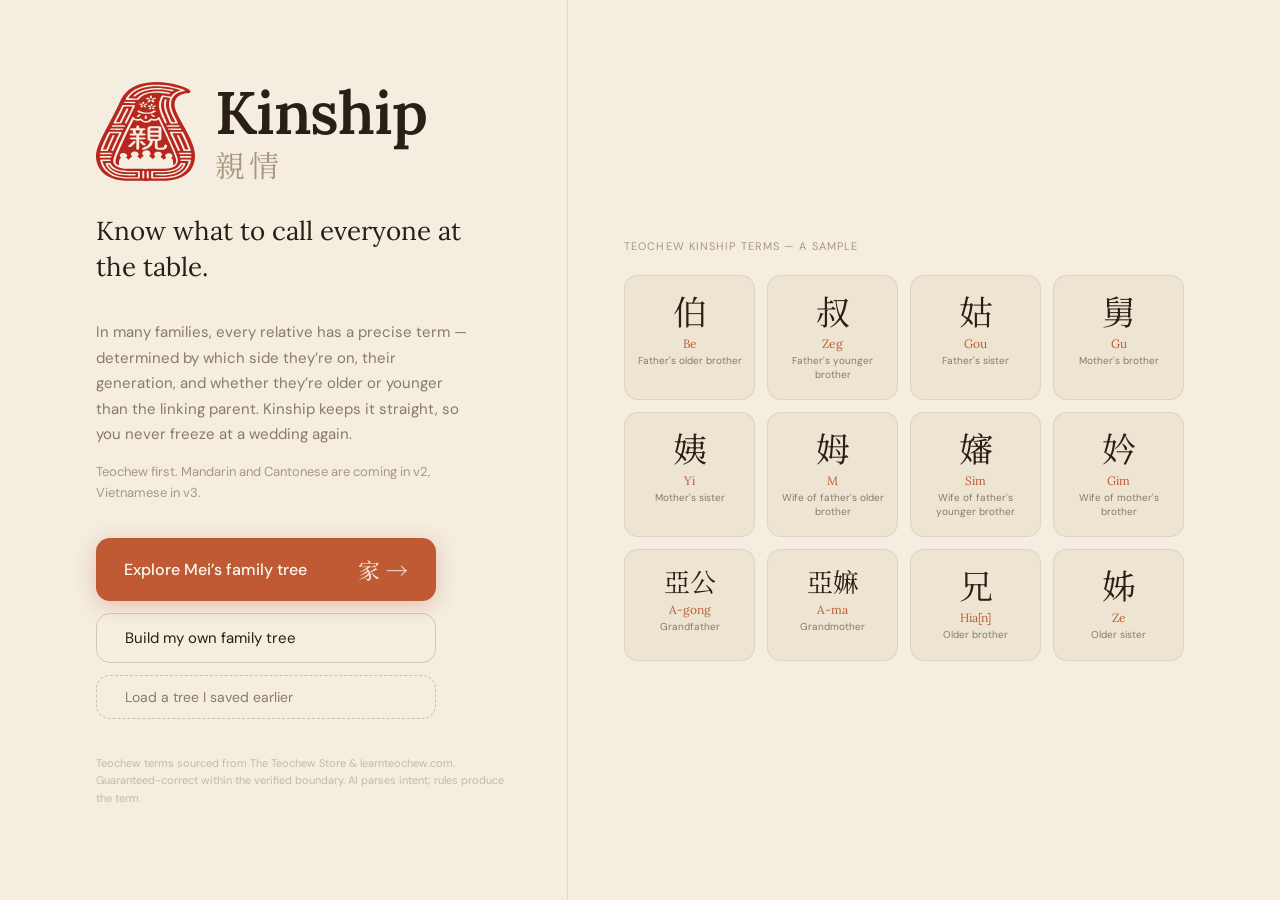
<file: kinship-prototype.html>
<!DOCTYPE html>
<html lang="en">
<head>
<meta charset="utf-8" />
<meta name="viewport" content="width=device-width, initial-scale=1" />
<title>Kinship 親情 — prototype</title>
<link rel="icon" type="image/png" id="favicon" />
<link rel="preconnect" href="https://fonts.googleapis.com">
<link rel="preconnect" href="https://fonts.gstatic.com" crossorigin>
<link href="https://fonts.googleapis.com/css2?family=DM+Sans:wght@400;500;700&family=Lora:ital,wght@0,400;0,500;0,600;1,400&family=Noto+Serif+SC:wght@400;500;600&display=swap" rel="stylesheet">
<style>
  * { box-sizing: border-box; }
  html, body { margin: 0; padding: 0; height: 100%; }
  body {
    background: #F4EDE0;
    color: #2A1F14;
    font-family: 'DM Sans', -apple-system, BlinkMacSystemFont, sans-serif;
    overflow: hidden;
  }
  /* No overflow:hidden here — it would clip the .nav/.demobar full-bleed
     breakout. body{overflow:hidden} still prevents viewport scrolling, and
     .treebox handles its own overflow. */
  #app { width: 100%; max-width: 1200px; height: 100vh; margin: 0 auto; display: flex; flex-direction: column; }

  .han { font-family: 'Noto Serif SC', 'Songti SC', 'SimSun', serif; }
  .serif { font-family: 'Lora', serif; }

  button { font-family: inherit; }
  button:focus-visible, input:focus-visible, [tabindex]:focus-visible {
    outline: 2px solid #BF5A35; outline-offset: 2px;
  }

  /* ── Shell ─────────────────────────────────────────────── */
  .nav {
    height: 58px; background: #EDE4D2; flex-shrink: 0;
    border-bottom: 1px solid rgba(42,31,20,0.10);
    display: flex; align-items: center; gap: 26px;
    /* Full-bleed bar inside the capped #app shell: negative margins stretch the
       background to the viewport edges; matching padding keeps the contents
       aligned with the 1200px container. Collapses to plain 24px padding
       whenever the viewport is narrower than the cap. */
    margin: 0 calc(50% - 50vw);
    padding: 0 calc(50vw - 50% + 24px);
  }
  .logo { display: flex; align-items: center; gap: 9px; flex-shrink: 0; }
  .logo img { display: block; flex-shrink: 0; }
  .logo b { font-family: 'Lora', serif; font-size: 21px; font-weight: 600; }
  .logo span { font-size: 15px; color: #A89880; letter-spacing: 0.1em; }

  .tabs { display: flex; gap: 2px; flex: 1; }
  .tab {
    display: flex; align-items: center; gap: 7px; padding: 6px 14px;
    border-radius: 9px; border: none; background: transparent; color: #8A7A68;
    cursor: pointer; font-size: 13px; transition: background .15s, color .15s;
  }
  .tab:hover { background: rgba(42,31,20,0.06); }
  .tab.active { background: #BF5A35; color: #FDF8F0; }
  .tab.active:hover { background: #A94D2C; }
  .tab .han { font-size: 15px; }

  .navbtn {
    padding: 6px 12px; border-radius: 9px; border: 1px solid rgba(42,31,20,0.18);
    background: transparent; cursor: pointer; font-size: 13px; color: #2A1F14;
    display: flex; align-items: center; gap: 8px;
  }
  .navbtn:hover { background: rgba(42,31,20,0.05); }

  .menu {
    position: absolute; top: calc(100% + 6px); right: 0; min-width: 232px; z-index: 100;
    background: #F4EDE0; border-radius: 12px; border: 1px solid rgba(42,31,20,0.12);
    box-shadow: 0 8px 24px rgba(42,31,20,0.14); overflow: hidden;
  }
  .menu button {
    width: 100%; padding: 10px 14px; background: none; border: none; text-align: left;
    border-bottom: 1px solid rgba(42,31,20,0.06); cursor: pointer;
    display: flex; align-items: center; gap: 10px;
  }
  .menu button:hover:not(:disabled) { background: #EDE4D2; }
  .menu button:disabled { opacity: .45; cursor: default; }

  .nudge {
    display: flex; align-items: center; gap: 12px;
    padding: 11px 20px; background: #F6EFE2;
    border-bottom: 1px solid rgba(42,31,20,0.10);
  }
  .dropzone {
    position: fixed; inset: 0; z-index: 400; display: flex;
    align-items: center; justify-content: center; pointer-events: none;
    background: rgba(244,237,224,0.94); backdrop-filter: blur(2px);
  }
  .dropzone > div {
    border: 2px dashed rgba(191,90,53,0.55); border-radius: 20px;
    padding: 44px 60px; text-align: center;
  }

  .egochip { display: flex; align-items: center; gap: 8px; flex-shrink: 0; }
  .avatar {
    width: 28px; height: 28px; border-radius: 50%; background: #BF5A35;
    border: 2px solid #BF5A35; color: #FDF8F0; font-size: 12px;
    display: flex; align-items: center; justify-content: center; overflow: hidden;
  }

  /* ── Demo banner ───────────────────────────────────────── */
  .demobar {
    flex-shrink: 0; display: flex; align-items: center; gap: 14px;
    background: rgba(200,164,90,0.16);
    border-bottom: 1px solid rgba(200,164,90,0.35); font-size: 12.5px; color: #6B5B45;
    /* Same full-bleed breakout as .nav so the top chrome reads as one unit. */
    margin: 0 calc(50% - 50vw);
    padding: 9px calc(50vw - 50% + 24px);
  }
  .demobar .dot {
    width: 7px; height: 7px; border-radius: 50%; background: #C8A45A; flex-shrink: 0;
  }
  .demobar .spacer { flex: 1; }
  .btn-amber {
    padding: 5px 14px; border-radius: 20px; border: 1px solid rgba(191,90,53,0.45);
    background: #BF5A35; color: #FDF8F0; font-size: 12px; cursor: pointer; font-weight: 500;
  }
  .btn-amber:hover { background: #A94D2C; }
  .btn-ghost {
    padding: 5px 12px; border-radius: 20px; border: 1px solid rgba(42,31,20,0.18);
    background: transparent; color: #6B5B45; font-size: 12px; cursor: pointer;
  }
  .btn-ghost:hover { background: rgba(42,31,20,0.06); }

  /* ── Modal ─────────────────────────────────────────────── */
  .backdrop {
    position: fixed; inset: 0; background: rgba(42,31,20,0.45); z-index: 500;
    display: flex; align-items: center; justify-content: center; padding: 24px;
  }
  .modal {
    background: #F4EDE0; border-radius: 18px; padding: 30px; max-width: 460px; width: 100%;
    box-shadow: 0 24px 60px rgba(42,31,20,0.3); border: 1px solid rgba(42,31,20,0.1);
  }
  .modal h3 { font-family: 'Lora', serif; font-size: 21px; margin: 0 0 10px; font-weight: 600; }
  .modal p { font-size: 14px; color: #8A7A68; line-height: 1.65; margin: 0 0 8px; }
  .modal .row { display: flex; gap: 10px; margin-top: 22px; }
  .btn-primary {
    flex: 1; padding: 12px; border-radius: 12px; border: none; background: #BF5A35;
    color: #FDF8F0; font-size: 14px; font-weight: 500; cursor: pointer;
  }
  .btn-primary:hover { background: #A94D2C; }
  .btn-secondary {
    flex: 1; padding: 12px; border-radius: 12px; background: transparent;
    border: 1px solid rgba(42,31,20,0.2); color: #2A1F14; font-size: 14px; cursor: pointer;
  }
  .btn-secondary:hover { background: rgba(42,31,20,0.05); }

  /* ── Generic ───────────────────────────────────────────── */
  .screen { flex: 1; overflow: hidden; display: flex; }
  /* Tree screen: the treebox's full-bleed swimlanes must escape to the
     viewport edges, so this screen must not clip. min-height:0 keeps the
     flex column from blowing out without overflow:hidden's help. */
  .screen.screen-bleed { overflow: visible; min-height: 0; }
  .panel { padding: 26px 28px; overflow-y: auto; }
  .eyebrow {
    font-size: 11px; color: #A89880; letter-spacing: 0.10em;
    text-transform: uppercase; margin-bottom: 14px;
  }
  h2.title { font-family: 'Lora', serif; font-size: 20px; font-weight: 600; margin: 0 0 4px; }
  .sub { font-size: 12px; color: #8A7A68; margin: 0 0 18px; }
  .card { background: #EDE4D2; border: 1px solid rgba(42,31,20,0.08); border-radius: 16px; }
  .pill {
    padding: 5px 14px; border-radius: 20px; border: none; background: transparent;
    color: #8A7A68; font-size: 12px; cursor: pointer; transition: all .15s;
  }
  .pill:hover { color: #2A1F14; }
  .pill.active { color: #FDF8F0; font-weight: 500; }
  .pill.active.all { background: #2A1F14; }
  .pill.active.paternal { background: #BF5A35; }
  .pill.active.maternal { background: #4A7B6B; }
  .pillgroup { display: flex; padding: 3px; background: #EDE4D2; border-radius: 24px; gap: 2px; }

  .listbtn {
    width: 100%; padding: 10px 14px; border-radius: 10px; text-align: left;
    background: #EDE4D2; border: 1px solid rgba(42,31,20,0.10); cursor: pointer;
    display: flex; align-items: center; justify-content: space-between;
    font-size: 13px; color: #2A1F14; margin-bottom: 6px;
  }
  .listbtn:hover { background: #E6DDD0; }

  .chip {
    padding: 5px 12px; border-radius: 20px; background: #EDE4D2;
    border: 1px solid rgba(42,31,20,0.12); font-size: 12px; color: #2A1F14; cursor: pointer;
  }
  .chip:hover { background: #E6DDD0; }

  /* ── Zoom ─────────────────────────────────────────────── */
  .treebox {
    position: relative; overflow: auto; background: transparent;
    cursor: grab; overscroll-behavior: contain;
    -webkit-user-select: none; user-select: none; /* drag means pan, not text selection */
    display: flex;
    /* No center alignment here: centering a flex child that is BIGGER than a
       scroll container pushes half the overflow past the scroll origin, where
       no scrollbar can reach it. The child's margin:auto centers it while it
       fits and collapses to 0 once it overflows, keeping every edge scrollable. */
  }
  .treebox > [data-tree-svg] { flex: 0 0 auto; margin: auto; }
  .treebox:active { cursor: grabbing; }
  /* No size transition: the scroll correction that keeps the cursor anchored
     runs immediately, so an animating width would leave it chasing stale
     dimensions. Smoothness comes from the continuous zoom factor instead. */
  /* overflow:visible lets the overdrawn swimlane bands paint past the SVG
     element (they extend far beyond the viewBox), so the lanes always fill
     the panel — even when a zoomed-out tree is narrower than its box. The
     treebox's own overflow still clips them at the panel edge. */
  .treebox [data-tree-svg] { display: block; overflow: visible; }
  .treebox.fitted { overflow: hidden; }
  /* .treebox.bleed (My Family page): full-bleed swimlanes. The actual
     margins/padding are MEASURED and applied inline by applyZoom() — a pure
     CSS calc(50% - 50vw) breakout can't stop at the person panel's edge when
     it is open. Not used on Ask/Bloom, where the tree sits in a card. */
  .zoombar {
    display: flex; align-items: center; gap: 2px; flex-shrink: 0;
    background: #EDE4D2; border: 1px solid rgba(42,31,20,0.14);
    border-radius: 20px; padding: 3px;
  }
  .zoombar button {
    min-width: 26px; height: 24px; border: none; background: transparent;
    color: #6B5B45; font-size: 15px; line-height: 1; cursor: pointer;
    border-radius: 16px; padding: 0 7px;
  }
  .zoombar button:hover { background: rgba(42,31,20,0.08); color: #2A1F14; }
  .zoombar button.fit { font-size: 11px; letter-spacing: .04em; }
  .zoombar #zoomLabel {
    min-width: 40px; text-align: center; font-size: 11px; color: #8A7A68;
    font-variant-numeric: tabular-nums;
  }

  /* Onboarding: questions on the left, the family forming on the right.
     Below 980px the aside is dropped rather than squeezing the form. */
  .onboard-form  { flex: 1 1 460px; min-width: 0; }
  .onboard-aside { flex: 1 1 380px; min-width: 0; }
  @media (max-width: 980px) { .onboard-aside { display: none; } }

  .node { cursor: pointer; }
  .node:hover circle.body { filter: brightness(0.97); }

  input[type=text] {
    flex: 1; background: none; border: none; outline: none;
    font-size: 14px; color: #2A1F14; font-family: inherit;
  }
  .searchbox {
    flex: 1; display: flex; align-items: center; gap: 8px; background: #EDE4D2;
    border-radius: 10px; padding: 10px 14px; border: 1px solid rgba(42,31,20,0.15);
  }

  .termgrid { display: grid; grid-template-columns: repeat(3, 1fr); gap: 10px; }
  .termcard {
    padding: 16px 12px; border-radius: 14px; background: #EDE4D2;
    border: 1px solid rgba(42,31,20,0.08); cursor: pointer; text-align: center;
    transition: transform .12s;
  }
  .termcard:hover { transform: translateY(-2px); }

  .counter-row {
    display: flex; align-items: center; justify-content: space-between;
    padding: 12px 0; border-bottom: 1px solid rgba(42,31,20,0.08);
  }
  .stepper { width: 30px; height: 30px; border-radius: 50%; cursor: pointer; font-size: 18px;
    display: flex; align-items: center; justify-content: center; }
  .stepper.minus { border: 1px solid rgba(42,31,20,0.2); background: none; color: #2A1F14; }
  .stepper.plus { border: none; background: #BF5A35; color: #fff; }

  /* Reveal animations start at opacity 0, so anyone who has motion turned off —
     or whose animations never run — must still be left with a visible tree. */
  @media (prefers-reduced-motion: reduce) {
    * { animation: none !important; transition: none !important; }
    #app svg g, #app svg path, #app [style*="animation"] { opacity: 1 !important; }
  }

  @keyframes drawline { to { stroke-dashoffset: 0 } }
  @keyframes pop { from { transform: scale(0); opacity: 0 } to { transform: scale(1); opacity: 1 } }
  /* Literal values only. A var() here resolves unreliably inside @keyframes —
     the `to` frame gets dropped and the element stays invisible. Connector
     opacity is carried by the path's own attribute, inside an animated group. */
  @keyframes fadein { from { opacity: 0 } to { opacity: 1 } }
  @keyframes slidein { from { opacity: 0; transform: translateX(16px) } to { opacity: 1; transform: none } }

  .scroll { overflow-y: auto; }
  .scroll::-webkit-scrollbar { width: 8px; }
  .scroll::-webkit-scrollbar-thumb { background: rgba(42,31,20,0.15); border-radius: 4px; }
</style>
</head>
<body>
<div id="app"></div>

<script>
/* ══════════════════════════════════════════════════════════════════════════
   KINSHIP 親情 — standalone prototype
   Merged from the Figma Make export ("Create clickable prototype structure").
   Single file, no build step, no runtime dependencies. Open directly in a browser.
   ══════════════════════════════════════════════════════════════════════════ */

/* ── Palette ─────────────────────────────────────────────────────────────── */
var C = {
  bg:       '#F4EDE0',
  surface:  '#EDE4D2',
  ink:      '#2A1F14',
  muted:    '#8A7A68',
  faint:    '#A89880',
  paternal: '#BF5A35',
  maternal: '#4A7B6B',
  self:     '#C8A45A',
  marriage: '#A89880',
  cream:    '#FDF8F0'
};

/* ── Birth-rank sequences ────────────────────────────────────────────────── */
var YI_SEQUENCE = [
  { characters: '大姨', romanization: 'Tua-Yi', label: 'Big — eldest' },
  { characters: '細姨', romanization: 'Soi-Yi', label: 'Small — youngest' }
];
var GU_SEQUENCE = [
  { characters: '大舅', romanization: 'Tua-Gu', label: 'Big — eldest' },
  { characters: '二舅', romanization: 'Zi-Gu',  label: '2nd' },
  { characters: '三舅', romanization: 'Sa-Gu',  label: '3rd' },
  { characters: '細舅', romanization: 'Soi-Gu', label: 'Small — youngest' }
];
function rankSeq(seq, idx) {
  return seq.map(function (s, i) {
    return { characters: s.characters, romanization: s.romanization, label: s.label, isCurrent: i === idx };
  });
}

/* ── Canonical Teochew term table ────────────────────────────────────────── */
var TERM_TABLE = {
  father: { characters: '爸', romanization: 'Ba', pronunciation: 'Bah', breakdown: 'Your father', guaranteed: true },
  mother: { characters: '媽', romanization: 'Ma', pronunciation: 'Mah', breakdown: 'Your mother', guaranteed: true },

  // Grandparents: three naming conventions families actually use. Which one is
  // shown follows STATE.grandparentStyle — see GRANDPARENT_STYLES below.
  'paternal-grandfather': { characters: '亞公', romanization: 'A-gong', pronunciation: 'Ah-gong', breakdown: "Father's father", side: 'paternal', guaranteed: true },
  'paternal-grandmother': { characters: '亞嫲', romanization: 'A-ma', pronunciation: 'Ah-mah', breakdown: "Father's mother", side: 'paternal', guaranteed: true },
  'maternal-grandfather': { characters: '亞公', romanization: 'A-gong', pronunciation: 'Ah-gong', breakdown: "Mother's father", side: 'maternal', guaranteed: true },
  'maternal-grandmother': { characters: '亞嫲', romanization: 'A-ma', pronunciation: 'Ah-mah', breakdown: "Mother's mother", side: 'maternal', guaranteed: true },

  'inner-grandfather': { characters: '內公', romanization: 'Lai-gong', pronunciation: 'Lai-gong', breakdown: "Father's father", side: 'paternal', guaranteed: true, note: '內 Lai (inner) marks the father\u2019s side.' },
  'inner-grandmother': { characters: '內媽', romanization: 'Lai-ma', pronunciation: 'Lai-mah', breakdown: "Father's mother", side: 'paternal', guaranteed: true, note: '內 Lai (inner) marks the father\u2019s side.' },
  'outer-grandfather': { characters: '外公', romanization: 'Gua-gong', pronunciation: 'Gwa-gong', breakdown: "Mother's father", side: 'maternal', guaranteed: true, note: '外 Gua (outer) marks the mother\u2019s side.' },
  'outer-grandmother': { characters: '外媽', romanization: 'Gua-ma', pronunciation: 'Gwa-mah', breakdown: "Mother's mother", side: 'maternal', guaranteed: true, note: '外 Gua (outer) marks the mother\u2019s side.' },

  'plain-grandfather': { characters: '公', romanization: 'Gong', pronunciation: 'Gong', breakdown: 'Your grandfather', guaranteed: true, note: 'The base term, used when there is no need to say which side.' },
  'plain-grandmother': { characters: '媽', romanization: 'Ma', pronunciation: 'Mah', breakdown: 'Your grandmother', guaranteed: true, note: 'The base term, used when there is no need to say which side.' },

  'paternal-uncle-older':        { characters: '伯', romanization: 'Be',     pronunciation: 'Beh',  breakdown: "Father's older brother", side: 'paternal', guaranteed: true, note: 'Prefix A- in casual address: A-be' },
  'paternal-uncle-older-wife':   { characters: '姆', romanization: 'M',      pronunciation: 'Em',   breakdown: "Wife of father's older brother", side: 'paternal', guaranteed: true },
  'paternal-uncle-younger':      { characters: '叔', romanization: 'Zeg',    pronunciation: 'Tsek', breakdown: "Father's younger brother", side: 'paternal', guaranteed: true, note: 'Prefix A- in casual address: A-zeg' },
  'paternal-uncle-younger-wife': { characters: '嬸', romanization: 'Sim',    pronunciation: 'Sim',  breakdown: "Wife of father's younger brother", side: 'paternal', guaranteed: true },
  'paternal-aunt':               { characters: '姑', romanization: 'Gou',    pronunciation: 'Goh',  breakdown: "Father's sister", side: 'paternal', guaranteed: true, note: 'Prefix A- in casual address: A-gou' },
  'paternal-aunt-husband':       { characters: '丈', romanization: 'Die[n]', pronunciation: 'Deen', breakdown: "Husband of father's sister", side: 'paternal', guaranteed: true },

  'maternal-uncle': { characters: '舅', romanization: 'Gu', pronunciation: 'Goo', breakdown: "Mother's brother", side: 'maternal', guaranteed: true, note: 'Base term. With a known sibling set, a rank prefix applies: 大 Tua / number / 細 Soi.' },
  'maternal-uncle-big':   { characters: '大舅', romanization: 'Tua-Gu', pronunciation: 'Twa-Goo', breakdown: "Mother's eldest brother — Big Uncle", side: 'maternal', guaranteed: true, rankLabel: '1st of 4 maternal uncles', rankSequence: rankSeq(GU_SEQUENCE, 0), note: 'Tua 大 (big/eldest) + Gu 舅. Applied to the oldest uncle when the sibling set is known.' },
  'maternal-uncle-2':     { characters: '二舅', romanization: 'Zi-Gu',  pronunciation: 'Tsee-Goo', breakdown: "Mother's 2nd brother — Second Uncle", side: 'maternal', guaranteed: true, rankLabel: '2nd of 4 maternal uncles', rankSequence: rankSeq(GU_SEQUENCE, 1), note: "Zi 二 (second) + Gu 舅. From your cousins' perspective, your mother is 二姨 Zi-Yi (Second Aunt)." },
  'maternal-uncle-3':     { characters: '三舅', romanization: 'Sa-Gu',  pronunciation: 'Sah-Goo', breakdown: "Mother's 3rd brother — Third Uncle", side: 'maternal', guaranteed: true, rankLabel: '3rd of 4 maternal uncles', rankSequence: rankSeq(GU_SEQUENCE, 2), note: 'Sa 三 (third) + Gu 舅.' },
  'maternal-uncle-small': { characters: '細舅', romanization: 'Soi-Gu', pronunciation: 'Soy-Goo', breakdown: "Mother's youngest brother — Small Uncle", side: 'maternal', guaranteed: true, rankLabel: '4th of 4 maternal uncles (youngest)', rankSequence: rankSeq(GU_SEQUENCE, 3), note: 'Soi 細 (small/youngest) + Gu 舅. The youngest always gets Soi, regardless of the number.' },
  'maternal-uncle-wife':  { characters: '妗', romanization: 'Gim', pronunciation: 'Gim', breakdown: "Wife of mother's brother", side: 'maternal', guaranteed: true },

  'maternal-aunt':       { characters: '姨', romanization: 'Yi', pronunciation: 'Yee', breakdown: "Mother's sister", side: 'maternal', guaranteed: true, note: 'Base term. With a known sibling set, a rank prefix applies: 大 Tua / number / 細 Soi.' },
  'maternal-aunt-big':   { characters: '大姨', romanization: 'Tua-Yi', pronunciation: 'Twa-Yee', breakdown: "Mother's eldest sister — Big Aunt", side: 'maternal', guaranteed: true, rankLabel: '1st of 2 maternal aunts (not counting your mother)', rankSequence: rankSeq(YI_SEQUENCE, 0), note: 'Tua 大 (big/eldest) + Yi 姨. Your mother is the middle Yi (2nd); cousins call her 二姨 Zi-Yi.' },
  'maternal-aunt-small': { characters: '細姨', romanization: 'Soi-Yi', pronunciation: 'Soy-Yee', breakdown: "Mother's youngest sister — Small Aunt", side: 'maternal', guaranteed: true, rankLabel: '2nd of 2 maternal aunts (youngest)', rankSequence: rankSeq(YI_SEQUENCE, 1), note: 'Soi 細 (small/youngest) + Yi 姨. With only 2 aunts, the 2nd is automatically the smallest.' },
  'maternal-aunt-husband': { characters: '丈', romanization: 'Die[n]', pronunciation: 'Deen', breakdown: "Husband of mother's sister", side: 'maternal', guaranteed: true },

  // ── Third and fourth ascending generations ──────────────────────────────
  // 老 Lau- is the same prefix already used for 老姨/老丈 — it steps one
  // generation above the grandparents. 祖 Zou marks the ancestral generation.
  'great-grandfather': { characters: '老公', romanization: 'Lau-gong', pronunciation: 'Lao-gong', breakdown: "Your grandparent's father", guaranteed: true, note: 'Lau- 老 steps one generation above 亞公 A-gong.' },
  'great-grandmother': { characters: '老嫲', romanization: 'Lau-ma',   pronunciation: 'Lao-mah',  breakdown: "Your grandparent's mother", guaranteed: true, note: 'Lau- 老 steps one generation above 亞嫲 A-ma.' },
  'great-great-grandfather': { characters: '祖公', romanization: 'Zou-gong', pronunciation: 'Tsou-gong', breakdown: "Your great-grandparent's father", guaranteed: true, note: '祖 Zou marks the ancestral generation, two steps above 亞公 A-gong.' },
  'great-great-grandmother': { characters: '祖媽', romanization: 'Zou-ma',   pronunciation: 'Tsou-mah',  breakdown: "Your great-grandparent's mother", guaranteed: true, note: '祖 Zou marks the ancestral generation, two steps above 亞嫲 A-ma.' },

  'maternal-great-aunt':         { characters: '老姨', romanization: 'Lau-yi',     pronunciation: 'Lao-yee',  breakdown: "Mother's mother's sister", side: 'maternal', guaranteed: true, note: 'Lau- 老 (grand) applied to Yi 姨, stepping one generation up.' },
  'maternal-great-aunt-husband': { characters: '老丈', romanization: 'Lau-die[n]', pronunciation: 'Lao-deen', breakdown: "Husband of mother's mother's sister", side: 'maternal', guaranteed: true },

  'older-brother':   { characters: '兄', romanization: 'Hia[n]', pronunciation: 'Hian', breakdown: 'Your older brother',   side: 'self', guaranteed: true },
  'younger-brother': { characters: '弟', romanization: 'Di',     pronunciation: 'Dee',  breakdown: 'Your younger brother', side: 'self', guaranteed: true, addressByName: true, note: 'Junior relatives may also be addressed by first name' },
  'older-sister':    { characters: '姊', romanization: 'Ze',     pronunciation: 'Tse',  breakdown: 'Your older sister',    side: 'self', guaranteed: true },
  'younger-sister':  { characters: '妹', romanization: 'Mue',    pronunciation: 'Mweh', breakdown: 'Your younger sister',  side: 'self', guaranteed: true, addressByName: true, note: 'Junior relatives may also be addressed by first name' },

  'cousin-older-male':     { characters: '兄', romanization: 'Hia[n]', pronunciation: 'Hian', breakdown: 'Older male cousin — addressed as elder brother',     guaranteed: true },
  'cousin-younger-male':   { characters: '弟', romanization: 'Di',     pronunciation: 'Dee',  breakdown: 'Younger male cousin — addressed as younger brother', guaranteed: true, addressByName: true },
  'cousin-older-female':   { characters: '姊', romanization: 'Ze',     pronunciation: 'Tse',  breakdown: 'Older female cousin — addressed as elder sister',     guaranteed: true },
  'cousin-younger-female': { characters: '妹', romanization: 'Mue',    pronunciation: 'Mweh', breakdown: 'Younger female cousin — addressed as younger sister', guaranteed: true, addressByName: true },

  // ── In-law terms for your own household ────────────────────────────────
  'brother-wife':           { characters: '嫂',   romanization: 'Soh',      pronunciation: 'Soh',        breakdown: "Your brother's wife", side: 'self', guaranteed: true },
  'younger-brother-wife': { characters: '細姆', romanization: 'Soi-m', pronunciation: 'Soy-mm', breakdown: "Younger brother's wife", guaranteed: true, note: '細 Soi (small) distinguishes her from 嫂 Soh, the elder brother\u2019s wife.' },
  'elder-sister-husband':   { characters: '姊夫', romanization: 'Ze-hu',    pronunciation: 'Tse-hoo',    breakdown: "Your elder sister's husband", side: 'self', guaranteed: true },
  'younger-sister-husband': { characters: '妹婿', romanization: 'Mue-sai',  pronunciation: 'Mweh-sai',   breakdown: "Your younger sister's husband", side: 'self', guaranteed: true },
  'husband': { characters: '翁', romanization: 'Ang', pronunciation: 'Ang', breakdown: 'Your husband', side: 'self', guaranteed: true, addressByName: true, note: 'The everyday word for a husband. Couples commonly address each other by name.' },
  'wife':    { characters: '𡚸', romanization: 'Bhou', pronunciation: 'Bhou', breakdown: 'Your wife', side: 'self', guaranteed: true, addressByName: true, note: 'The everyday word for a wife. 𡚸 is a dialect character and may not display on every device; couples commonly address each other by name.' },
  'daughter-in-law':        { characters: '媳婦', romanization: 'Sin-pu',   pronunciation: 'Sin-poo',    breakdown: "Your son's wife", guaranteed: true, addressByName: true },
  'son-in-law':             { characters: '仔婿', romanization: 'Gia-sai',  pronunciation: 'Gia-sai',    breakdown: "Your daughter's husband", guaranteed: true, addressByName: true },
  'grandchild-spouse':      { characters: '孫婿', romanization: 'Sung-sai', pronunciation: 'Soong-sai',  breakdown: "The spouse of a nephew, niece or grandchild", guaranteed: true, addressByName: true },
  'great-grandchild':       { characters: '曾孫', romanization: 'Ceng-sung', pronunciation: 'Tseng-soong', breakdown: 'Your great-grandchild', guaranteed: true, addressByName: true, note: 'Ceng- 曾 marks the third descending generation, below 孫 Sung.' },

  grandchild: { characters: '孫', romanization: 'Sung', pronunciation: 'Soong', breakdown: 'Grandchild (also used broadly for nephew/niece)', guaranteed: true, addressByName: true, note: 'Nephews, nieces, and grandchildren broadly collapse to Sung in Teochew address' },

  'address-by-name': { characters: '—', romanization: '(name)', pronunciation: '—', breakdown: 'Addressed by first name', guaranteed: true, addressByName: true, note: 'Anyone junior in both age and generation is addressed by first name. Exception: a young uncle or aunt (senior in generation even if young in years) still uses the title.' }
};

/* Families differ on this one. Some use 亞公 for both grandfathers; some mark the
   sides with 內 (inner, father's) and 外 (outer, mother's); some use the plain
   term and let context do the work. The app follows whichever you pick rather
   than asserting one is correct. */
var GRANDPARENT_STYLES = {
  a:      { label: '亞公 A-gong',  hint: 'Same term for both sides',
            paternal: ['paternal-grandfather', 'paternal-grandmother'],
            maternal: ['maternal-grandfather', 'maternal-grandmother'] },
  inner:  { label: '內公 / 外公',   hint: 'Inner for father\u2019s side, outer for mother\u2019s',
            paternal: ['inner-grandfather', 'inner-grandmother'],
            maternal: ['outer-grandfather', 'outer-grandmother'] },
  plain:  { label: '公 Gong',      hint: 'Base term, no side marked',
            paternal: ['plain-grandfather', 'plain-grandmother'],
            maternal: ['plain-grandfather', 'plain-grandmother'] }
};

function grandparentTermKey(side, male) {
  var style = GRANDPARENT_STYLES[STATE.grandparentStyle] || GRANDPARENT_STYLES.a;
  var pair = side === 'maternal' ? style.maternal : style.paternal;
  return male ? pair[0] : pair[1];
}

/* ── Person → role mapping ───────────────────────────────────────────────── */
var PERSON_ROLES = {
  'ba': 'father',
  'ma': 'mother',
  'pa-gong': 'paternal-grandfather',
  'pa-ma': 'paternal-grandmother',
  'ma-gong': 'maternal-grandfather',
  'ma-ma': 'maternal-grandmother',
  'uncle-be': 'paternal-uncle-older',
  'aunt-m': 'paternal-uncle-older-wife',
  'uncle-zeg': 'paternal-uncle-younger',
  'aunt-sim': 'paternal-uncle-younger-wife',
  'aunt-gou': 'paternal-aunt',
  'uncle-gu-older': 'maternal-uncle-big',
  'uncle-gu': 'maternal-uncle-2',
  'uncle-gu-2': 'maternal-uncle-3',
  'uncle-gu-3': 'maternal-uncle-small',
  'aunt-yi-older': 'maternal-aunt-big',
  'aunt-yi': 'maternal-aunt-small',
  'bro-older': 'older-brother',
  'sis-younger': 'younger-sister',
  'cousin-alvin': 'cousin-younger-male',
  'gm-sis': 'maternal-great-aunt',
  'gm-sis-h': 'maternal-great-aunt-husband'
};

var RELATIONSHIP_TEXT = {
  father: 'Your father',
  mother: 'Your mother',
  'paternal-grandfather': "Your father's father",
  'paternal-grandmother': "Your father's mother",
  'maternal-grandfather': "Your mother's father",
  'maternal-grandmother': "Your mother's mother",
  'paternal-uncle-older': "Your father's older brother",
  'paternal-uncle-older-wife': "Wife of your father's older brother",
  'paternal-uncle-younger': "Your father's younger brother",
  'paternal-uncle-younger-wife': "Wife of your father's younger brother",
  'paternal-aunt': "Your father's sister",
  'maternal-uncle-big': "Your mother's eldest brother — Big Uncle",
  'maternal-uncle-2': "Your mother's 2nd brother — Second Uncle",
  'maternal-uncle-3': "Your mother's 3rd brother — Third Uncle",
  'maternal-uncle-small': "Your mother's youngest brother — Small Uncle",
  'maternal-uncle-wife': "Wife of your mother's brother",
  'maternal-aunt-big': "Your mother's eldest sister — Big Aunt",
  'maternal-aunt-small': "Your mother's youngest sister — Small Aunt",
  'maternal-aunt-husband': "Husband of your mother's sister",
  'maternal-great-aunt': "Your mother's mother's sister",
  'maternal-great-aunt-husband': "Husband of your mother's mother's sister",
  'older-brother': 'Your older brother',
  'younger-brother': 'Your younger brother',
  'older-sister': 'Your older sister',
  'younger-sister': 'Your younger sister',
  'cousin-younger-male': "Your mother's brother's son",
  'maternal-uncle': "Your mother's brother",
  'maternal-aunt': "Your mother's sister"
};

var EXTENDED_TEXT = {
  'gm-child1': "Your grandmother's sister's daughter",
  'gm-child2': "Your grandmother's sister's son",
  'gm-gc1': "Your grandmother's sister's granddaughter",
  'gm-gc2': "Your grandmother's sister's grandson"
};

/* ── Countries ─────────────────────────────────────────────────────────────
   The full ISO list, because a family can come from anywhere. The diaspora
   countries this app was built around keep hand-picked colors; everything else
   is assigned a stable color from a palette, so charts stay legible whoever
   turns up in the data.                                                      */
var COUNTRY_NAMES = {
  AF:'Afghanistan',AL:'Albania',DZ:'Algeria',AD:'Andorra',AO:'Angola',AG:'Antigua and Barbuda',
  AR:'Argentina',AM:'Armenia',AU:'Australia',AT:'Austria',AZ:'Azerbaijan',BS:'Bahamas',BH:'Bahrain',
  BD:'Bangladesh',BB:'Barbados',BY:'Belarus',BE:'Belgium',BZ:'Belize',BJ:'Benin',BT:'Bhutan',
  BO:'Bolivia',BA:'Bosnia and Herzegovina',BW:'Botswana',BR:'Brazil',BN:'Brunei',BG:'Bulgaria',
  BF:'Burkina Faso',BI:'Burundi',KH:'Cambodia',CM:'Cameroon',CA:'Canada',CV:'Cape Verde',
  CF:'Central African Republic',TD:'Chad',CL:'Chile',CN:'China',CO:'Colombia',KM:'Comoros',
  CG:'Congo',CD:'Congo (DRC)',CR:'Costa Rica',CI:"Côte d'Ivoire",HR:'Croatia',CU:'Cuba',CY:'Cyprus',
  CZ:'Czechia',DK:'Denmark',DJ:'Djibouti',DM:'Dominica',DO:'Dominican Republic',EC:'Ecuador',
  EG:'Egypt',SV:'El Salvador',GQ:'Equatorial Guinea',ER:'Eritrea',EE:'Estonia',SZ:'Eswatini',
  ET:'Ethiopia',FJ:'Fiji',FI:'Finland',FR:'France',GA:'Gabon',GM:'Gambia',GE:'Georgia',DE:'Germany',
  GH:'Ghana',GR:'Greece',GD:'Grenada',GT:'Guatemala',GN:'Guinea',GW:'Guinea-Bissau',GY:'Guyana',
  HT:'Haiti',HN:'Honduras',HK:'Hong Kong',HU:'Hungary',IS:'Iceland',IN:'India',ID:'Indonesia',
  IR:'Iran',IQ:'Iraq',IE:'Ireland',IL:'Israel',IT:'Italy',JM:'Jamaica',JP:'Japan',JO:'Jordan',
  KZ:'Kazakhstan',KE:'Kenya',KI:'Kiribati',KW:'Kuwait',KG:'Kyrgyzstan',LA:'Laos',LV:'Latvia',
  LB:'Lebanon',LS:'Lesotho',LR:'Liberia',LY:'Libya',LI:'Liechtenstein',LT:'Lithuania',LU:'Luxembourg',
  MO:'Macau',MG:'Madagascar',MW:'Malawi',MY:'Malaysia',MV:'Maldives',ML:'Mali',MT:'Malta',
  MH:'Marshall Islands',MR:'Mauritania',MU:'Mauritius',MX:'Mexico',FM:'Micronesia',MD:'Moldova',
  MC:'Monaco',MN:'Mongolia',ME:'Montenegro',MA:'Morocco',MZ:'Mozambique',MM:'Myanmar',NA:'Namibia',
  NR:'Nauru',NP:'Nepal',NL:'Netherlands',NZ:'New Zealand',NI:'Nicaragua',NE:'Niger',NG:'Nigeria',
  KP:'North Korea',MK:'North Macedonia',NO:'Norway',OM:'Oman',PK:'Pakistan',PW:'Palau',
  PS:'Palestine',PA:'Panama',PG:'Papua New Guinea',PY:'Paraguay',PE:'Peru',PH:'Philippines',
  PL:'Poland',PT:'Portugal',QA:'Qatar',RO:'Romania',RU:'Russia',RW:'Rwanda',WS:'Samoa',
  SM:'San Marino',SA:'Saudi Arabia',SN:'Senegal',RS:'Serbia',SC:'Seychelles',SL:'Sierra Leone',
  SG:'Singapore',SK:'Slovakia',SI:'Slovenia',SB:'Solomon Islands',SO:'Somalia',ZA:'South Africa',
  KR:'South Korea',SS:'South Sudan',ES:'Spain',LK:'Sri Lanka',KN:'St Kitts and Nevis',
  LC:'St Lucia',VC:'St Vincent and the Grenadines',SD:'Sudan',SR:'Suriname',SE:'Sweden',
  CH:'Switzerland',SY:'Syria',TW:'Taiwan',TJ:'Tajikistan',TZ:'Tanzania',TH:'Thailand',
  TL:'Timor-Leste',TG:'Togo',TO:'Tonga',TT:'Trinidad and Tobago',TN:'Tunisia',TR:'Türkiye',
  TM:'Turkmenistan',TV:'Tuvalu',UG:'Uganda',UA:'Ukraine',AE:'United Arab Emirates',
  UK:'United Kingdom',US:'United States',UY:'Uruguay',UZ:'Uzbekistan',VU:'Vanuatu',
  VA:'Vatican City',VE:'Venezuela',VN:'Vietnam',YE:'Yemen',ZM:'Zambia',ZW:'Zimbabwe'
};

/* Shorter labels for the migration chart, where horizontal room is fixed */
var COUNTRY_SHORT = {
  US:'USA', UK:'UK', AE:'UAE', KR:'S. Korea', KP:'N. Korea', CD:'DR Congo',
  CF:'C.A.R.', DO:'Dom. Rep.', PG:'Papua N.G.', BA:'Bosnia', VC:'St Vincent',
  KN:'St Kitts', TT:'Trinidad', NZ:'New Zealand'
};

var CURATED_COLORS = {
  CN:'#BF5A35', VN:'#7B6A96', US:'#3E7CA6', MY:'#C8A45A',
  SG:'#4A7B6B', AU:'#6E9E7A', UK:'#A8607A', HK:'#B07A4A',
  TW:'#8A6FA8', TH:'#5C8A73', KH:'#C2705A', LA:'#7E8FA6',
  FR:'#3E7CA6'
};
var FALLBACK_COLORS = ['#8A7A68','#9C6B54','#5F7E8C','#8E7CA6','#6F8F72','#A87C5C',
                       '#75808F','#9B6E7E','#6C8A8A','#A08A5E'];

function countryColor(code) {
  if (CURATED_COLORS[code]) return CURATED_COLORS[code];
  var h = 0;
  for (var i = 0; i < String(code).length; i++) h = (h * 31 + String(code).charCodeAt(i)) % 9973;
  return FALLBACK_COLORS[h % FALLBACK_COLORS.length];
}
function countryName(code) { return COUNTRY_NAMES[code] || code; }
function countryShort(code) { return COUNTRY_SHORT[code] || COUNTRY_NAMES[code] || code; }

/* Codes actually present in the data, largest group first — charts only ever
   show what exists, whatever the full list contains. */
function presentCountries(counts) {
  return Object.keys(counts || {})
    .filter(function (k) { return counts[k]; })
    .sort(function (a, b) { return counts[b] - counts[a] || countryName(a).localeCompare(countryName(b)); });
}

/* Alphabetical for the pickers, so people can type to jump */
function allCountryCodes() {
  return Object.keys(COUNTRY_NAMES).sort(function (a, b) {
    return COUNTRY_NAMES[a].localeCompare(COUNTRY_NAMES[b]);
  });
}

/* ── Demo family (fictional) ─────────────────────────────────────────────────
   birthOrder ranks a person within their own sibling set (1 = eldest).
   birthYear is demo data, used only to compare ages across different sets
   (e.g. you vs. a cousin). Both are needed: rank prefixes come from birthOrder,
   older/younger sibling terms from birthYear.                                */
var SAMPLE_FAMILY = {
  egoId: 'mei',
  isDemo: true,
  people: [
    // ── Gen 0 ───────────────────────────────────────────────────────────
    { id: 'mei',          name: 'Mei',     gender: 'female', isEgo: true, birthOrder: 2, birthYear: 1989, birthDate: '09-14', bornIn: 'US', settledIn: 'US' },
    { id: 'bro-older',    name: 'Daniel',  gender: 'male',   birthOrder: 1, birthYear: 1987, birthDate: '11-02', bornIn: 'US', settledIn: 'US' },
    { id: 'sis-younger',  name: 'Jasmine', gender: 'female', birthOrder: 3, birthYear: 1994, birthDate: '07-11', bornIn: 'US', settledIn: 'US' },
    // Siew-Lan's three children — all older than Mei, born in Vietnam
    // before the family immigrated to the United States.
    { id: 'cousin-f1', name: 'Lan-Anh', gender: 'female', birthOrder: 1, birthYear: 1978, birthDate: '03-12', bornIn: 'VN', settledIn: 'US' },
    { id: 'cousin-m1', name: 'Thanh',   gender: 'male',   birthOrder: 2, birthYear: 1981, birthDate: '08-05', bornIn: 'VN', settledIn: 'US' },
    { id: 'cousin-f2', name: 'Kim-Yen', gender: 'female', birthOrder: 3, birthYear: 1984, birthDate: '11-27', bornIn: 'VN', settledIn: 'US' },
    { id: 'cousin-alvin', name: 'Alvin',   gender: 'male',   birthOrder: 1, birthYear: 1996, birthDate: '07-27', bornIn: 'US', settledIn: 'US' },
    { id: 'gm-gc1',       name: 'Sophie',  gender: 'female', birthOrder: 1, birthYear: 1990, birthDate: '05-08', bornIn: 'US', settledIn: 'US' },
    { id: 'gm-gc2',       name: 'Marcus',  gender: 'male',   birthOrder: 2, birthYear: 1993, birthDate: '10-21', bornIn: 'US', settledIn: 'US' },

    // ── Gen +1 · paternal ───────────────────────────────────────────────
    { id: 'ba',        name: 'Binh',    gender: 'male',   birthOrder: 2, birthYear: 1961, birthDate: '01-23', bornIn: 'VN', settledIn: 'US' },
    { id: 'uncle-be',  name: 'Gek-Ang', gender: 'male',   birthOrder: 1, birthYear: 1958, birthDate: '09-26', bornIn: 'VN', settledIn: 'VN' },
    { id: 'uncle-zeg', name: 'Ah-Huat', gender: 'male',   birthOrder: 3, birthYear: 1964, birthDate: '02-05', bornIn: 'VN', settledIn: 'VN' },
    { id: 'aunt-gou',  name: 'Ah-Lian', gender: 'female', birthOrder: 4, birthYear: 1967, birthDate: '12-30', bornIn: 'VN', settledIn: 'VN' },
    { id: 'aunt-m',    name: 'Ah-Mui',  gender: 'female', birthYear: 1956, birthDate: '04-18', bornIn: 'VN', settledIn: 'VN' },
    { id: 'aunt-sim',  name: 'Ah-Kim',  gender: 'female', birthYear: 1966, birthDate: '07-11', bornIn: 'VN', settledIn: 'VN' },

    // ── Gen +1 · maternal (birth order across the whole sibling set) ─────
    { id: 'ma',             name: 'Lien',     gender: 'female', birthOrder: 3, birthYear: 1962, birthDate: '04-29', bornIn: 'VN', settledIn: 'US' },
    { id: 'aunt-yi-older',  name: 'Siew-Lan', gender: 'female', birthOrder: 1, birthYear: 1957, birthDate: '05-14', bornIn: 'CN', settledIn: 'US' },
    { id: 'uncle-gu-older', name: 'Ah-Cheng', gender: 'male',   birthOrder: 2, birthYear: 1959, birthDate: '08-23', bornIn: 'CN', settledIn: 'US' },
    { id: 'uncle-gu',       name: 'Ah-Kuan',  gender: 'male',   birthOrder: 4, birthYear: 1965, birthDate: '01-31', bornIn: 'VN', settledIn: 'US' },
    { id: 'uncle-gu-2',     name: 'Ah-Boon',  gender: 'male',   birthOrder: 5, birthYear: 1968, birthDate: '07-06', bornIn: 'VN', settledIn: 'US' },
    { id: 'uncle-gu-3',     name: 'Ah-Seng',  gender: 'male',   birthOrder: 6, birthYear: 1971, birthDate: '03-19', bornIn: 'VN', settledIn: 'US' },
    { id: 'aunt-yi',        name: 'Ah-Eng',   gender: 'female', birthOrder: 7, birthYear: 1974, birthDate: '11-24', bornIn: 'VN', settledIn: 'US' },

    // ── Gen +1 · maternal grandmother's sister's children ───────────────
    // Years kept distinct from Ma (1962) and Ah-Kuan (1965): two relatives of the
    // same generation born in the same year leave the engine unable to say who
    // is senior, and it will not guess.
    { id: 'gm-child1', name: 'Betty',   gender: 'female', birthOrder: 1, birthYear: 1960, birthDate: '02-28', bornIn: 'CN', settledIn: 'US' },
    { id: 'gm-child2', name: 'Raymond', gender: 'male',   birthOrder: 2, birthYear: 1963, birthDate: '09-15', bornIn: 'CN', settledIn: 'US' },

    // ── Gen +2 ──────────────────────────────────────────────────────────
    { id: 'pa-gong',  name: 'A-gong',   nickname: 'Gek-Seng', gender: 'male',   birthYear: 1932, birthDate: '08-12', bornIn: 'VN', settledIn: 'VN' },
    { id: 'pa-ma',    name: 'A-ma',     nickname: 'Ah-Choo',  gender: 'female', birthYear: 1935, birthDate: '07-04', bornIn: 'VN', settledIn: 'VN' },
    { id: 'ma-gong',  name: 'A-gong',   nickname: 'Ah-Koh',   gender: 'male',   birthYear: 1934, birthDate: '03-28', bornIn: 'CN', settledIn: 'VN' },
    { id: 'ma-ma',    name: 'A-ma',     nickname: 'Siew-Nah', gender: 'female', birthOrder: 1, birthYear: 1937, birthDate: '11-15', bornIn: 'CN', settledIn: 'VN' },
    { id: 'gm-sis',   name: 'Siew-Gek', gender: 'female', birthOrder: 2, birthYear: 1940, birthDate: '07-22', bornIn: 'CN', settledIn: 'CN' },
    { id: 'gm-sis-h', name: 'Ah-Loh',   gender: 'male',   birthYear: 1938, birthDate: '01-09', bornIn: 'CN', settledIn: 'CN' },

    // ── Gen +3 · great-grandparents (老公 / 老嫲) ────────────────────────
    { id: 'pgf-f', name: 'Teck-Hoo',  gender: 'male',   birthYear: 1902, birthDate: '05-21', bornIn: 'VN', settledIn: 'VN' },
    { id: 'pgf-m', name: 'Poh-Kim',   gender: 'female', birthYear: 1906, birthDate: '09-03', bornIn: 'VN', settledIn: 'VN' },
    { id: 'pgm-f', name: 'Chin-Watt', gender: 'male',   birthYear: 1904, birthDate: '02-16', bornIn: 'VN', settledIn: 'VN' },
    { id: 'pgm-m', name: 'Guek-Neo',  gender: 'female', birthYear: 1909, birthDate: '12-08', bornIn: 'VN', settledIn: 'VN' },
    { id: 'mgf-f', name: 'Sin-Tee',   gender: 'male',   birthYear: 1903, birthDate: '07-30', bornIn: 'CN', settledIn: 'CN' },
    { id: 'mgf-m', name: 'Hoon-Eng',  gender: 'female', birthYear: 1908, birthDate: '04-11', bornIn: 'CN', settledIn: 'CN' },
    // These two are why the row matters: they give A-ma and her sister
    // Siew-Gek real shared parents instead of a fabricated stand-in.
    { id: 'mgm-f', name: 'Kai-Lok',   gender: 'male',   birthYear: 1905, birthDate: '10-19', bornIn: 'CN', settledIn: 'CN' },
    { id: 'mgm-m', name: 'Bee-Choo',  gender: 'female', birthYear: 1911, birthDate: '06-25', bornIn: 'CN', settledIn: 'CN' },

    // ── Gen +4 · great-great-grandparents (祖公 / 祖媽) ──────────────────
    { id: 'ggp-f', name: 'Hock-Sun',  gender: 'male',   birthYear: 1874, birthDate: '03-14', bornIn: 'VN', settledIn: 'VN' },
    { id: 'ggp-m', name: 'Ngoh-Kim',  gender: 'female', birthYear: 1878, birthDate: '11-02', bornIn: 'VN', settledIn: 'VN' },
    { id: 'ggm-f', name: 'Tiong-Hai', gender: 'male',   birthYear: 1876, birthDate: '07-09', bornIn: 'CN', settledIn: 'CN' },
    { id: 'ggm-m', name: 'Suan-Neo',  gender: 'female', birthYear: 1881, birthDate: '01-27', bornIn: 'CN', settledIn: 'CN' }
  ],
  edges: [
    // ── Paternal grandparents ───────────────────────────────────────────
    { type: 'spouse', a: 'pa-gong', b: 'pa-ma' },
    { type: 'parent', a: 'pa-gong', b: 'ba' },        { type: 'parent', a: 'pa-ma', b: 'ba' },
    { type: 'parent', a: 'pa-gong', b: 'uncle-be' },  { type: 'parent', a: 'pa-ma', b: 'uncle-be' },
    { type: 'parent', a: 'pa-gong', b: 'uncle-zeg' }, { type: 'parent', a: 'pa-ma', b: 'uncle-zeg' },
    { type: 'parent', a: 'pa-gong', b: 'aunt-gou' },  { type: 'parent', a: 'pa-ma', b: 'aunt-gou' },

    // ── Paternal uncle marriages ────────────────────────────────────────
    { type: 'spouse', a: 'uncle-be',  b: 'aunt-m' },
    { type: 'spouse', a: 'uncle-zeg', b: 'aunt-sim' },

    // ── Maternal grandparents ───────────────────────────────────────────
    { type: 'spouse', a: 'ma-gong', b: 'ma-ma' },
    { type: 'parent', a: 'ma-gong', b: 'ma' },             { type: 'parent', a: 'ma-ma', b: 'ma' },
    { type: 'parent', a: 'ma-gong', b: 'aunt-yi-older' },  { type: 'parent', a: 'ma-ma', b: 'aunt-yi-older' },
    { type: 'parent', a: 'ma-gong', b: 'uncle-gu-older' }, { type: 'parent', a: 'ma-ma', b: 'uncle-gu-older' },
    { type: 'parent', a: 'ma-gong', b: 'uncle-gu' },       { type: 'parent', a: 'ma-ma', b: 'uncle-gu' },
    { type: 'parent', a: 'ma-gong', b: 'uncle-gu-2' },     { type: 'parent', a: 'ma-ma', b: 'uncle-gu-2' },
    { type: 'parent', a: 'ma-gong', b: 'uncle-gu-3' },     { type: 'parent', a: 'ma-ma', b: 'uncle-gu-3' },
    { type: 'parent', a: 'ma-gong', b: 'aunt-yi' },        { type: 'parent', a: 'ma-ma', b: 'aunt-yi' },

    // ── Great-grandparents (gen +3) ─────────────────────────────────────
    { type: 'spouse', a: 'pgf-f', b: 'pgf-m' },
    { type: 'parent', a: 'pgf-f', b: 'pa-gong' }, { type: 'parent', a: 'pgf-m', b: 'pa-gong' },
    { type: 'spouse', a: 'pgm-f', b: 'pgm-m' },
    { type: 'parent', a: 'pgm-f', b: 'pa-ma' },   { type: 'parent', a: 'pgm-m', b: 'pa-ma' },
    { type: 'spouse', a: 'mgf-f', b: 'mgf-m' },
    { type: 'parent', a: 'mgf-f', b: 'ma-gong' }, { type: 'parent', a: 'mgf-m', b: 'ma-gong' },

    // ── Maternal grandmother's SISTER ───────────────────────────────────
    // The Figma Make export wired gm-sis as a child of ma-gong/ma-ma, making her
    // Ma's sister rather than A-ma's sister — contradicting her 老姨 label. Now
    // that gen +3 exists, she and A-ma share real parents and the relationship
    // is derived from the graph rather than asserted.
    { type: 'spouse', a: 'mgm-f', b: 'mgm-m' },
    { type: 'parent', a: 'mgm-f', b: 'ma-ma' },  { type: 'parent', a: 'mgm-m', b: 'ma-ma' },
    { type: 'parent', a: 'mgm-f', b: 'gm-sis' }, { type: 'parent', a: 'mgm-m', b: 'gm-sis' },

    // ── Great-great-grandparents (gen +4) ───────────────────────────────
    { type: 'spouse', a: 'ggp-f', b: 'ggp-m' },
    { type: 'parent', a: 'ggp-f', b: 'pgf-f' }, { type: 'parent', a: 'ggp-m', b: 'pgf-f' },
    { type: 'spouse', a: 'ggm-f', b: 'ggm-m' },
    { type: 'parent', a: 'ggm-f', b: 'mgm-f' }, { type: 'parent', a: 'ggm-m', b: 'mgm-f' },

    { type: 'spouse', a: 'gm-sis', b: 'gm-sis-h' },
    { type: 'parent', a: 'gm-sis',   b: 'gm-child1' }, { type: 'parent', a: 'gm-sis-h', b: 'gm-child1' },
    { type: 'parent', a: 'gm-sis',   b: 'gm-child2' }, { type: 'parent', a: 'gm-sis-h', b: 'gm-child2' },
    { type: 'parent', a: 'gm-child1', b: 'gm-gc1' },
    { type: 'parent', a: 'gm-child1', b: 'gm-gc2' },

    // ── Parents → Mei and siblings ──────────────────────────────────
    { type: 'spouse', a: 'ba', b: 'ma' },
    { type: 'parent', a: 'ba', b: 'mei' },         { type: 'parent', a: 'ma', b: 'mei' },
    { type: 'parent', a: 'ba', b: 'bro-older' },   { type: 'parent', a: 'ma', b: 'bro-older' },
    { type: 'parent', a: 'ba', b: 'sis-younger' }, { type: 'parent', a: 'ma', b: 'sis-younger' },

    // ── Uncle-gu → Alvin ────────────────────────────────────────────────
    { type: 'parent', a: 'uncle-gu', b: 'cousin-alvin' },
    { type: 'parent', a: 'aunt-yi-older', b: 'cousin-f1' },
    { type: 'parent', a: 'aunt-yi-older', b: 'cousin-m1' },
    { type: 'parent', a: 'aunt-yi-older', b: 'cousin-f2' }
  ]
};

/* The demo tree's anchor, read from the data so copy can't drift out of sync
   with it. Used on the welcome screen too, before the family is loaded. */
function demoEgoName() {
  for (var i = 0; i < SAMPLE_FAMILY.people.length; i++) {
    var p = SAMPLE_FAMILY.people[i];
    if (p.id === SAMPLE_FAMILY.egoId) return p.nickname || p.name;
  }
  return 'the sample';
}

/* ── Tree geometry (from the Figma Make TreeView) ────────────────────────── */
/* Columns are spaced to clear the label plates beneath each node (~70px wide),
   so names, romanization and pronunciation never collide with a neighbor. */
var NODE_POSITIONS = {
  // Gen +4 — great-great-grandparents
  'ggp-f':          { x: -730, y: -560, r: 15 },
  'ggp-m':          { x: -640, y: -560, r: 15 },
  'ggm-f':          { x: 325,  y: -560, r: 15 },
  'ggm-m':          { x: 415,  y: -560, r: 15 },

  // Gen +3 — great-grandparents, each couple centered over their child
  'pgf-f':          { x: -685, y: -385, r: 17 },
  'pgf-m':          { x: -595, y: -385, r: 17 },
  'pgm-f':          { x: -505, y: -385, r: 17 },
  'pgm-m':          { x: -415, y: -385, r: 17 },
  'mgf-f':          { x: 75,   y: -385, r: 17 },
  'mgf-m':          { x: 165,  y: -385, r: 17 },
  'mgm-f':          { x: 370,  y: -385, r: 17 },
  'mgm-m':          { x: 460,  y: -385, r: 17 },

  // Gen +2 — grandparent couples spread apart to leave room for their parents
  'pa-gong':        { x: -640, y: -210, r: 19 },
  'pa-ma':          { x: -460, y: -210, r: 19 },
  'ma-gong':        { x: 120,  y: -210, r: 19 },
  'ma-ma':          { x: 300,  y: -210, r: 19 },
  'gm-sis':         { x: 530,  y: -210, r: 19 },
  'gm-sis-h':       { x: 630,  y: -210, r: 15 },
  'aunt-m':         { x: -760, y: -40, r: 15 },
  'uncle-be':       { x: -670, y: -40, r: 21 },
  'uncle-zeg':      { x: -560, y: -40, r: 21 },
  'aunt-sim':       { x: -470, y: -40, r: 15 },
  'ba':             { x: -240, y: -40, r: 25 },
  'aunt-gou':       { x: -370,  y: -40, r: 21 },
  'ma':             { x: -140,   y: -40, r: 25 },
  'aunt-yi-older':  { x: -30,  y: -40, r: 17 },
  'uncle-gu-older': { x: 65,  y: -40, r: 17 },
  'uncle-gu':       { x: 160,  y: -40, r: 17 },
  'uncle-gu-2':     { x: 255,  y: -40, r: 17 },
  'uncle-gu-3':     { x: 350,  y: -40, r: 17 },
  'aunt-yi':        { x: 445,  y: -40, r: 17 },
  'gm-child1':      { x: 530,  y: -40, r: 21 },
  'gm-child2':      { x: 630,  y: -40, r: 21 },
  'bro-older':      { x: -305, y: 140,  r: 22 },
  'mei':            { x: -190,    y: 140,  r: 30 },
  'sis-younger':    { x: -75,  y: 140,  r: 22 },
  'cousin-alvin':   { x: 285,  y: 140,  r: 17 },
  'gm-gc1':         { x: 505,  y: 140,  r: 17 },
  'cousin-f1':      { x: 30,   y: 140,  r: 17 },
  'cousin-m1':      { x: 110,  y: 140,  r: 17 },
  'cousin-f2':      { x: 190,  y: 140,  r: 17 },
  'gm-gc2':         { x: 580,  y: 140,  r: 17 }
};







var LEGEND = [
  { color: C.paternal, label: 'Paternal',        dashed: false, thick: false },
  { color: C.maternal, label: 'Maternal',        dashed: false, thick: false },
  { color: C.self,     label: 'Your generation', dashed: false, thick: false },
  { color: C.marriage, label: 'Marriage',        dashed: true,  thick: false },
  { color: C.paternal, label: 'Gen. drop',       dashed: false, thick: true }
];

var PATERNAL_IDS = ['ba','pa-gong','pa-ma','uncle-be','uncle-zeg','aunt-gou','aunt-m','aunt-sim'];
var MATERNAL_IDS = ['ma','ma-gong','ma-ma','uncle-gu','uncle-gu-2','uncle-gu-3','uncle-gu-older',
                    'aunt-yi','aunt-yi-older','cousin-alvin','gm-sis','gm-sis-h',
                    'gm-child1','gm-child2','gm-gc1','gm-gc2'];

/* ══════════════════════════════════════════════════════════════════════════
   KINSHIP ENGINE
   Terms are a function of two people and the graph between them — never of a
   fixed "ego". relate(fromId, toId) re-anchors on `from`, so asking what Ming
   calls someone is the same computation as asking what Mei calls them.

   Two consequences fall out of this rather than being special-cased:
   · Siblings share parents, so they share every term outside their sibling set.
   · Generation outranks age. Someone a generation below you uses your title
     even if they are older in years; age only decides terms within a generation.
   ══════════════════════════════════════════════════════════════════════════ */

/* ── Graph accessors ─────────────────────────────────────────────────────── */
function edges() { return STATE.edges || []; }

function parentsOf(id) {
  return edges().filter(function (e) { return e.type === 'parent' && e.b === id; })
                .map(function (e) { return e.a; });
}
function childrenOf(id) {
  return edges().filter(function (e) { return e.type === 'parent' && e.a === id; })
                .map(function (e) { return e.b; });
}
function spouseOf(id) {
  var e = edges().filter(function (e) { return e.type === 'spouse' && (e.a === id || e.b === id); })[0];
  return e ? (e.a === id ? e.b : e.a) : null;
}
/* Full siblings: everyone sharing at least one parent. Explicit sibling edges
   are expanded into a shared virtual parent at load time (see normalizeEdges),
   so this one definition covers both cases. */
function siblingsOf(id) {
  var out = {};
  parentsOf(id).forEach(function (p) {
    childrenOf(p).forEach(function (c) { if (c !== id) out[c] = true; });
  });
  return Object.keys(out);
}

/* A `sibling` edge means "these two are siblings but their parents aren't in
   the tree". Expanding it into a shared virtual parent keeps every downstream
   calculation on one code path — critically, it keeps generation depth honest,
   which treating siblings as depth-equal does not. Virtual parents have no
   layout position, so they never render and never appear in people lists. */
function normalizeEdges(rawEdges) {
  var out = rawEdges.slice();
  rawEdges.forEach(function (e) {
    if (e.type !== 'sibling') return;
    var sharesParent = parentsOfIn(out, e.a).some(function (p) {
      return parentsOfIn(out, e.b).indexOf(p) !== -1;
    });
    if (sharesParent) return;
    var vp = '__vp:' + [e.a, e.b].sort().join('+');
    out.push({ type: 'parent', a: vp, b: e.a, virtual: true });
    out.push({ type: 'parent', a: vp, b: e.b, virtual: true });
  });
  return out.filter(function (e) { return e.type !== 'sibling'; });
}
function parentsOfIn(list, id) {
  return list.filter(function (e) { return e.type === 'parent' && e.b === id; })
             .map(function (e) { return e.a; });
}
function isVirtual(id) { return typeof id === 'string' && id.indexOf('__vp:') === 0; }

/* Ancestors as { id: depth }, walking parent edges only. */
function ancestorMap(id) {
  var seen = {}, frontier = [{ id: id, d: 0 }], guard = 0;
  while (frontier.length && guard++ < 5000) {
    var cur = frontier.shift();
    if (seen[cur.id] !== undefined && seen[cur.id] <= cur.d) continue;
    seen[cur.id] = cur.d;
    parentsOf(cur.id).forEach(function (p) { frontier.push({ id: p, d: cur.d + 1 }); });
  }
  return seen;
}

/* Shortest blood link: how many generations up from each side to a shared point. */
function linkDepths(fromId, toId) {
  var af = ancestorMap(fromId), at = ancestorMap(toId);
  var best = null;
  Object.keys(af).forEach(function (id) {
    if (at[id] === undefined) return;
    var cand = { via: id, dF: af[id], dT: at[id], total: af[id] + at[id] };
    if (!best || cand.total < best.total ||
        (cand.total === best.total && Math.abs(cand.dF - cand.dT) < Math.abs(best.dF - best.dT))) {
      best = cand;
    }
  });
  return best;
}

/* ── Rank prefixes ───────────────────────────────────────────────────────── */
var RANK_NUMERALS = [
  null,
  { c: '大', r: 'Tua', label: 'Big — eldest' },
  { c: '二', r: 'Zi',  label: '2nd' },
  { c: '三', r: 'Sa',  label: '3rd' },
  { c: '四', r: 'Si',  label: '4th' },
  { c: '五', r: 'Ngou',label: '5th' },
  { c: '六', r: 'Lag', label: '6th' },
  { c: '七', r: 'Cig', label: '7th' },
  { c: '八', r: 'Boih',label: '8th' },
  { c: '九', r: 'Gau', label: '9th' }
];
var RANK_SMALL = { c: '細', r: 'Soi', label: 'Small — youngest' };

/* Eldest takes 大 Tua, youngest takes 細 Soi, everyone between takes a numeral.

   `alwaysRank` decides what happens to a set of one. For your parent's own
   siblings the single-relative exception applies — with one maternal uncle there
   is nobody to rank against, so he is simply 舅 Gu. For a parent's cousin the
   prefix marks their seniority within their own sibling line, so the eldest
   takes 大 even when they are the only one of their gender.
   OPEN: confirm against the Terms database — this is the Betty / Raymond case. */
function rankPrefix(position, total, alwaysRank) {
  if (total <= 1) return alwaysRank ? RANK_NUMERALS[1] : null;
  if (position === 1) return RANK_NUMERALS[1];
  if (position === total) return RANK_SMALL;
  return RANK_NUMERALS[position] || null;
}

function byBirthOrder(ids) {
  return ids.slice().sort(function (x, y) {
    var px = getPerson(x), py = getPerson(y);
    var ox = px && px.birthOrder != null ? px.birthOrder : 999;
    var oy = py && py.birthOrder != null ? py.birthOrder : 999;
    if (ox !== oy) return ox - oy;
    var yx = px && px.birthYear != null ? px.birthYear : 9999;
    var yy = py && py.birthYear != null ? py.birthYear : 9999;
    return yx - yy;
  });
}

/* Builds the ranked term for an uncle/aunt within their own sibling set.
   `pool` is the set they are ranked against (e.g. all of mother's brothers). */
function rankedTerm(targetId, pool, base, side, breakdown, noteExtra, alwaysRank) {
  var ordered = byBirthOrder(pool);
  var position = ordered.indexOf(targetId) + 1;
  var prefix = rankPrefix(position, ordered.length, alwaysRank);

  var term = {
    characters: base.c, romanization: base.r, pronunciation: base.p,
    breakdown: breakdown, side: side, guaranteed: true
  };

  if (!prefix) {
    term.note = ordered.length === 1
      ? 'Only one in this set, so no rank prefix is used — just ' + base.c + ' ' + base.r + '.'
      : noteExtra;
    return term;
  }

  term.characters = prefix.c + base.c;
  term.romanization = prefix.r + '-' + base.r;
  term.pronunciation = prefix.r + '-' + base.p;
  term.rankLabel = position + (position === 1 ? 'st' : position === 2 ? 'nd' : position === 3 ? 'rd' : 'th') +
    ' of ' + ordered.length + ' ' + (side === 'maternal' ? 'maternal' : 'paternal') + ' ' + base.setName +
    (position === ordered.length ? ' (youngest)' : '');
  term.rankSequence = ordered.map(function (id, i) {
    var p = rankPrefix(i + 1, ordered.length, alwaysRank);
    return {
      characters: (p ? p.c : '') + base.c,
      romanization: (p ? p.r + '-' : '') + base.r,
      label: p ? p.label : '—',
      isCurrent: i + 1 === position
    };
  });
  term.note = prefix.c + ' ' + prefix.r + ' + ' + base.c + ' ' + base.r + '. ' + (noteExtra || '');
  return term;
}

var BASE = {
  gu:  { c: '舅', r: 'Gu',  p: 'Goo', setName: 'uncles' },
  yi:  { c: '姨', r: 'Yi',  p: 'Yee', setName: 'aunts' },
  be:  { c: '伯', r: 'Be',  p: 'Beh', setName: 'uncles' },
  zeg: { c: '叔', r: 'Zeg', p: 'Tsek', setName: 'uncles' },
  gou: { c: '姑', r: 'Gou', p: 'Goh', setName: 'aunts' }
};

function clone(t, over) {
  var o = {};
  Object.keys(t).forEach(function (k) { o[k] = t[k]; });
  Object.keys(over || {}).forEach(function (k) { o[k] = over[k]; });
  return o;
}

/* Which side of the family does `viaId` sit on, from `fromId`'s view?
   Returns null when both parents connect (your own siblings and descendants),
   since those belong to no single side. */
function sideVia(fromId, viaId) {
  var ps = parentsOf(fromId);
  var matches = ps.filter(function (p) {
    return p === viaId || ancestorMap(p)[viaId] !== undefined || sharesAncestor(p, viaId);
  });
  if (matches.length !== 1) return null;
  var p = getPerson(matches[0]);
  return p && p.gender === 'male' ? 'paternal' : 'maternal';
}

/* Relative age within the same generation. Returns 'older' | 'younger' | null. */
/* 堂 or 表 is decided by surname, which in practice means: cousins through your
   father's *brother* share your surname and take 堂; every other cousin takes 表.
   Returns null when a gender is unrecorded rather than guessing a prefix. */
function cousinPrefix(fromId, toId) {
  var mine = parentsOf(fromId), theirs = parentsOf(toId);
  for (var i = 0; i < mine.length; i++) {
    var sibs = siblingsOf(mine[i]);
    for (var j = 0; j < theirs.length; j++) {
      if (sibs.indexOf(theirs[j]) === -1) continue;
      var p = getPerson(mine[i]), q = getPerson(theirs[j]);
      if (!p || !q) continue;
      var pk = p.gender === 'male' || p.gender === 'female';
      var qk = q.gender === 'male' || q.gender === 'female';
      if (!pk || !qk) return null;             // don't guess a prefix
      return (p.gender === 'male' && q.gender === 'male')
        ? { chars: '堂', rom: 'Tang', why: 'through your father\u2019s brother, so you share a surname' }
        : { chars: '表', rom: 'Bieu', why: 'through a married-out line, so the surnames differ' };
    }
  }
  return null;
}

var COUSIN_STEM = {
  'cousin-older-male':     { c: '兄', r: 'hia[n]' },
  'cousin-younger-male':   { c: '弟', r: 'di' },
  'cousin-older-female':   { c: '姊', r: 'ze' },
  'cousin-younger-female': { c: '妹', r: 'mue' }
};

function relativeAge(fromId, toId) {
  var a = getPerson(fromId), b = getPerson(toId);
  if (!a || !b) return null;
  if (a.birthYear != null && b.birthYear != null && a.birthYear !== b.birthYear) {
    return b.birthYear < a.birthYear ? 'older' : 'younger';
  }
  if (a.birthOrder != null && b.birthOrder != null && a.birthOrder !== b.birthOrder) {
    var sharedParents = parentsOf(fromId).filter(function (p) { return parentsOf(toId).indexOf(p) !== -1; });
    if (sharedParents.length) return b.birthOrder < a.birthOrder ? 'older' : 'younger';
  }
  return null;
}

/* ── The engine ──────────────────────────────────────────────────────────── */
/* Returns a term object, or null when the relationship falls outside what the
   rules can verify. Never guesses. */
function relate(fromId, toId) {
  if (!fromId || !toId) return null;
  if (fromId === toId) {
    return { characters: '我', romanization: 'Ua', pronunciation: 'Wah',
             breakdown: 'Yourself — the anchor of the tree', side: 'self', guaranteed: true, isSelf: true };
  }

  return relateBlood(fromId, toId);
}

function relateBlood(fromId, toId) {
  var link = linkDepths(fromId, toId);
  if (!link) return null;

  var dF = link.dF, dT = link.dT, via = link.via;
  var side = sideVia(fromId, toId) || sideVia(fromId, via);
  var toP = getPerson(toId);
  var male = toP && toP.gender === 'male';

  /* Almost every Teochew term splits on gender — 伯 or 姑, 兄 or 姊. Where it
     isn't recorded the term genuinely isn't knowable, so nothing is returned
     rather than defaulting to one and quietly being wrong half the time. */
  var genderKnown = toP && (toP.gender === 'male' || toP.gender === 'female');
  var needsGender = !(dF === 0 || (dF === 1 && dT > 1));   // descendants collapse to 孫
  if (!genderKnown && needsGender) return null;

  /* ── Direct ancestors ── */
  if (dT === 0 && dF === 1) {
    return male
      ? clone(TERM_TABLE.father, {})
      : clone(TERM_TABLE.mother, {});
  }
  if (dT === 0 && dF === 2) {
    return clone(TERM_TABLE[grandparentTermKey(side, male)], {});
  }
  if (dT === 0 && dF === 3) {
    return clone(TERM_TABLE[male ? 'great-grandfather' : 'great-grandmother'], { side: side || undefined });
  }
  if (dT === 0 && dF === 4) {
    return clone(TERM_TABLE[male ? 'great-great-grandfather' : 'great-great-grandmother'], { side: side || undefined });
  }
  if (dT === 0 && dF > 4) {
    // Beyond the fourth ascending generation there is no settled address term
    return null;
  }

  /* ── Descendants ── */
  if (dF === 0) {
    if (dT >= 3) {
      return clone(TERM_TABLE['great-grandchild'], {
        breakdown: dT === 3 ? 'Your great-grandchild'
                            : 'Your descendant, ' + dT + ' generations down',
        note: TERM_TABLE['great-grandchild'].note +
              (dT > 3 ? ' Generations below this one are not separately distinguished here.' : '')
      });
    }
    return clone(TERM_TABLE.grandchild, {
      breakdown: dT === 1 ? 'Your child' : 'Your grandchild'
    });
  }

  /* ── Same generation ── */
  if (dF === dT) {
    var age = relativeAge(fromId, toId);
    if (!age) return null;                     // can't verify who is older
    var isSibling = dF === 1;
    var k = isSibling
      ? (age === 'older' ? (male ? 'older-brother' : 'older-sister')
                         : (male ? 'younger-brother' : 'younger-sister'))
      : (age === 'older' ? (male ? 'cousin-older-male' : 'cousin-older-female')
                         : (male ? 'cousin-younger-male' : 'cousin-younger-female'));
    var t = clone(TERM_TABLE[k], {});
    if (!isSibling) {
      t.breakdown = (dF === 2 ? '' : 'Second ') + t.breakdown;
      var pre = dF === 2 ? cousinPrefix(fromId, toId) : null;
      var stem = COUSIN_STEM[k];
      if (pre && stem) {
        t.descriptiveLabel = pre.chars + stem.c + ' ' + pre.rom + '-' + stem.r;
        t.descriptiveWhy = 'This cousin is ' + pre.why + '.';
      }
      t.note = 'You address a cousin exactly as you would a sibling. ' +
               (pre ? 'The ' + pre.chars + ' form below says which line they come through — '
                    + 'it describes the relationship rather than replacing what you call them.'
                    : 'The 堂/表 form needs both linking parents\u2019 genders recorded.');
    }
    return t;
  }

  /* ── One generation up: parent's sibling ── */
  if (dF === 2 && dT === 1) {
    return parentSiblingTerm(fromId, toId, side, male);
  }

  /* ── One generation down: sibling's child, cousin's child ── */
  if (dF === 1 || (dF === 2 && dT === 3) || dT > dF) {
    return clone(TERM_TABLE.grandchild, {
      breakdown: dF === 1 ? "Your sibling's child" : 'A relative one generation below you'
    });
  }

  /* ── Two generations up ── */
  if (dF === 3 && dT === 1) {
    // Grandparent's sibling — Lau- 老 steps one generation up
    var g = male
      ? { characters: '老丈', romanization: 'Lau-die[n]', pronunciation: 'Lao-deen', breakdown: "Husband of your grandmother's sister" }
      : { characters: '老姨', romanization: 'Lau-yi', pronunciation: 'Lao-yee', breakdown: "Your grandmother's sister" };
    return {
      characters: g.characters, romanization: g.romanization, pronunciation: g.pronunciation,
      breakdown: g.breakdown, side: side, guaranteed: true,
      note: 'Lau- 老 (grand) applied to the parent-generation term, stepping one generation up.'
    };
  }

  /* ── Parent's cousin — sits in the parent generation, so takes 姨/舅 ── */
  if (dF === 3 && dT === 2) {
    return parentSiblingTerm(fromId, toId, side || 'maternal', male, true);
  }

  return null;
}

/* Uncle/aunt terms, including the birth-rank prefix. */
function parentSiblingTerm(fromId, toId, side, male, isParentCousin) {
  var linkingParent = parentsOf(fromId).filter(function (p) {
    return ancestorMap(p)[toId] !== undefined || siblingsOf(p).indexOf(toId) !== -1 ||
           ancestorMap(toId)[p] !== undefined || sharesAncestor(p, toId);
  })[0];

  var pool, note;
  if (isParentCousin) {
    // Ranked within their own sibling set, not merged with your parent's siblings
    pool = [toId].concat(siblingsOf(toId)).filter(function (id) {
      var p = getPerson(id);
      return p && (p.gender === 'male') === male;
    });
    note = "Your parent's cousin sits in the parent generation, so the parent-generation term applies. " +
           'Ranked within their own sibling set.';
  } else {
    var parentSibs = linkingParent ? siblingsOf(linkingParent) : [];
    pool = parentSibs.filter(function (id) {
      var p = getPerson(id);
      return p && (p.gender === 'male') === male;
    });
    if (pool.indexOf(toId) === -1) pool = pool.concat([toId]);
  }

  if (side === 'maternal') {
    // 舅 Gu / 姨 Yi — ranked within the sibling set, not by age against your mother
    return rankedTerm(toId, pool, male ? BASE.gu : BASE.yi, 'maternal',
      isParentCousin
        ? ("Your mother's cousin — addressed in the parent generation")
        : ("Your mother's " + (male ? 'brother' : 'sister')),
      note, isParentCousin);
  }

  // Paternal: 伯 / 叔 split by age against your father; 姑 for sisters
  if (!male) {
    return rankedTerm(toId, pool, BASE.gou, 'paternal', "Your father's sister", note);
  }
  var age = linkingParent ? relativeAge(linkingParent, toId) : null;
  if (!age) return null;
  var base = age === 'older' ? BASE.be : BASE.zeg;
  var t = {
    characters: base.c, romanization: base.r, pronunciation: base.p,
    breakdown: "Your father's " + (age === 'older' ? 'older' : 'younger') + ' brother',
    side: 'paternal', guaranteed: true,
    note: 'Prefix A- in casual address: A-' + base.r.toLowerCase() + '. ' +
          '伯 Be and 叔 Zeg split by age against your father, not by rank within the sibling set.'
  };
  return t;
}

function sharesAncestor(x, y) {
  var ax = ancestorMap(x), ay = ancestorMap(y);
  return Object.keys(ax).some(function (id) { return ay[id] !== undefined; });
}

/* Spouse-of-relative terms, derived from the blood relative's term. */
/* The in-law terms 姆 / 嬸 / 妗 / 丈 all encode "the wife of" or "the husband
   of", so which one applies depends on the PARTNER's own gender — not on an
   assumption about who their partner is.

   Where both are the same gender, Teochew has no settled term: the traditional
   set was built around opposite-sex marriage. Rather than inventing one or
   returning nothing, the partner borrows their spouse's own term as a stand-in,
   marked provisional so the interface can say plainly that it may be wrong. */
function spouseTermFor(bloodTerm, bloodId, spouseId, fromId) {
  var blood = getPerson(bloodId), spouse = getPerson(spouseId);
  if (!spouse) return null;
  var spouseKnown = spouse.gender === 'male' || spouse.gender === 'female';
  var bloodKnown = blood && (blood.gender === 'male' || blood.gender === 'female');
  if (!spouseKnown) return null;                    // nothing claimed until you answer

  var c = bloodTerm.characters;

  /* Your own household has its own in-law terms, more specific than borrowing
     the blood relative's. Checked in order of closeness — a child first, since
     a child is also addressed as 孫 and would otherwise be caught below. */
  if (fromId) {
    var link = linkDepths(fromId, bloodId);

    if (link && link.dF === 0 && link.dT === 1) {            // your child
      if (!bloodKnown) return null;                          // son or daughter decides it
      return clone(TERM_TABLE[blood.gender === 'male' ? 'daughter-in-law' : 'son-in-law'], {});
    }

    if (link && link.dF === 1 && link.dT === 1) {            // your sibling
      if (!bloodKnown) return null;
      var sibAge = relativeAge(fromId, bloodId);
      if (!sibAge) return null;              // every sibling-spouse term turns on age
      var sibIsBrother = blood.gender === 'male';
      var key = sibIsBrother
        ? (sibAge === 'older' ? 'brother-wife' : 'younger-brother-wife')
        : (sibAge === 'older' ? 'elder-sister-husband' : 'younger-sister-husband');
      var sibTerm = clone(TERM_TABLE[key], {});

      // The established terms all assume an opposite-sex marriage: 嫂 is a
      // brother's *wife*, 姊夫 an elder sister's *husband*. When the spouse's
      // own gender doesn't match that assumption there is no attested term, so
      // the closest one is offered and plainly marked as uncertain rather than
      // presented as correct.
      var expected = sibIsBrother ? 'female' : 'male';
      if (spouse.gender !== expected) {
        var sibWord = sibIsBrother
          ? (sibAge === 'older' ? 'elder brother' : 'younger brother')
          : (sibAge === 'older' ? 'elder sister' : 'younger sister');
        var spouseWord = spouse.gender === 'female' ? 'wife' : 'husband';
        return clone(sibTerm, {
          guaranteed: false,
          provisional: true,
          breakdown: 'The ' + spouseWord + ' of your ' + sibWord +
                     ' \u2014 borrowing the term for ' + (/^[aeiou]/i.test(sibWord) ? 'an ' : 'a ') + sibWord + '\u2019s ' +
                     (sibIsBrother ? 'wife' : 'husband'),
          note: 'There is no established Teochew term for a same-sex spouse here. ' +
                'This borrows the closest one and may not be what your family says.'
        });
      }
      return sibTerm;
    }

    /* 孫婿 covers the spouse of anyone else you address as 孫 — a grandchild,
       a nephew, a niece — and doesn't depend on that person's own gender. */
    if (c === TERM_TABLE.grandchild.characters) {
      return clone(TERM_TABLE['grandchild-spouse'], {});
    }
  }

  if (!bloodKnown) return null;
  var sameSex = blood.gender === spouse.gender;

  if (!sameSex) {
    // Lau- 老 marks the grandparent generation and carries into the spouse term
    if (/^老/.test(c)) {
      return { characters: '老丈', romanization: 'Lau-die[n]', pronunciation: 'Lao-deen',
               breakdown: "Husband of your grandmother's sister", side: bloodTerm.side, guaranteed: true,
               note: 'Lau- 老 (grand) applied to 丈 Die[n], stepping one generation up.' };
    }
    if (/伯/.test(c)) return clone(TERM_TABLE['paternal-uncle-older-wife'], {});
    if (/叔/.test(c)) return clone(TERM_TABLE['paternal-uncle-younger-wife'], {});
    if (/舅/.test(c)) return clone(TERM_TABLE['maternal-uncle-wife'], {});
    if (/姑/.test(c)) return clone(TERM_TABLE['paternal-aunt-husband'], {});
    if (/姨/.test(c)) return clone(TERM_TABLE['maternal-aunt-husband'], {});
    return null;
  }

  // Same-sex or unstated partner — borrow the general term, and say so
  var partnerWord = spouse.gender === 'female' ? 'wife' : 'husband';
  var theirWord = blood.gender === 'female' ? 'aunt' : 'uncle';
  var base = stripRank(bloodTerm);

  return clone(bloodTerm, {
    characters: base.characters,
    romanization: base.romanization,
    pronunciation: base.pronunciation,
    guaranteed: false,
    provisional: true,
    rankLabel: undefined,
    rankSequence: undefined,
    descriptiveLabel: undefined,
    descriptiveWhy: undefined,
    breakdown: 'The ' + partnerWord + ' of your ' + theirWord +
      ' — borrowing the general term for an ' + theirWord,
    note: 'Teochew has no established term for the ' + partnerWord + ' of an ' + theirWord +
      ' in this case. It falls back to the general ' + base.characters + ' ' + base.romanization +
      ' so there is something to say, but it may well not be what your family uses. ' +
      'Please treat it as a placeholder and add the term you actually use.'
  });
}

/* Drops a birth-rank prefix (大 / 二 / 細 …) to leave the general term. Rank
   says which uncle among his brothers — it means nothing for someone who
   married in, so the stand-in uses the plain form. */
function stripRank(term) {
  var m = /^[大二三四五六七八九細](.+)$/.exec(term.characters);
  if (!m) return { characters: term.characters, romanization: term.romanization,
                   pronunciation: term.pronunciation };
  var rom = term.romanization.indexOf('-') !== -1
    ? term.romanization.slice(term.romanization.indexOf('-') + 1) : term.romanization;
  var pro = term.pronunciation && term.pronunciation.indexOf('-') !== -1
    ? term.pronunciation.slice(term.pronunciation.indexOf('-') + 1) : term.pronunciation;
  return { characters: m[1], romanization: rom, pronunciation: pro };
}

/* Someone who married into your generation is addressed with a sibling term.
   Age decides which one — measured against the speaker where both birth years
   are known, and falling back to the seniority of the blood relative who links
   them when they aren't. */
function generationSpouseTerm(fromId, toId, viaId, bloodTerm) {
  var toP = getPerson(toId);
  if (!toP) return null;
  // 兄 or 姊, 弟 or 妹 — the term splits on gender, so an unanswered card must
  // yield nothing. Reading "unset" as female is how a new partner silently
  // arrived as 妹.
  if (toP.gender !== 'male' && toP.gender !== 'female') return null;
  var male = toP.gender === 'male';

  var age = relativeAge(fromId, toId);
  var basis;
  if (age) {
    basis = 'Older or younger is measured against you directly.';
  } else {
    // Fall back to the linking relative's rank: an elder cousin's spouse is elder
    age = /[兄姊]/.test(bloodTerm.characters) ? 'older' : 'younger';
    basis = 'Birth years are missing, so this follows the seniority of ' +
            displayName(getPerson(viaId)) + ', who links you.';
  }

  var key = age === 'older' ? (male ? 'older-brother' : 'older-sister')
                            : (male ? 'younger-brother' : 'younger-sister');
  var t = clone(TERM_TABLE[key], {});
  t.breakdown = displayName(getPerson(viaId)) + "'s " + (male ? 'husband' : 'wife') +
    ' — addressed as ' + (age === 'older' ? 'an elder' : 'a younger') + ' sibling';
  t.note = 'Marrying into your generation places them in it. You address ' +
    displayName(getPerson(viaId)) + ' as a sibling, so their ' + (male ? 'husband' : 'wife') +
    ' takes the matching sibling term. ' + basis;
  t.derivedFrom = viaId;
  return t;
}

/* ── Public resolution ───────────────────────────────────────────────────── */
function termBetween(fromId, toId, noFollow) {
  var ov = STATE.termOverrides[toId];
  if (ov && fromId === STATE.egoId) {
    return { characters: ov.characters, romanization: ov.romanization,
             pronunciation: ov.pronunciation || '', breakdown: 'User-confirmed term', guaranteed: true };
  }

  var t = relate(fromId, toId);
  if (t) return t;

  // Your own husband or wife. Splits on gender like everything else — with
  // gender unrecorded, nothing is claimed.
  if (spouseOf(fromId) === toId) {
    var ownSp = getPerson(toId);
    if (ownSp && ownSp.gender === 'male') return clone(TERM_TABLE.husband, {});
    if (ownSp && ownSp.gender === 'female') return clone(TERM_TABLE.wife, {});
    return null;
  }

  // Spouse-of-a-blood-relative
  var sp = spouseOf(toId);
  if (sp) {
    var bloodTerm = relate(fromId, sp);
    if (bloodTerm) {
      var st = spouseTermFor(bloodTerm, sp, toId, fromId);
      if (st) { st.derivedFrom = sp; return st; }

      // Marrying into your own generation puts you in it. If you address the
      // blood relative as a sibling, their husband or wife is addressed as one
      // too — so your mother's cousin calls your father 兄 or 弟 by age.
      if (/^[兄弟姊妹]$/.test(bloodTerm.characters)) {
        var inGen = generationSpouseTerm(fromId, toId, sp, bloodTerm);
        if (inGen) return inGen;
      }
    }
  }

  var mySpouse = spouseOf(fromId);

  /* ── Following the spouse ──
     A married-in spouse borrows their partner's own terms for the partner's
     side of the family: the partner's parents, grandparents and
     great-grandparents, and the partner's siblings, cousins and their spouses —
     everyone at the partner's generation or above. A wife addresses her
     husband's father as 爸 because he does; a husband addresses his wife's
     grandmother the way she does. Juniors are never followed — 孫 already
     reaches them directly (see below). noFollow stops a follow from chaining
     through a second marriage. */
  if (mySpouse && !noFollow && toId !== mySpouse) {
    var partnerTerm = termBetween(mySpouse, toId, true);
    if (partnerTerm && !partnerTerm.isSelf) {
      // Generation gap measured against the blood anchor: the person
      // themselves, or — for a sibling-in-law — the blood relative they married.
      var anchorId = linkDepths(mySpouse, toId) ? toId : spouseOf(toId);
      var aLink = anchorId ? linkDepths(mySpouse, anchorId) : null;
      if (aLink && aLink.dF - aLink.dT >= 0) {
        var fromP2 = getPerson(fromId), spP2 = getPerson(mySpouse);
        var my = fromP2 && fromP2.gender === 'male' ? 'his'
               : fromP2 && fromP2.gender === 'female' ? 'her' : 'their';
        var spNoun = spP2 && spP2.gender === 'male' ? 'husband'
                   : spP2 && spP2.gender === 'female' ? 'wife' : 'spouse';
        var spPron = spP2 && spP2.gender === 'male' ? 'his'
                   : spP2 && spP2.gender === 'female' ? 'her' : 'their';
        var spSubj = spP2 && spP2.gender === 'male' ? 'he'
                   : spP2 && spP2.gender === 'female' ? 'she' : 'they';
        // Restate the partner's breakdown from the follower's point of view,
        // when it has one of the two name-free shapes the tables produce.
        var rel = null;
        if (partnerTerm.breakdown) {
          if (/^Your /.test(partnerTerm.breakdown)) {
            rel = spPron + ' ' + partnerTerm.breakdown.slice(5);
          } else if (/^(Father|Mother|Grand|Great)/.test(partnerTerm.breakdown)) {
            rel = spPron + ' ' + partnerTerm.breakdown.charAt(0).toLowerCase() +
                  partnerTerm.breakdown.slice(1);
          }
        }
        return clone(partnerTerm, {
          breakdown: 'Follows ' + my + ' ' + spNoun + (rel ? ' — ' + rel : ''),
          note: 'A spouse follows their partner in addressing the partner’s side — parents, ' +
            'grandparents and great-grandparents, siblings and their spouses. This is the same ' +
            'term ' + spSubj + ' uses.' + (partnerTerm.note ? ' ' + partnerTerm.note : ''),
          derivedFrom: mySpouse,
          followsSpouse: true
        });
      }
    }
  }

  /* Anyone a generation or more above addresses everyone below them as 孫 Sung —
     it doesn't distinguish sides or blood, so it reaches across a marriage too.
     Your father's brother's wife calls you 孫; so does your father, speaking of
     your mother's nephew. Only this junior term travels this way: the senior
     in-law terms (大伯 and the like) are a separate set this version doesn't
     cover, so nothing else is inferred through a spouse. */
  if (mySpouse) {
    var juniorVia = relate(mySpouse, toId);
    if (juniorVia && juniorVia.characters === TERM_TABLE.grandchild.characters) {
      return clone(juniorVia, {
        breakdown: 'Junior to you by a generation — through ' + displayName(getPerson(mySpouse)),
        note: TERM_TABLE.grandchild.note + ' It applies to anyone a generation below you, ' +
              'whether they are related to you by blood or through your marriage.'
      });
    }
  }

  // And the mirror of the sibling rule: a blood relative of your own spouse who
  // sits in your generation is addressed as a sibling too, so the pair agree.
  if (mySpouse) {
    var throughSpouse = relate(mySpouse, toId);
    if (throughSpouse && /^[兄弟姊妹]$/.test(throughSpouse.characters)) {
      var mirrored = generationSpouseTerm(fromId, toId, mySpouse, throughSpouse);
      if (mirrored) {
        mirrored.breakdown = displayName(getPerson(mySpouse)) + "'s " +
          (getPerson(toId).gender === 'male' ? 'male' : 'female') + ' cousin — addressed as a sibling';
        return mirrored;
      }
    }
  }

  // Trees built by onboarding declare roles directly
  var p = getPerson(toId);
  if (p && p.role && TERM_TABLE[p.role]) return clone(TERM_TABLE[p.role], {});

  return null;
}

/* Term as seen from the current anchor (the ego of the loaded tree). */
function resolveTerm(personId) {
  return termBetween(STATE.egoId, personId);
}

function roleOf(personId) {
  var p = getPerson(personId);
  return (p && p.role) || PERSON_ROLES[personId] || '';
}

/* Lineage color is derived from the graph: which side of the anchor's family
   this person sits on. Falls back to the declared role for onboarding-built trees. */
function lineageColor(personId) {
  if (personId === STATE.egoId) return C.paternal;
  if (STATE.edges && STATE.edges.length) {
    var side = sideVia(STATE.egoId, personId);
    if (!side) {
      var sp = spouseOf(personId);
      if (sp) side = sideVia(STATE.egoId, sp);
    }
    if (side === 'paternal') return C.paternal;
    if (side === 'maternal') return C.maternal;
    // Same-generation blood relatives with no parental side = your own siblings
    var link = linkDepths(STATE.egoId, personId);
    if (link && link.dF === link.dT) return C.self;
  }
  var role = roleOf(personId);
  if (role.indexOf('paternal') === 0 || PATERNAL_IDS.indexOf(personId) !== -1) return C.paternal;
  if (role.indexOf('maternal') === 0 || MATERNAL_IDS.indexOf(personId) !== -1) return C.maternal;
  return C.self;
}

function describeRelationship(personId) {
  if (personId === STATE.egoId) return 'You — the center of the tree';
  var t = STATE.edges && STATE.edges.length ? termBetween(STATE.egoId, personId) : null;
  if (t && t.breakdown) return t.breakdown;
  var role = roleOf(personId);
  if (role && RELATIONSHIP_TEXT[role]) return RELATIONSHIP_TEXT[role];
  return EXTENDED_TEXT[personId] || 'Relative';
}

function sideLabel(color) {
  if (color === C.paternal) return 'Paternal';
  if (color === C.maternal) return 'Maternal';
  return 'Your side';
}

function displayName(p) { return p.nickname || p.name; }

function esc(s) {
  return String(s == null ? '' : s)
    .replace(/&/g, '&amp;').replace(/</g, '&lt;').replace(/>/g, '&gt;')
    .replace(/"/g, '&quot;').replace(/'/g, '&#39;');
}

/* ══════ APP STATE ══════════════════════════════════════════════════════ */
var STATE = {
  route: 'welcome',       // welcome | onboard | tree | ask | bloom
  people: [],
  edges: [],
  egoId: '',
  isDemo: false,
  hasTree: false,
  language: 'teochew',
  grandparentStyle: 'a',   // how this family names grandparents
  termOverrides: {},
  // ui
  langOpen: false,
  dataOpen: false,
  selectedId: null,
  sideFilter: 'all',
  showMarriages: true,
  showLegend: false,
  editingBirth: null,     // person id whose birth date is being edited
  confirmRemove: null,    // person id awaiting a remove confirmation
  bloomFilter: null,      // { kind: 'bornIn'|'settledIn', value: 'CN' }
  zoom: null,             // null = fit to container; otherwise an explicit scale
  demoBarDismissed: false,
  modal: null,            // null | 'exit-demo' | 'import-confirm' | 'storage-warning'
  pendingImport: null,    // a parsed tree awaiting confirmation
  importError: '',
  saveBlocked: false,     // localStorage unavailable — the tree lives only in memory
  justSaved: 0,           // timestamp, drives the 'Saved' flash
  // ask screen
  askPanel: 'ask',
  askQuery: '',
  askTerm: null,
  askLabel: '',
  guidePath: [],
  guideStep: 'root',
  connectA: null,
  connectB: null,
  connectShow: false,
  pickerOpen: null,
  pickerQuery: { A: '', B: '' },
  submissions: [],          // terms the family knows that the rules don't
  submitOpen: null,         // "fromId>toId" whose submission form is open
  // bloom
  bloomRevealed: false,
  // onboarding
  step: 'name',
  answers: {
    egoName: '', egoGender: 'female', egoMonth: '', egoDay: '', egoYear: '',
    olderBrothers: 0, youngerBrothers: 0, olderSisters: 0, youngerSisters: 0,
    fatherOlderBrothers: 0, fatherYoungerBrothers: 0,
    fatherOlderSisters: 0, fatherYoungerSisters: 0,
    motherOlderBrothers: 0, motherYoungerBrothers: 0,
    motherOlderSisters: 0, motherYoungerSisters: 0
  }
};

function getPerson(id) {
  for (var i = 0; i < STATE.people.length; i++) if (STATE.people[i].id === id) return STATE.people[i];
  return null;
}
function getEgo() { return getPerson(STATE.egoId); }

function loadDemo() {
  STATE.people = SAMPLE_FAMILY.people.map(function (p) { return Object.assign({}, p); });
  STATE.edges = normalizeEdges(SAMPLE_FAMILY.edges.map(function (e) { return Object.assign({}, e); }));
  STATE.egoId = SAMPLE_FAMILY.egoId;
  STATE.isDemo = true;
  STATE.hasTree = true;
  STATE.demoBarDismissed = false;
  STATE.selectedId = null;
  STATE.termOverrides = {};
}

function resetToOnboarding() {
  STATE.people = [];
  STATE.edges = [];
  STATE.egoId = '';
  STATE.isDemo = false;
  STATE.hasTree = false;
  STATE.selectedId = null;
  STATE.termOverrides = {};
  STATE.step = 'name';
  STATE._dotCount = undefined;
  STATE.answers = {
    egoName: '', egoGender: 'female', egoMonth: '', egoDay: '', egoYear: '',
    olderBrothers: 0, youngerBrothers: 0, olderSisters: 0, youngerSisters: 0,
    fatherOlderBrothers: 0, fatherYoungerBrothers: 0,
    fatherOlderSisters: 0, fatherYoungerSisters: 0,
    motherOlderBrothers: 0, motherYoungerBrothers: 0,
    motherOlderSisters: 0, motherYoungerSisters: 0
  };
}
/* ══════ SHARED COMPONENTS ═════════════════════════════════════════════ */

function avatarHtml(person, size) {
  var color = lineageColor(person.id);
  var initial = esc(displayName(person).charAt(0));
  var inner = person.photo
    ? '<img src="' + esc(person.photo) + '" alt="" style="width:100%;height:100%;object-fit:cover" />'
    : '<span style="color:#FDF8F0;font-size:' + Math.round(size * 0.38) + 'px;font-weight:500">' + initial + '</span>';
  return '<div style="width:' + size + 'px;height:' + size + 'px;border-radius:50%;flex-shrink:0;' +
    'background:' + (person.photo ? 'transparent' : color) + ';border:2px solid ' + color + ';overflow:hidden;' +
    'display:flex;align-items:center;justify-content:center">' + inner + '</div>';
}

/* This belongs on the grandparent's own card, not in a settings menu. The moment
   you notice the app has it wrong is the moment you are looking at your
   grandfather thinking "we don't say that" \u2014 so the fix is offered right there.
   Choosing here applies to all four grandparents, since a family uses one system. */
function grandparentStyleHtml(term) {
  var keys = Object.keys(GRANDPARENT_STYLES), isGrandparentTerm = false;
  keys.forEach(function (k) {
    GRANDPARENT_STYLES[k].paternal.concat(GRANDPARENT_STYLES[k].maternal).forEach(function (tk) {
      if (TERM_TABLE[tk] && TERM_TABLE[tk].characters === term.characters) isGrandparentTerm = true;
    });
  });
  if (!isGrandparentTerm) return '';

  return '<div style="margin-bottom:14px;padding:13px 16px;border-radius:12px;' +
    'background:rgba(42,31,20,0.045);border:1px solid rgba(42,31,20,0.09)">' +
    '<div class="eyebrow" style="margin-bottom:3px">What your family says</div>' +
    '<div style="font-size:12px;color:' + C.muted + ';line-height:1.5;margin-bottom:10px">' +
      'Families differ on this one. All three are correct \u2014 pick the one you grew up with.</div>' +
    '<div style="display:flex;flex-direction:column;gap:6px">' +
    keys.map(function (key) {
      var st = GRANDPARENT_STYLES[key], on = STATE.grandparentStyle === key;
      return '<button data-act="gpstyle" data-value="' + key + '" style="display:flex;align-items:center;' +
        'gap:10px;padding:9px 12px;border-radius:9px;cursor:pointer;text-align:left;width:100%;' +
        'background:' + (on ? 'rgba(191,90,53,0.10)' : 'transparent') + ';border:1px solid ' +
        (on ? 'rgba(191,90,53,0.35)' : 'rgba(42,31,20,0.12)') + '">' +
        '<span class="han" style="font-size:15px;min-width:62px;color:' + (on ? C.paternal : C.ink) + '">' +
          esc(st.label.split(' ')[0]) + '</span>' +
        '<span style="flex:1;font-size:11.5px;color:' + C.muted + ';line-height:1.4">' + esc(st.hint) + '</span>' +
        (on ? '<span style="color:' + C.paternal + ';flex-shrink:0">\u2713</span>' : '') + '</button>';
    }).join('') + '</div></div>';
}

function rankStripHtml(term) {
  if (!term.rankSequence || !term.rankLabel) return '';
  var color = term.side === 'maternal' ? C.maternal : C.paternal;
  var steps = term.rankSequence.map(function (s) {
    var on = !!s.isCurrent;
    return '<div style="padding:6px 10px;border-radius:10px;min-width:52px;display:flex;flex-direction:column;' +
      'align-items:center;gap:2px;background:' + (on ? color : 'rgba(42,31,20,0.06)') + ';' +
      'border:' + (on ? 'none' : '1px solid rgba(42,31,20,0.10)') + '">' +
      '<span class="han" style="font-size:18px;line-height:1;color:' + (on ? '#fff' : C.ink) + '">' + esc(s.characters) + '</span>' +
      '<span class="serif" style="font-size:10px;font-style:italic;color:' + (on ? 'rgba(255,255,255,.85)' : C.muted) + '">' + esc(s.romanization) + '</span>' +
      '<span style="font-size:9px;color:' + (on ? 'rgba(255,255,255,.7)' : C.faint) + '">' + esc(s.label) + '</span>' +
      '</div>';
  }).join('');
  return '<div style="margin-bottom:14px">' +
    '<div class="eyebrow" style="margin-bottom:8px">Birth rank — ' + esc(term.rankLabel) + '</div>' +
    '<div style="display:flex;gap:6px;flex-wrap:wrap">' + steps + '</div></div>';
}

function resultCardHtml(term, opts) {
  opts = opts || {};
  var compact = !!opts.compact;
  var sideColor = term.side === 'paternal' ? C.paternal
    : term.side === 'maternal' ? C.maternal
    : term.side === 'self' ? C.self : C.paternal;

  if (term.addressByName && term.characters === '—') {
    return '<div class="card" style="padding:24px;text-align:center">' +
      '<div style="width:52px;height:52px;border-radius:50%;background:rgba(42,31,20,0.08);margin:0 auto 14px;' +
      'display:flex;align-items:center;justify-content:center;font-size:22px;color:' + C.muted + '">◍</div>' +
      '<div class="serif" style="font-size:18px;font-weight:500;margin-bottom:8px">' +
      (opts.personName ? 'Call them &ldquo;' + esc(opts.personName) + '&rdquo;' : 'Addressed by first name') + '</div>' +
      '<p style="font-size:13px;color:' + C.muted + ';line-height:1.6;margin:0">' +
      esc(term.note || 'Junior relatives (younger in both age and generation) are addressed by first name in Teochew.') +
      '</p></div>';
  }

  var h = '<div class="card" style="overflow:hidden">';
  h += '<div style="height:4px;background:' + (term.provisional ? C.self : sideColor) + '"></div>';
  h += '<div style="padding:' + (compact ? '18px' : '26px') + '">';

  if (term.provisional) {
    h += '<div style="display:flex;gap:8px;align-items:flex-start;margin-bottom:14px;padding:10px 12px;' +
      'border-radius:10px;background:rgba(200,164,90,0.16);border:1px solid rgba(200,164,90,0.45)">' +
      '<span style="color:' + C.self + ';font-size:13px;line-height:1.3">⚠</span>' +
      '<div><div style="font-size:12px;color:#6B5B45;font-weight:500;margin-bottom:2px">' +
      'Stand-in term — this may not be right</div>' +
      '<div style="font-size:11.5px;color:' + C.muted + ';line-height:1.55">' +
      'Teochew has no settled term for this relationship. Treat it as a placeholder.</div></div></div>';
  }

  if (opts.relationshipLabel) {
    h += '<p style="font-size:12px;color:' + C.muted + ';margin:0 0 ' + (compact ? '10px' : '14px') + ';letter-spacing:.04em">' +
      esc(opts.relationshipLabel) + '</p>';
  }

  h += '<div class="han" style="text-align:center;font-size:' + (compact ? '64px' : '100px') +
    ';line-height:1;letter-spacing:.04em;margin-bottom:' + (compact ? '6px' : '10px') + ';user-select:none">' +
    esc(term.characters) + '</div>';

  h += '<div class="serif" style="text-align:center;font-size:' + (compact ? '20px' : '28px') +
    ';font-weight:500;color:' + sideColor + ';margin-bottom:4px">' + esc(term.romanization) + '</div>';

  h += '<div style="text-align:center;margin-bottom:18px;font-size:14px;color:' + C.muted + '">Say it: <em style="color:' +
    C.ink + '">' + esc(term.pronunciation) + '</em></div>';

  h += '<div style="height:1px;background:rgba(42,31,20,0.08);margin-bottom:14px"></div>';

  if (!compact) {
    h += '<div style="margin-bottom:14px"><div class="eyebrow" style="margin-bottom:5px">Breakdown</div>' +
      '<div style="font-size:14px;line-height:1.6">' + esc(term.breakdown) + '</div></div>';
    h += rankStripHtml(term);
    h += grandparentStyleHtml(term);
    if (term.descriptiveLabel) {
      h += '<div style="margin-bottom:14px;padding:13px 16px;border-radius:12px;' +
        'background:rgba(42,31,20,0.045);border:1px solid rgba(42,31,20,0.09)">' +
        '<div class="eyebrow" style="margin-bottom:6px">Descriptive form</div>' +
        '<div class="han" style="font-size:24px;line-height:1.2;margin-bottom:3px">' +
          esc(term.descriptiveLabel.split(' ')[0]) + '</div>' +
        '<div style="font-size:13px;color:' + C.paternal + ';font-weight:500;margin-bottom:6px">' +
          esc(term.descriptiveLabel.split(' ').slice(1).join(' ')) + '</div>' +
        '<div style="font-size:12px;color:' + C.muted + ';line-height:1.55">' +
          esc(term.descriptiveWhy || 'Used when describing the relationship, not when speaking to them.') +
        '</div></div>';
    }
    if (term.note) {
      h += '<div style="margin-bottom:2px;padding:10px 14px;border-radius:10px;background:rgba(42,31,20,0.04);' +
        'border:1px solid rgba(42,31,20,0.06)"><p style="font-size:12px;color:' + C.muted +
        ';line-height:1.6;margin:0">' + esc(term.note) + '</p></div>';
    }
  }

  h += '</div></div>';
  return h;
}

function unconfirmedCardHtml(opts) {
  opts = opts || {};
  return '<div style="border-radius:16px;padding:24px;background:' + C.surface +
    ';border:1.5px dashed rgba(200,164,90,0.5)">' +
    '<div style="display:flex;align-items:center;gap:8px;margin-bottom:12px">' +
    '<span style="color:' + C.self + ';font-size:15px">⚠</span>' +
    '<span style="font-size:14px;font-weight:500">Outside verified boundary</span></div>' +
    '<p style="font-size:13px;color:' + C.muted + ';line-height:1.6;margin:0 0 16px">' +
    'This relationship is beyond the verified Teochew term set for v1. Ask a family elder to confirm the correct term.</p>' +
    '<div class="han" style="text-align:center;font-size:80px;color:' + C.self + ';opacity:.45;line-height:1">?</div>' +
    '</div>';
}

/* ══════ NAV + SHELL ═══════════════════════════════════════════════════ */

var NAV_TABS = [
  { route: 'tree',  char: '家', label: 'My Family' },
  { route: 'ask',   char: '問', label: 'Ask' },
  { route: 'bloom', char: '花', label: 'Bloom' }
];

var LANGUAGES = [
  { value: 'teochew',    char: '潮州',   label: 'Teochew',    available: true },
  { value: 'mandarin',   char: '普通話', label: 'Mandarin',   available: false, version: 'v2' },
  { value: 'cantonese',  char: '廣東話', label: 'Cantonese',  available: false, version: 'v2' },
  { value: 'vietnamese', char: 'Việt',  label: 'Vietnamese', available: false, version: 'v3' }
];

function navHtml() {
  var current = LANGUAGES.filter(function (l) { return l.value === STATE.language; })[0] || LANGUAGES[0];
  var ego = getEgo();

  var tabs = NAV_TABS.map(function (t) {
    var active = STATE.route === t.route;
    return '<button class="tab' + (active ? ' active' : '') + '" data-act="go" data-route="' + t.route + '">' +
      '<span class="han">' + t.char + '</span>' + t.label + '</button>';
  }).join('');

  var langMenu = '';
  if (STATE.langOpen) {
    langMenu = '<div class="menu">' + LANGUAGES.map(function (l) {
      return '<button data-act="lang" data-value="' + l.value + '"' + (l.available ? '' : ' disabled') + '>' +
        '<span class="han" style="font-size:16px;color:' + C.paternal + ';min-width:32px">' + l.char + '</span>' +
        '<div style="flex:1"><div style="font-size:13px">' + l.label + '</div>' +
        (l.available ? '' : '<div style="font-size:10px;color:' + C.faint + '">Coming in ' +
          (l.version || 'a later version') + '</div>') + '</div>' +
        (STATE.language === l.value && l.available ? '<span style="color:' + C.paternal + '">✓</span>' : '') +
        '</button>';
    }).join('') + '</div>';
  }

  var dataMenu = '';
  if (STATE.dataOpen) {
    var saved = STATE.justSaved && (Date.now() - STATE.justSaved < 2400);
    dataMenu = '<div class="menu" style="min-width:250px">' +
      '<button data-act="download-tree"><div style="flex:1">' +
        '<div style="font-size:13px">' + (saved ? 'Downloaded ✓' : 'Download my tree') + '</div>' +
        '<div style="font-size:10px;color:' + C.faint + ';margin-top:1px">' +
          'A .json file — your backup and the way to move to another device</div></div></button>' +
      '<button data-act="import-tree"><div style="flex:1">' +
        '<div style="font-size:13px">Load a tree file</div>' +
        '<div style="font-size:10px;color:' + C.faint + ';margin-top:1px">' +
          'Replaces what is on screen now</div></div></button>' +
      (STATE.hasTree && STATE.people.length
        ? '<button data-act="erase-tree"><div style="flex:1">' +
            '<div style="font-size:13px;color:#B4471F">Erase and start over</div>' +
            '<div style="font-size:10px;color:' + C.faint + ';margin-top:1px">' +
              'Deletes this tree from the browser for good</div></div></button>'
        : '') +
      '<div style="padding:10px 14px;border-top:1px solid rgba(42,31,20,0.12);font-size:10.5px;line-height:1.55;color:' +
        (STATE.saveBlocked ? '#B4471F' : C.faint) + '">' +
        (STATE.saveBlocked
          ? '<b>Not saving.</b> This browser is blocking storage, so your tree will be gone when you close the tab. Download it now.'
          : 'Saved in this browser automatically. Clearing your browsing data erases it — keep a downloaded copy.') +
      '</div></div>';
  }

  var egoChip = '';
  if (ego) {
    egoChip = '<div class="egochip">' + avatarHtml(ego, 28) +
      '<span style="font-size:13px">' + esc(displayName(ego)) + '</span>' +
      (STATE.isDemo ? '<span style="font-size:10px;color:' + C.faint + ';border:1px solid rgba(42,31,20,.18);' +
        'padding:1px 7px;border-radius:20px;letter-spacing:.06em">DEMO</span>' : '') + '</div>';
  }

  return '<header class="nav">' +
    '<div class="logo"><img src="' + LOGO_SRC + '" alt="" width="38" height="38" />' +
    '<b>Kinship</b><span class="han">親情</span></div>' +
    '<nav class="tabs">' + tabs + '</nav>' +
    '<div style="position:relative;flex-shrink:0">' +
    '<button class="navbtn" data-act="toggle-lang">' +
    '<span class="han" style="font-size:14px;color:' + C.paternal + '">' + current.char + '</span>' + current.label +
    '<span style="color:' + C.muted + ';font-size:10px">▾</span></button>' + langMenu + '</div>' +
    '<div style="position:relative;flex-shrink:0">' +
    '<button class="navbtn" data-act="toggle-data" title="Save and load your tree">' +
      (STATE.saveBlocked ? '<span style="color:#B4471F">⚠</span>' : '⤓') + '</button>' + dataMenu + '</div>' +
    egoChip + '</header>';
}

function demoBarHtml() {
  if (!STATE.isDemo || STATE.demoBarDismissed) return '';
  return '<div class="demobar">' +
    '<span class="dot"></span>' +
    '<span>You&rsquo;re exploring <strong>' + esc(demoEgoName()) + '&rsquo;s family</strong> — a sample tree. ' +
    'Terms are calculated from ' + esc(demoEgoName()) + '&rsquo;s position, not yours.</span>' +
    '<span class="spacer"></span>' +
    '<button class="btn-amber" data-act="exit-demo">Build my own tree</button>' +
    '<button class="btn-ghost" data-act="dismiss-demobar" title="Keep exploring">Keep exploring</button>' +
    '</div>';
}

function modalHtml() {
  if (STATE.modal === 'erase-tree') {
    var n = STATE.people.length;
    var neverSaved = PREFS.lastExportCount == null;
    var since = PREFS.lastExportCount == null ? 0 : n - PREFS.lastExportCount;
    return '<div class="backdrop" data-act="close-modal"><div class="modal" data-stop="1">' +
      '<h3>Erase this tree and start over?</h3>' +
      '<p>' + n + ' ' + (n === 1 ? 'person' : 'people') +
        (STATE.isDemo ? ' in the demo family' : ' you have entered') + ' will be deleted from this browser. ' +
        'This cannot be undone from inside the app.</p>' +
      (STATE.isDemo
        ? '<p style="font-size:13px">This is the demo, so nothing of yours is at stake \u2014 you can load it ' +
          'again from the welcome screen any time.</p>'
        : (neverSaved
            ? '<p style="font-size:13px;color:#B4471F">You have never downloaded a copy of this tree. ' +
              'Once it is erased there is no way to get it back.</p>'
            : (since > 0
                ? '<p style="font-size:13px;color:#B4471F">Your last saved copy has ' +
                  PREFS.lastExportCount + ' ' + (PREFS.lastExportCount === 1 ? 'person' : 'people') +
                  ' in it, so ' + since + ' ' + (since === 1 ? 'person' : 'people') +
                  ' added since then would be lost.</p>'
                : '<p style="font-size:13px">Your last downloaded copy is up to date, so you can load it ' +
                  'back from a file if you change your mind.</p>'))) +
      '<div class="row">' +
      (STATE.isDemo ? '' : '<button class="btn-secondary" data-act="download-tree">Download it first</button>') +
      '<button class="btn-secondary" data-act="close-modal">Keep it</button>' +
      '<button class="btn-primary" data-act="confirm-erase" style="background:#B4471F">Erase everything</button>' +
      '</div></div></div>';
  }
  if (STATE.modal === 'import-confirm') {
    if (STATE.importError) {
      return '<div class="backdrop" data-act="close-modal"><div class="modal" data-stop="1">' +
        '<h3>That file could not be loaded</h3><p>' + esc(STATE.importError) + '</p>' +
        '<p style="font-size:13px">Your current tree has not been changed.</p>' +
        '<div class="row"><button class="btn-primary" data-act="close-modal">OK</button></div></div></div>';
    }
    var t = STATE.pendingImport || { people: [] };
    var replacing = STATE.hasTree && STATE.people.length;
    var incomingEgo = t.people.filter(function (p) { return p.id === t.egoId; })[0];
    return '<div class="backdrop" data-act="close-modal"><div class="modal" data-stop="1">' +
      '<h3>Load this tree?</h3>' +
      '<p>' + t.people.length + ' ' + (t.people.length === 1 ? 'person' : 'people') +
        (incomingEgo ? ', anchored on ' + esc(incomingEgo.name || 'someone') : '') + '.</p>' +
      (replacing
        ? '<p style="font-size:13px;color:#B4471F">This replaces the tree currently open — ' +
          STATE.people.length + ' ' + (STATE.people.length === 1 ? 'person' : 'people') +
          '. Download that one first if you have not already.</p>'
        : '') +
      (t._dangling ? '<p style="font-size:13px">' + t._dangling +
        ' connection' + (t._dangling === 1 ? '' : 's') + ' in the file point to people who are not in it. ' +
        'They will be dropped.</p>' : '') +
      (t._egoRemapped ? '<p style="font-size:13px">The file did not say whose tree it is, so the first ' +
        'person becomes the anchor. You can change that afterwards.</p>' : '') +
      '<div class="row">' +
      (replacing ? '<button class="btn-secondary" data-act="download-tree">Download current first</button>' : '') +
      '<button class="btn-secondary" data-act="close-modal">Cancel</button>' +
      '<button class="btn-primary" data-act="confirm-import">Load it</button>' +
      '</div></div></div>';
  }
  if (STATE.modal !== 'exit-demo') return '';
  return '<div class="backdrop" data-act="close-modal">' +
    '<div class="modal" data-stop="1">' +
    '<h3>Leave the demo and build your own tree?</h3>' +
    '<p>You&rsquo;ll answer a few questions about your siblings, your father&rsquo;s side, and your mother&rsquo;s side. ' +
    'Kinship uses those to work out the right term for each relative.</p>' +
    '<p style="font-size:13px">' + esc(demoEgoName()) + '&rsquo;s demo family stays available — you can come back to it any time from the welcome screen.</p>' +
    '<div class="row">' +
    '<button class="btn-secondary" data-act="close-modal">Keep exploring ' + esc(demoEgoName()) + '&rsquo;s family</button>' +
    '<button class="btn-primary" data-act="confirm-exit-demo">Start my tree</button>' +
    '</div></div></div>';
}

/* ══════ WELCOME ═══════════════════════════════════════════════════════ */

var TERM_SHOWCASE = [
  { char: '伯', rom: 'Be', eng: "Father's older brother" },
  { char: '叔', rom: 'Zeg', eng: "Father's younger brother" },
  { char: '姑', rom: 'Gou', eng: "Father's sister" },
  { char: '舅', rom: 'Gu', eng: "Mother's brother" },
  { char: '姨', rom: 'Yi', eng: "Mother's sister" },
  { char: '姆', rom: 'M', eng: "Wife of father's older brother" },
  { char: '嬸', rom: 'Sim', eng: "Wife of father's younger brother" },
  { char: '妗', rom: 'Gim', eng: "Wife of mother's brother" },
  { char: '亞公', rom: 'A-gong', eng: 'Grandfather' },
  { char: '亞嫲', rom: 'A-ma', eng: 'Grandmother' },
  { char: '兄', rom: 'Hia[n]', eng: 'Older brother' },
  { char: '姊', rom: 'Ze', eng: 'Older sister' }
];

function welcomeScreen() {
  var cards = TERM_SHOWCASE.map(function (t) {
    return '<div style="padding:18px 10px;border-radius:14px;background:' + C.surface +
      ';border:1px solid rgba(42,31,20,0.08);text-align:center">' +
      '<div class="han" style="font-size:' + (t.char.length > 1 ? '26px' : '34px') + ';line-height:1;margin-bottom:8px">' + t.char + '</div>' +
      '<div class="serif" style="font-size:12px;color:' + C.paternal + ';margin-bottom:3px">' + esc(t.rom) + '</div>' +
      '<div style="font-size:10px;color:' + C.muted + ';line-height:1.35">' + esc(t.eng) + '</div></div>';
  }).join('');

  return '<div style="display:flex;width:100%;height:100%;overflow:hidden">' +
    '<div class="scroll" style="width:44%;min-width:420px;padding:56px 56px;display:flex;flex-direction:column;' +
    'justify-content:center;justify-content:safe center;' +
    'border-right:1px solid rgba(42,31,20,0.10)">' +
    // Logo beside the wordmark rather than above it. Stacked, the lockup was
    // ~96px taller than the column could centre without clipping the top.
    '<div style="display:flex;align-items:center;gap:20px;margin-bottom:4px">' +
      '<img src="' + LOGO_SRC + '" alt="" width="99" height="99" ' +
      'style="display:block;flex-shrink:0;width:99px;height:99px" />' +
      '<div style="min-width:0">' +
        '<h1 class="serif" style="font-size:60px;font-weight:600;line-height:1;letter-spacing:-.02em;margin:0">Kinship</h1>' +
        '<div class="han" style="font-size:30px;line-height:1.1;color:' + C.faint + ';letter-spacing:.12em;margin-top:6px">親情</div>' +
      '</div>' +
    '</div>' +
    '<h2 class="serif" style="font-size:26px;font-weight:400;line-height:1.4;margin:28px 0 20px;max-width:380px">' +
    'Know what to call everyone at the table.</h2>' +
    '<p style="font-size:15px;color:' + C.muted + ';line-height:1.7;max-width:380px;margin-bottom:36px">' +
    'In many families, every relative has a precise term — determined by which side they&rsquo;re on, their generation, ' +
    'and whether they&rsquo;re older or younger than the linking parent. Kinship keeps it straight, so you never freeze at a wedding again.</p>' +
    '<p style="font-size:13px;color:' + C.faint + ';line-height:1.6;max-width:380px;margin:-22px 0 34px">' +
    'Teochew first. Mandarin and Cantonese are coming in v2, Vietnamese in v3.</p>' +
    '<div style="display:flex;flex-direction:column;gap:12px;max-width:340px">' +
    '<button data-act="load-demo" style="padding:16px 28px;border-radius:14px;border:none;cursor:pointer;' +
    'background:' + C.paternal + ';color:' + C.cream + ';font-size:16px;font-weight:500;text-align:left;' +
    'box-shadow:0 4px 20px rgba(191,90,53,.30);display:flex;align-items:center;justify-content:space-between">' +
    '<span>Explore ' + esc(demoEgoName()) + '&rsquo;s family tree</span><span class="han" style="font-size:22px;opacity:.85">家 →</span></button>' +
    '<button data-act="start-onboard" style="padding:14px 28px;border-radius:14px;cursor:pointer;background:transparent;' +
    'font-size:15px;border:1px solid rgba(42,31,20,0.18);text-align:left;color:' + C.ink + '">Build my own family tree</button>' +
    '<button data-act="import-tree" style="padding:12px 28px;border-radius:14px;cursor:pointer;background:transparent;' +
    'font-size:14px;border:1px dashed rgba(42,31,20,0.22);text-align:left;color:' + C.muted + '">' +
    'Load a tree I saved earlier</button>' +
    '</div>' +
    '<p style="font-size:11px;color:#C4B9AA;margin-top:36px;line-height:1.6">' +
    'Teochew terms sourced from The Teochew Store &amp; learnteochew.com.<br />' +
    'Guaranteed-correct within the verified boundary. AI parses intent; rules produce the term.</p>' +
    '</div>' +
    '<div class="scroll" style="flex:1;padding:56px 56px;display:flex;flex-direction:column;' +
    'justify-content:center;justify-content:safe center">' +
    '<div class="eyebrow" style="margin-bottom:22px">Teochew kinship terms — a sample</div>' +
    '<div style="display:grid;grid-template-columns:repeat(4,1fr);gap:12px">' + cards + '</div>' +
    '</div></div>';
}

/* ══════ PERSISTENCE ════════════════════════════════════════════════════
   No backend. The tree lives in localStorage and travels as a file the person
   downloads. That means two failure modes worth designing against: browsers
   clear localStorage without warning (private windows, "clear site data",
   storage pressure), and localStorage is per-device. Neither is recoverable
   after the fact, so the app has to make exporting easy and say plainly when
   saving isn't working rather than implying the data is safe. */

/* The mark, inlined as SVG so the app stays a single file you can open from
   disk and the logo stays sharp at any size. URL-encoded rather than base64:
   SVG is text, so base64 would add 33% for nothing. */
var LOGO_SRC = 'data:image/svg+xml,<svg xmlns=%22http://www.w3.org/2000/svg%22 viewBox=%220 0 788 788%22><path fill=%22%23B8271E%22 d=%22M232 787C178 784 132 772 97 753C42 721 8 670 1 610C-5 551 18 489 104 330C139 266 159 225 177 188C204 127 216 107 241 82C309 14 427 -13 570 7C624 14 677 29 713 46C742 59 755 71 752 79C750 86 742 88 721 90C713 91 703 92 700 93C665 100 640 120 630 150C621 178 625 210 646 252C652 266 670 299 695 344C739 423 759 465 773 508C788 555 792 592 784 630C773 686 737 731 682 757C646 775 608 784 560 787C538 788 255 788 232 787ZM346 768C348 766 349 766 349 748C350 725 350 713 347 710C345 708 341 708 288 708C228 707 219 707 196 702C168 696 143 684 130 669C127 666 123 660 121 655C118 649 116 647 114 646C111 645 84 645 80 646C78 647 78 648 78 652C79 658 85 671 93 682C116 714 153 733 208 741C229 744 253 745 285 744C311 744 313 744 315 742C318 739 317 738 315 735C313 734 310 733 268 733C228 732 221 732 209 730C167 724 138 711 117 691C107 681 98 668 96 659C95 657 95 657 100 657L106 657L108 662C120 684 147 702 184 711C211 717 230 719 289 719L334 719L334 738L334 758L300 758C217 758 183 754 148 740C108 724 81 700 64 665C59 654 54 640 52 633L52 629L83 629C113 629 114 628 116 626C119 624 118 620 114 618C113 617 101 617 75 617C40 617 38 617 36 619C34 621 34 621 35 628C38 646 49 673 62 690C65 695 73 704 80 710C110 741 150 759 204 765C226 768 240 769 293 769C332 769 344 769 346 768ZM382 767L384 765L384 738C384 719 384 711 383 710C380 706 372 707 370 710C369 711 369 723 369 738C369 765 369 767 373 768C376 769 380 769 382 767ZM416 768C418 767 419 766 420 765C420 763 420 751 420 737C419 708 419 708 412 708C404 708 404 707 404 738L404 765L407 767C410 769 413 770 416 768ZM572 767C634 761 677 743 710 710C730 690 741 671 751 644C756 626 757 620 752 618C747 617 678 617 675 618C670 620 670 626 675 628C677 629 689 629 708 629L738 629L737 632C736 639 730 656 725 666C707 703 675 729 629 745C596 755 567 758 493 758L455 758L455 738L455 719L498 719C565 719 594 716 624 705C649 697 668 683 680 665L684 657L689 657C692 657 694 657 694 658C694 659 693 662 691 665C674 698 635 722 584 729C565 732 551 733 515 733C474 733 472 733 472 739C472 741 473 742 474 743C477 744 528 745 550 744C571 743 587 741 602 737C657 725 693 698 709 659C713 651 712 647 708 646C705 645 679 645 675 646C673 647 671 649 668 655C655 682 623 699 570 706C560 707 545 707 500 708C444 708 442 709 440 710C439 712 439 717 439 737C439 765 439 767 443 768C446 769 558 769 572 767ZM545 691C590 688 619 679 636 662C651 647 655 629 648 603C642 580 614 515 578 435C557 389 514 299 508 287C503 277 497 276 492 282C485 290 482 292 476 294C468 296 457 296 448 293C436 288 435 289 426 298C417 307 411 310 400 311C387 312 376 308 369 300C366 298 363 294 362 293C358 289 356 289 345 293C335 296 324 296 316 294C312 292 309 290 304 285C299 280 298 279 295 279C293 279 290 279 290 280C287 282 236 386 212 438C194 477 164 545 156 563C153 572 147 587 144 597C135 623 135 634 143 650C155 673 191 688 241 691C260 692 527 692 545 691ZM170 660C154 651 151 632 161 600C168 581 201 504 231 439C260 378 298 300 300 300C300 300 303 301 306 302C317 308 331 309 346 306L354 305L358 309C369 319 389 325 407 323C420 321 430 317 439 308L443 305L452 306C457 307 463 308 467 308C475 308 488 305 494 302L498 299L499 301C500 303 504 311 509 320C513 330 522 348 528 361C572 454 623 570 634 604C640 623 639 640 632 651C628 658 617 663 615 658C614 657 614 652 614 647C614 635 612 623 610 617C608 613 600 605 598 605C597 605 598 604 601 602C605 599 609 592 609 588C609 575 590 563 573 567C552 572 544 587 558 601L560 604L554 607C550 609 546 612 543 615C541 617 539 619 539 619C538 619 537 616 535 614C531 608 526 603 519 600L513 596L517 593C521 589 525 583 525 578C525 570 519 562 510 558C503 555 489 554 482 556C470 560 463 568 463 577C463 582 465 587 470 592L473 596L466 600C462 602 457 605 454 609L449 614L446 609C442 603 436 597 428 593L422 590L427 585C431 581 432 579 433 575C436 567 434 561 428 554C415 542 393 541 378 551C372 555 369 560 368 566C368 574 369 578 375 584L380 590L375 592C368 595 361 602 357 608C355 610 354 613 353 613C353 613 351 610 348 607C344 604 339 600 336 598C332 596 329 595 329 594C329 594 330 593 332 591C337 587 340 581 340 576C340 571 337 565 333 561C320 549 293 551 283 564C276 573 277 582 285 590L289 594L283 597C276 601 267 609 265 615C263 617 263 619 262 619C262 619 260 617 257 614C254 611 249 608 245 606L239 603L242 599C247 594 249 589 249 585C247 571 226 561 209 566C195 570 187 580 190 590C191 593 193 596 196 599C198 601 200 603 200 603C200 604 198 605 196 606C194 607 191 610 190 612C185 618 184 624 183 642C183 652 182 660 182 661C180 663 175 662 170 660ZM121 601C125 598 125 595 121 592C119 591 115 590 80 590C59 590 40 590 37 590C31 591 27 596 30 600C31 602 49 603 90 603C116 603 119 602 121 601ZM758 601C761 599 762 595 759 593C757 591 753 591 727 590C687 590 672 590 669 592C666 594 665 598 668 600C670 602 676 603 716 603C749 603 756 602 758 601ZM128 575C135 571 132 567 123 565C119 564 102 564 76 564C39 564 35 565 33 566C29 568 29 572 32 574C36 576 46 577 85 576C115 576 126 576 128 575ZM757 575C761 573 761 569 757 566C755 565 751 564 710 564C668 564 664 565 662 566C659 568 658 572 661 574C663 576 672 577 714 576C743 576 755 576 757 575ZM90 549C94 548 94 548 104 525C109 513 120 489 127 474C148 428 147 429 147 427C146 422 138 421 134 424C131 426 129 429 102 492L82 538L68 538L55 538L59 528C62 519 68 504 81 474C89 456 105 422 110 413L113 407L149 407C169 407 185 407 185 408C185 408 173 435 157 468C119 550 121 546 125 548C128 551 133 550 136 548C138 546 142 538 146 529C155 510 186 442 197 418C202 410 205 402 205 400C205 396 205 396 153 395L104 395L102 397C95 403 46 512 39 537C36 545 36 548 40 549C43 550 85 550 90 549ZM666 548C669 546 669 543 665 534C647 495 638 474 624 444C615 425 608 409 607 408C607 407 614 407 643 407L679 407L685 420C695 439 705 461 714 482C722 501 733 530 735 535L735 538L723 538L710 538L704 523C694 498 674 455 667 439C661 427 659 424 657 423C654 422 648 422 646 425C644 427 646 431 660 462C672 488 681 509 690 531C693 538 696 545 698 547L700 550L725 550C753 550 754 549 754 544C754 542 753 539 752 536C751 533 748 525 746 519C734 484 700 408 691 398L689 396L642 395C593 395 587 395 587 399C587 401 594 417 604 440C617 466 636 509 643 525C650 541 653 547 656 549C658 550 663 550 666 548ZM340 537C344 535 344 531 344 492L344 457L365 457C382 457 388 457 390 456C397 453 397 447 391 443C388 442 384 441 366 441L344 441L344 433L344 425L362 425C382 425 390 424 394 421C397 418 397 417 393 413L390 410L378 409L366 409L369 401C370 397 371 392 372 389C373 385 373 385 377 385C380 384 384 384 386 383C392 383 396 379 395 376C394 370 387 368 360 368L344 368L344 361C344 351 341 347 332 347C324 347 320 353 321 363L321 368L302 368C280 368 273 370 270 374C269 376 269 376 270 379C273 383 275 384 284 385L292 385L294 395C296 401 297 406 298 407C298 409 297 409 286 409C274 409 273 410 271 412C268 414 267 418 269 421C271 424 277 425 300 425L321 425L321 433L321 441L299 441C276 442 271 443 268 447C267 449 267 449 268 452C271 457 275 457 300 457L321 457L321 495C321 526 321 534 322 536C326 540 335 541 340 537ZM393 535C398 533 405 531 408 529C418 524 432 514 437 509C444 500 451 485 452 473L453 468L460 468L468 468L468 495C468 521 469 523 471 526C472 529 474 532 476 533C483 537 488 538 510 539C545 540 556 536 563 521C566 514 567 506 565 502C561 496 550 495 546 501C544 503 543 506 543 510C541 521 538 523 514 523C499 523 494 522 492 519C490 516 490 500 490 483L491 468L500 468C511 467 517 464 519 458C521 454 521 452 521 410C521 386 521 365 520 364C519 360 514 356 509 354C504 353 500 353 466 353C440 353 427 353 424 354C418 356 414 359 412 363C410 367 410 370 410 411C410 452 410 455 412 459C414 463 420 467 426 468C431 468 431 469 427 480C421 500 406 513 380 521C372 524 367 527 367 530C366 534 367 535 370 537C374 540 381 539 393 535ZM277 516C289 509 307 492 313 482C316 477 317 474 314 472C312 469 303 468 301 469C299 470 293 475 287 482C281 488 272 496 267 500C258 507 257 509 257 513C259 518 270 520 277 516ZM390 503C394 501 395 499 394 495C393 492 374 475 368 471C364 469 357 468 353 471C347 474 348 479 356 486C360 489 365 494 368 497C371 500 375 503 377 503C380 505 386 505 390 503ZM443 452C438 452 434 451 433 451C432 450 432 447 432 442L432 435L465 435L498 436L498 443C498 447 498 450 497 451C496 452 490 453 473 453C461 453 447 453 443 452ZM432 412L432 403L466 403L499 403L499 411L498 420L465 420L432 420L432 412ZM320 406C320 405 319 399 317 395C316 390 315 385 315 385C316 385 323 385 333 385L350 386L347 397L344 408L332 409L321 409L320 406ZM432 383C431 378 432 373 434 371C435 369 438 369 466 369C491 369 496 369 497 370C498 371 498 375 499 378C499 383 499 385 497 386C496 387 489 387 464 387L432 387L432 383ZM215 381C216 380 218 378 218 377C219 375 217 372 214 371C213 370 192 370 164 370L117 370L114 372C111 375 112 379 116 381C117 381 137 382 165 382C205 382 213 382 215 381ZM678 380C681 377 681 375 677 372C675 370 674 370 626 370L577 370L575 373C574 374 573 376 574 377C575 382 577 382 628 382C673 382 676 381 678 380ZM230 355C233 352 233 348 229 346C227 345 223 344 178 344L130 344L127 347C125 350 125 350 126 353C128 357 129 357 184 357C226 357 228 356 230 355ZM662 355C667 353 667 349 663 346C661 345 657 344 613 344C564 344 562 345 561 349C560 352 563 356 567 356C568 357 590 357 614 357C655 357 659 357 662 355ZM200 328C203 325 252 228 256 218C258 213 257 212 251 210C244 208 245 207 215 266L188 320L174 320C166 320 160 320 160 319C160 319 166 306 174 291C182 276 196 248 205 230C214 212 221 196 222 196C222 195 238 195 257 195L291 196L277 226C269 242 255 271 245 291C234 313 228 326 229 327C230 332 239 332 243 329C247 324 309 196 310 189C311 184 311 184 259 183L213 183L211 185C209 186 206 193 202 200C195 216 171 264 154 297C146 311 140 324 139 325C138 331 143 332 174 331L198 331L200 328ZM650 330C651 329 652 328 652 327C652 326 645 312 637 295C615 249 604 223 599 201C597 188 597 162 600 151C605 132 614 117 628 103C646 87 664 78 691 75C702 73 707 71 707 69C707 65 696 60 672 52C628 37 589 29 540 23C520 21 469 20 450 22C380 28 327 45 285 77C269 89 257 103 244 122C238 132 236 135 236 137C237 143 239 143 291 143L337 142L342 137C365 109 393 95 440 88C456 86 498 85 517 87C534 88 554 91 569 94C582 97 586 97 589 94C591 92 592 89 590 87C587 85 560 80 533 76C514 74 475 73 457 75C413 78 380 88 355 105C347 110 335 121 330 128L328 131L294 131C275 131 259 131 259 130C254 129 281 98 298 84C328 60 373 43 424 37C465 31 520 32 566 39C599 43 651 56 670 64L673 65L663 69C636 77 615 92 602 110C600 114 597 117 597 117C596 117 584 115 569 113C554 110 539 108 535 107L527 107L523 112C516 122 510 136 505 155C500 174 500 193 505 217C508 229 516 255 523 270C539 306 548 327 551 329C555 333 564 331 564 326C564 325 559 313 554 300C527 241 519 218 518 190C518 172 519 161 524 147C527 136 535 121 537 120C540 119 591 128 590 130C590 130 589 134 587 139C582 154 581 162 581 178C581 193 583 205 588 222C594 241 606 269 623 301C627 310 631 318 631 319C631 321 606 320 604 319C603 317 588 286 579 263C557 211 552 182 560 153C562 148 563 144 562 143C562 140 556 138 553 138C548 140 546 143 543 154C541 163 541 165 541 180C541 203 544 217 554 245C560 260 589 325 591 328C594 331 599 332 627 331C642 331 649 331 650 330ZM400 294C404 292 404 290 404 279C403 269 402 267 396 267C390 267 388 270 388 281C388 290 389 293 392 294C395 295 398 295 400 294ZM342 275C351 269 356 264 356 261C356 257 349 255 345 257C340 259 327 269 325 272C324 275 324 277 327 278C332 280 335 279 342 275ZM467 277C468 276 469 274 469 274C469 271 452 258 446 256C444 256 442 256 440 257C435 261 437 265 448 272C453 275 457 278 458 278C461 279 465 279 467 277ZM426 252C446 250 463 244 471 238C478 234 478 230 473 228C467 226 463 226 450 232C436 239 430 241 414 242C392 244 372 241 353 232C344 228 340 227 337 227C325 227 325 234 337 240C349 246 362 250 378 253C389 254 414 254 426 252ZM437 213C444 206 443 201 436 201C433 201 425 206 424 209C420 215 422 218 429 218C431 218 433 217 437 213ZM464 216C466 213 465 209 462 206C458 203 454 201 451 201C445 201 444 208 449 213C453 217 455 218 460 218C462 218 463 217 464 216ZM368 199C374 194 376 187 371 186C367 184 363 186 358 190C352 197 353 202 360 202C362 202 365 201 368 199ZM396 201C399 197 396 189 389 186C382 184 378 185 378 191C378 198 391 205 396 201ZM434 198C438 196 437 193 432 190C425 186 415 186 412 189C408 195 426 202 434 198ZM470 197C474 195 476 193 476 190C474 185 459 186 453 192C451 194 450 197 453 198C456 200 465 199 470 197ZM448 190C450 189 452 183 451 180C449 173 442 171 438 176C435 179 435 182 436 186C438 192 443 194 448 190ZM368 181L370 179L368 176C363 171 349 169 345 173C343 176 342 176 345 178C348 181 353 183 360 183C365 183 366 183 368 181ZM400 182C404 180 408 177 408 175C408 169 391 170 385 176C383 178 382 181 385 182C387 183 396 183 400 182ZM382 172C386 166 384 160 378 157C374 156 372 157 370 161C364 172 375 182 382 172ZM312 167C315 165 316 161 313 159C311 157 308 157 269 157C232 157 226 157 224 159C222 160 221 164 224 166C226 168 232 169 270 169C303 169 310 168 312 167ZM427 159C432 155 436 148 434 144C431 141 424 142 419 146C412 151 408 158 411 161C415 163 421 163 427 159ZM461 161C465 158 465 155 462 151C459 147 450 142 446 142C443 142 440 145 440 149C440 155 448 161 458 163C458 163 460 162 461 161ZM426 139C430 137 430 135 427 132C421 126 408 123 401 126C396 128 396 131 400 134C406 139 419 141 426 139ZM466 138C475 136 478 133 476 129C476 127 471 125 466 125C458 125 446 131 446 135C446 140 456 141 466 138ZM442 129C447 124 448 115 444 111C440 108 436 107 432 111C424 117 428 131 438 131C439 131 441 130 442 129ZM318 110C341 90 374 74 410 67C437 61 452 60 484 60C522 59 549 62 583 69C607 74 611 75 614 73C618 71 618 68 615 65C613 63 608 62 596 60C490 37 391 46 330 84C315 93 299 107 298 111C297 114 300 117 305 117C309 117 310 116 318 110Z%22/></svg>';

var STORAGE_KEY   = 'kinship.tree.v1';
var PREFS_KEY     = 'kinship.prefs.v1';
var FILE_FORMAT   = 'kinship.tree';
var SCHEMA_VERSION = 1;

/* Only the durable half of STATE. UI state (which person is selected, whether
   the legend is open) is deliberately excluded — restoring it would be noise. */
function treeSnapshot() {
  return {
    people:           STATE.people,
    edges:            STATE.edges,
    egoId:            STATE.egoId,
    termOverrides:    STATE.termOverrides,
    language:         STATE.language,
    grandparentStyle: STATE.grandparentStyle,
    isDemo:           STATE.isDemo
  };
}

function applySnapshot(t) {
  STATE.people           = Array.isArray(t.people) ? t.people : [];
  STATE.edges            = Array.isArray(t.edges) ? t.edges : [];
  STATE.egoId            = t.egoId || '';
  STATE.termOverrides    = t.termOverrides || {};
  STATE.language         = t.language || 'teochew';
  STATE.grandparentStyle = GRANDPARENT_STYLES[t.grandparentStyle] ? t.grandparentStyle : 'a';
  STATE.isDemo           = !!t.isDemo;
  STATE.hasTree          = STATE.people.length > 0;
  STATE.selectedId = null; STATE.bloomFilter = null; STATE.zoom = null;
  invalidateLayout();
}

/* Preferences live apart from the tree, so loading someone else's file doesn't
   reset your own backup history. */
var PREFS = { lastExportCount: null, snoozedAtCount: null };
function loadPrefs() {
  try { var raw = localStorage.getItem(PREFS_KEY); if (raw) PREFS = JSON.parse(raw) || PREFS; } catch (err) {}
}
function savePrefs() { try { localStorage.setItem(PREFS_KEY, JSON.stringify(PREFS)); } catch (err) {} }

/* The realistic way someone loses their tree is not a bug — it's clearing their
   browser months later. A download is the only thing that survives that, so the
   app asks once the tree is worth enough effort to hurt, and again only after
   it has grown substantially since the last copy. Dismissing is not permanent,
   but it does buy a real amount of silence. */
var NUDGE_FIRST = 15;   // people before the first ask
var NUDGE_GROWTH = 10;  // people added since the last copy before asking again

function backupNudge() {
  if (!STATE.hasTree || STATE.isDemo || STATE.saveBlocked) return null;
  if (STATE.route !== 'tree') return null;
  var n = STATE.people.length;
  var floor = Math.max(PREFS.lastExportCount || 0, PREFS.snoozedAtCount || 0);
  if (PREFS.lastExportCount == null && PREFS.snoozedAtCount == null) {
    return n >= NUDGE_FIRST ? { kind: 'first', n: n } : null;
  }
  if (n - floor < NUDGE_GROWTH) return null;
  return { kind: PREFS.lastExportCount == null ? 'first' : 'stale',
           n: n, since: n - (PREFS.lastExportCount || 0) };
}

function backupNudgeHtml() {
  var nudge = backupNudge();
  if (!nudge) return '';
  var msg = nudge.kind === 'first'
    ? 'Your tree has ' + nudge.n + ' people in it. It lives only in this browser — ' +
      'clearing your browsing data would erase it.'
    : 'You have added ' + nudge.since + ' ' + (nudge.since === 1 ? 'person' : 'people') +
      ' since your last saved copy.';
  return '<div class="nudge">' +
    '<span class="han" style="font-size:20px;color:' + C.paternal + ';flex-shrink:0">家</span>' +
    '<div style="flex:1;min-width:0"><div style="font-size:13px;font-weight:500;margin-bottom:2px">' +
      'Keep a copy of your tree</div>' +
    '<div style="font-size:12px;color:' + C.muted + ';line-height:1.5">' + esc(msg) + '</div></div>' +
    '<button class="btn-primary" data-act="download-tree" style="flex-shrink:0;padding:9px 16px;font-size:13px">' +
      'Download</button>' +
    '<button data-act="snooze-nudge" title="Not now" style="flex-shrink:0;background:none;border:none;' +
      'cursor:pointer;color:' + C.faint + ';font-size:18px;padding:0 4px;line-height:1">×</button>' +
    '</div>';
}

var saveTimer = null;
function persist() {
  if (!STATE.hasTree || !STATE.people.length) return;
  clearTimeout(saveTimer);
  saveTimer = setTimeout(function () {
    // Re-check on the way out, not just on the way in. A save scheduled while a
    // tree existed must not land after the tree has been erased — that would
    // resurrect data the person explicitly asked to destroy.
    if (!STATE.hasTree || !STATE.people.length) return;
    try {
      localStorage.setItem(STORAGE_KEY, JSON.stringify({
        format: FILE_FORMAT, schemaVersion: SCHEMA_VERSION,
        savedAt: new Date().toISOString(), tree: treeSnapshot()
      }));
      if (STATE.saveBlocked) { STATE.saveBlocked = false; render(); }
    } catch (err) {
      // Quota exceeded, or storage disabled (Safari private mode throws here).
      if (!STATE.saveBlocked) { STATE.saveBlocked = true; render(); }
    }
  }, 250);
}

function restore() {
  var raw;
  try { raw = localStorage.getItem(STORAGE_KEY); } catch (err) { STATE.saveBlocked = true; return false; }
  if (!raw) return false;
  try {
    var doc = JSON.parse(raw);
    var t = doc && doc.tree;
    if (!t || !Array.isArray(t.people) || !t.people.length) return false;
    applySnapshot(t);
    return true;
  } catch (err) { return false; }
}

function clearSaved() {
  clearTimeout(saveTimer);          // cancel anything already in flight
  try { localStorage.removeItem(STORAGE_KEY); } catch (err) {}
}

/* ── Export ── */
function exportFilename() {
  var ego = getPerson(STATE.egoId);
  var who = ego && ego.name ? ego.name.toLowerCase().replace(/[^a-z0-9]+/g, '-').replace(/^-|-$/g, '') : 'family';
  var d = new Date(), pad = function (n) { return (n < 10 ? '0' : '') + n; };
  return 'kinship-' + who + '-' + d.getFullYear() + pad(d.getMonth() + 1) + pad(d.getDate()) + '.json';
}

function downloadTree() {
  var doc = {
    format: FILE_FORMAT,
    schemaVersion: SCHEMA_VERSION,
    exportedAt: new Date().toISOString(),
    // A plain-language header, because this file may be opened years from now
    // by someone who has never heard of this app.
    about: 'A Kinship family tree. Open kinship (the app) and choose Import to load it. ' +
           'The data below is plain JSON and readable without the app.',
    peopleCount: STATE.people.length,
    tree: treeSnapshot()
  };
  var blob = new Blob([JSON.stringify(doc, null, 2)], { type: 'application/json' });
  var url  = URL.createObjectURL(blob);
  var a    = document.createElement('a');
  a.href = url; a.download = exportFilename();
  document.body.appendChild(a); a.click(); document.body.removeChild(a);
  setTimeout(function () { URL.revokeObjectURL(url); }, 1000);
  PREFS.lastExportCount = STATE.people.length;
  PREFS.snoozedAtCount = null;
  savePrefs();
  STATE.justSaved = Date.now(); render();
  setTimeout(function () { if (Date.now() - STATE.justSaved >= 2400) { STATE.justSaved = 0; render(); } }, 2500);
}

/* Dropping the file straight onto the window is how most people on a laptop
   will actually do this, and it skips the file picker entirely. */
function initDropTarget() {
  var depth = 0;
  function show(on) {
    var el = document.getElementById('dropzone');
    if (on && !el) {
      el = document.createElement('div');
      el.id = 'dropzone'; el.className = 'dropzone';
      el.innerHTML = '<div><div class="han" style="font-size:34px;color:#BF5A35;margin-bottom:10px">家</div>' +
        '<div style="font-family:Lora,serif;font-size:19px;color:#2A1F14">Drop to load this tree</div>' +
        '<div style="font-size:12.5px;color:#8A7A68;margin-top:6px">' +
        'You will see what is in it before anything changes.</div></div>';
      document.body.appendChild(el);
    } else if (!on && el) { el.remove(); }
  }
  window.addEventListener('dragenter', function (e) {
    if (!e.dataTransfer || Array.prototype.indexOf.call(e.dataTransfer.types || [], 'Files') === -1) return;
    e.preventDefault(); depth++; show(true);
  });
  window.addEventListener('dragover', function (e) {
    if (document.getElementById('dropzone')) { e.preventDefault(); e.dataTransfer.dropEffect = 'copy'; }
  });
  window.addEventListener('dragleave', function () { depth = Math.max(0, depth - 1); if (!depth) show(false); });
  window.addEventListener('drop', function (e) {
    if (!document.getElementById('dropzone')) return;
    e.preventDefault(); depth = 0; show(false);
    var f = e.dataTransfer && e.dataTransfer.files && e.dataTransfer.files[0];
    if (f) readTreeFile(f);
  });
}

/* ── Import ── */
function readTreeFile(file) {
  var reader = new FileReader();
  reader.onload = function () {
    var parsed = parseTreeDoc(String(reader.result));
    if (parsed.error) { STATE.importError = parsed.error; STATE.modal = 'import-confirm'; STATE.pendingImport = null; }
    else { STATE.pendingImport = parsed.tree; STATE.importError = ''; STATE.modal = 'import-confirm'; }
    render();
  };
  reader.onerror = function () {
    STATE.importError = 'That file could not be read.'; STATE.pendingImport = null;
    STATE.modal = 'import-confirm'; render();
  };
  reader.readAsText(file);
}

/* Validate before replacing anything. An import that silently wipes a tree the
   person spent an hour on is the worst thing this app could do to them. */
function parseTreeDoc(text) {
  var doc;
  try { doc = JSON.parse(text); }
  catch (err) { return { error: 'That is not a Kinship file — it is not valid JSON.' }; }
  if (!doc || typeof doc !== 'object') return { error: 'That file does not contain a family tree.' };
  var t = doc.tree || (Array.isArray(doc.people) ? doc : null);
  if (!t || !Array.isArray(t.people)) return { error: 'That file does not contain a family tree.' };
  if (!t.people.length) return { error: 'That file contains a tree with nobody in it.' };
  if (doc.schemaVersion && doc.schemaVersion > SCHEMA_VERSION) {
    return { error: 'That file was saved by a newer version of Kinship (format ' +
                    doc.schemaVersion + '). Update the app, then try again.' };
  }
  var ids = {};
  for (var i = 0; i < t.people.length; i++) {
    var p = t.people[i];
    if (!p || !p.id) return { error: 'That file is damaged — one of the people has no identifier.' };
    ids[p.id] = true;
  }
  var edges = Array.isArray(t.edges) ? t.edges : [];
  var dangling = 0;
  for (var j = 0; j < edges.length; j++) {
    var e = edges[j];
    if (!e || (!ids[e.a] && String(e.a).indexOf('__vp:') !== 0) || (!ids[e.b] && String(e.b).indexOf('__vp:') !== 0)) dangling++;
  }
  return { tree: {
    people: t.people, edges: edges, egoId: ids[t.egoId] ? t.egoId : (t.people[0] && t.people[0].id),
    termOverrides: t.termOverrides || {}, language: t.language, grandparentStyle: t.grandparentStyle,
    isDemo: !!t.isDemo, _dangling: dangling, _egoRemapped: !ids[t.egoId]
  } };
}

function triggerImportPicker() {
  var input = document.createElement('input');
  input.type = 'file';
  // Deliberately not restricted to .json — iOS and some Android pickers grey out
  // files whose type they don't recognise, which makes a valid backup look
  // corrupt. Better to accept anything and explain clearly if it isn't a tree.
  input.accept = '';
  input.onchange = function () { if (input.files && input.files[0]) readTreeFile(input.files[0]); };
  input.click();
}

/* ══════ TREE ══════════════════════════════════════════════════════════ */

function lineVisible(side) {
  if (side === 'marriage') return STATE.showMarriages;
  if (STATE.sideFilter === 'all') return true;
  if (side === 'self') return true;
  return side === STATE.sideFilter;
}

function nodeOpacity(id) {
  if (STATE.sideFilter === 'all') return 1;
  if (id === STATE.egoId) return 1;
  if (id === 'bro-older' || id === 'sis-younger') return 1;
  var color = lineageColor(id);
  if (STATE.sideFilter === 'paternal' && color === C.paternal) return 1;
  if (STATE.sideFilter === 'maternal' && color === C.maternal) return 1;
  return 0.10;
}


/* ══════════════════════════════════════════════════════════════════════════
   SMOOTH CONNECTORS
   The original layout drew each link as three separate primitives — a drop, a
   sibling bar and a stub — which met at hard right angles and, because they were
   hardcoded, could drift out of alignment with the nodes. These are now derived
   from the graph and drawn as one continuous rounded path per child, so a link
   can never be disconnected from the people it joins.
   ══════════════════════════════════════════════════════════════════════════ */

var CORNER_R = 11;   // corner radius where the bus meets a drop or a stub

/* One continuous path: down from the junction, along the bus, into the child. */
function connectorPath(jx, jy, cx, cy, busY) {
  if (Math.abs(cx - jx) < 0.5) return 'M ' + jx + ',' + jy + ' L ' + cx + ',' + cy;

  var dir = cx > jx ? 1 : -1;
  var run = Math.abs(cx - jx);
  // Never let a corner eat more than it has room for
  var r = Math.min(CORNER_R, run / 2, Math.abs(busY - jy), Math.abs(cy - busY));

  return 'M ' + jx + ',' + jy +
         ' L ' + jx + ',' + (busY - r) +
         ' Q ' + jx + ',' + busY + ' ' + (jx + dir * r) + ',' + busY +
         ' L ' + (cx - dir * r) + ',' + busY +
         ' Q ' + cx + ',' + busY + ' ' + cx + ',' + (busY + r) +
         ' L ' + cx + ',' + cy;
}

/* ══════════════════════════════════════════════════════════════════════════
   ACTIVE LAYOUT
   NODE_POSITIONS is the hand-tuned full layout. When married-in relatives are
   hidden the tree genuinely reflows: people are removed, then each sibling group
   is repacked and re-centered under its parents, top row down. Connectors are
   derived from whatever this returns, so they follow automatically.
   ══════════════════════════════════════════════════════════════════════════ */
var _posCache = null, _posKey = '';
function invalidateLayout() { _posCache = null; _posKey = ''; }

/* The side filter and the marriage toggle are My Family view controls. Ask and
   Bloom have their own reasons to show or hide people, and inheriting a filter
   set on another tab makes them look broken — relatives silently missing with
   no visible control explaining why. The controls only render on My Family, so
   the setting is neutralised while the other two screens build their markup and
   restored immediately after. */
function withFamilyViewNeutral(fn) {
  var sf = STATE.sideFilter, sm = STATE.showMarriages;
  if (sf === 'all' && sm) return fn();          // nothing to neutralise
  STATE.sideFilter = 'all';
  STATE.showMarriages = true;
  invalidateLayout();                            // the layout is keyed on both
  try {
    return fn();
  } finally {
    STATE.sideFilter = sf;
    STATE.showMarriages = sm;
    invalidateLayout();
  }
}

function POS() {
  var key = (STATE.isDemo ? 'demo' : 'gen') + '|' + (STATE.showMarriages ? 'all' : 'blood') +
            '|' + STATE.egoId + '|' + STATE.people.length;
  if (_posCache && _posKey === key) return _posCache;
  _posKey = key;
  try {
    if (!STATE.isDemo) _posCache = generateLayout();
    else _posCache = STATE.showMarriages ? NODE_POSITIONS : computeBloodLayout();
  } catch (err) {
    _posCache = STATE.isDemo ? NODE_POSITIONS : {};   // never let a layout bug blank the tree
  }
  return _posCache;
}

/* ══════════════════════════════════════════════════════════════════════════
   GENERATED LAYOUT
   A tree built through onboarding has no hand-tuned coordinates, so positions
   are derived from the graph: generations become rows, sibling groups are
   packed and centered under their parents, couples sit together. This replaces
   the circular fallback, which overlapped nodes and clipped every label.
   ══════════════════════════════════════════════════════════════════════════ */
var ROW_GAP = 180;
var COUPLE_DROP = 64;    // how far the ego's parents sit below their siblings

function generationOf(egoId) {
  var gen = {}, queue = [egoId], guard = 0;
  gen[egoId] = 0;
  while (queue.length && guard++ < 5000) {
    var cur = queue.shift();
    parentsOf(cur).forEach(function (p) {
      if (gen[p] === undefined) { gen[p] = gen[cur] - 1; queue.push(p); }
    });
    childrenOf(cur).forEach(function (c) {
      if (gen[c] === undefined) { gen[c] = gen[cur] + 1; queue.push(c); }
    });
    var sp = spouseOf(cur);
    if (sp && gen[sp] === undefined) { gen[sp] = gen[cur]; queue.push(sp); }
  }
  return gen;
}

function generateLayout() {
  var ego = STATE.egoId;
  if (!ego || !STATE.people.length) return {};

  var gen = generationOf(ego);
  var visible = STATE.people
    .map(function (p) { return p.id; })
    .filter(function (id) {
      if (gen[id] === undefined) return false;                 // unreachable
      return STATE.showMarriages || isBloodRelative(id);
    });
  if (!visible.length) return {};

  var order = {};                       // stable tiebreak: the order people were added
  STATE.people.forEach(function (p, i) { order[p.id] = i; });

  var out = {};
  visible.forEach(function (id) {
    out[id] = { x: 0, y: gen[id] * ROW_GAP, r: id === ego ? 30 : 21 };
  });

  var levels = [];
  visible.forEach(function (id) { if (levels.indexOf(gen[id]) === -1) levels.push(gen[id]); });
  levels.sort(function (a, b) { return a - b; });

  function membersOf(lvl) { return visible.filter(function (id) { return gen[id] === lvl; }); }
  function halfOf(id) { return Math.max(out[id].r, plateHalfFor(id)); }

  function spread(ids, center) {
    var widths = ids.map(halfOf), gaps = [];
    for (var i = 1; i < ids.length; i++) gaps.push(widths[i - 1] + widths[i] + 22);
    var span = gaps.reduce(function (a, b) { return a + b; }, 0);
    var cursor = center - span / 2;
    ids.forEach(function (id, i) {
      if (i > 0) cursor += gaps[i - 1];
      out[id].x = cursor;
    });
  }

  /* ── Blocks ─────────────────────────────────────────────────────────────
     A sibling set moves as one. Keeping them rigid is what stops the two sides
     of the family from interleaving: without it a childless aunt stays where
     she was while her married siblings slide across to sit above their own
     children, and the paternal and maternal lines end up shuffled together. */
  function blocksFor(lvl) {
    var members = membersOf(lvl);
    var blocks = [], byKey = {}, blockOf = {}, loose = [];

    members.forEach(function (id) {
      if (!isBloodRelative(id) && spouseOf(id)) { loose.push(id); return; }   // married in
      var ps = parentsOf(id);
      var key = ps.length ? 'p:' + ps.slice().sort().join('+') : 'solo:' + id;
      if (!byKey[key]) { byKey[key] = { key: key, ids: [], blood: [] }; blocks.push(byKey[key]); }
      byKey[key].ids.push(id);
      byKey[key].blood.push(id);
      blockOf[id] = byKey[key];
    });

    loose.forEach(function (id) {
      var sp = spouseOf(id);
      var host = sp && blockOf[sp];
      if (host) { host.ids.push(id); blockOf[id] = host; }
      else {
        var b = { key: 'x:' + id, ids: [id], blood: [id] };
        blocks.push(b); blockOf[id] = b;
      }
    });

    // Birth order inside the block, each partner tucked in beside their spouse
    blocks.forEach(function (b) {
      var ordered = [];
      byBirthOrder(b.blood).forEach(function (id) {
        ordered.push(id);
        var sp = spouseOf(id);
        if (sp && b.ids.indexOf(sp) !== -1 && ordered.indexOf(sp) === -1) ordered.push(sp);
      });
      b.ids.forEach(function (id) { if (ordered.indexOf(id) === -1) ordered.push(id); });
      b.ids = ordered;

      /* Which side of the family this block belongs to. Rows are ordered
         paternal → your own line → maternal, so the two sides stay in their own
         halves of the tree instead of shuffling together whenever a block
         happens to want a position on the far side. */
      var sides = b.blood.map(function (id) { return sideVia(ego, id); })
                         .filter(function (x) { return !!x; });
      b.side = sides.indexOf('paternal') !== -1 ? 0
             : sides.indexOf('maternal') !== -1 ? 2 : 1;
    });
    return blocks;
  }

  function edgesOf(b) {
    b.left = Math.min.apply(null, b.ids.map(function (id) { return out[id].x - halfOf(id); }));
    b.right = Math.max.apply(null, b.ids.map(function (id) { return out[id].x + halfOf(id); }));
  }

  /* Order blocks by where they want to be, then push them apart as whole units */
  function settle(blocks) {
    blocks.forEach(edgesOf);
    blocks.sort(function (a, b) {
      if (a.side !== b.side) return a.side - b.side;      // paternal, yours, maternal
      return a.want - b.want;
    });
    for (var i = 1; i < blocks.length; i++) {
      var gap = (blocks[i - 1].right + 40) - blocks[i].left;
      if (gap > 0) {
        blocks[i].ids.forEach(function (id) { out[id].x += gap; });
        blocks[i].left += gap; blocks[i].right += gap;
      }
    }
  }

  /* ── Pass 1: top-down, so every row has a sane starting arrangement ──── */
  var cursor = 0;
  levels.forEach(function (lvl) {
    var blocks = blocksFor(lvl);
    blocks.forEach(function (b) {
      var ps = [];
      b.blood.forEach(function (id) {
        parentsOf(id).forEach(function (p) { if (out[p] !== undefined && ps.indexOf(p) === -1) ps.push(p); });
      });
      b.want = ps.length
        ? ps.reduce(function (s, p) { return s + out[p].x; }, 0) / ps.length
        : (cursor += 300) - 300;
      spread(b.ids, b.want);
      // Center on the blood siblings, so partners riding along don't drag the set
      if (b.blood.length !== b.ids.length) {
        var mid = b.blood.reduce(function (s, id) { return s + out[id].x; }, 0) / b.blood.length;
        var fix = b.want - mid;
        b.ids.forEach(function (id) { out[id].x += fix; });
      }
    });
    settle(blocks);
  });

  /* ── Pass 2: ancestors sit above their own descendants ───────────────────
     Working upward from your generation. The topmost row has no parents to
     hang from, so without this it drifts to wherever a cursor left it — which
     is how a maternal great-great-grandparent ended up over the paternal line. */
  levels.filter(function (l) { return l < 0; })
        .sort(function (a, b) { return b - a; })
        .forEach(function (lvl) {
    var blocks = blocksFor(lvl);
    blocks.forEach(function (b) {
      var kids = [];
      b.ids.forEach(function (id) {
        childrenOf(id).forEach(function (k) { if (out[k] !== undefined && kids.indexOf(k) === -1) kids.push(k); });
      });
      b.want = kids.length
        ? kids.reduce(function (s, k) { return s + out[k].x; }, 0) / kids.length
        : b.ids.reduce(function (s, id) { return s + out[id].x; }, 0) / b.ids.length;
      spread(b.ids, b.want);
    });
    settle(blocks);
  });

  /* ── Your parents, pulled together ──────────────────────────────────────
     They sit in two different sibling blocks, so packing leaves them at
     opposite ends of the row. Room is made sideways rather than by dropping
     them a step, which would eat the gap to the next generation. */
  var egoParents = parentsOf(ego).filter(function (id) { return out[id]; });
  if (egoParents.length === 2 && out[egoParents[0]].y === out[egoParents[1]].y) {
    var pA = egoParents[0], pB = egoParents[1];
    var want = halfOf(pA) + halfOf(pB) + 24;
    if (Math.abs(out[pA].x - out[pB].x) > want + 1) {
      var leftId = out[pA].x <= out[pB].x ? pA : pB;
      var rightId = leftId === pA ? pB : pA;
      var mid = (out[pA].x + out[pB].x) / 2;
      out[leftId].x = mid - want / 2;
      out[rightId].x = mid + want / 2;

      var row = membersOf(gen[pA]).filter(function (id) { return id !== pA && id !== pB; });
      var lefties = row.filter(function (id) { return out[id].x < mid; })
                       .sort(function (a, b) { return out[a].x - out[b].x; });
      var righties = row.filter(function (id) { return out[id].x >= mid; })
                        .sort(function (a, b) { return out[a].x - out[b].x; });
      var edge = out[leftId].x - halfOf(leftId);
      for (var li = lefties.length - 1; li >= 0; li--) {
        var limit = edge - halfOf(lefties[li]) - 22;
        if (out[lefties[li]].x > limit) out[lefties[li]].x = limit;
        edge = out[lefties[li]].x - halfOf(lefties[li]);
      }
      edge = out[rightId].x + halfOf(rightId);
      for (var ri = 0; ri < righties.length; ri++) {
        var minX = edge + halfOf(righties[ri]) + 22;
        if (out[righties[ri]].x < minX) out[righties[ri]].x = minX;
        edge = out[righties[ri]].x + halfOf(righties[ri]);
      }
    }
  }

  /* ── Pass 3: your generation and below re-hang under their settled parents ── */
  levels.filter(function (l) { return l >= 0; })
        .sort(function (a, b) { return a - b; })
        .forEach(function (lvl) {
    var blocks = blocksFor(lvl);
    blocks.forEach(function (b) {
      var ps = [];
      b.blood.forEach(function (id) {
        parentsOf(id).forEach(function (p) { if (out[p] !== undefined && ps.indexOf(p) === -1) ps.push(p); });
      });
      b.want = ps.length
        ? ps.reduce(function (s, p) { return s + out[p].x; }, 0) / ps.length
        : b.ids.reduce(function (s, id) { return s + out[id].x; }, 0) / b.ids.length;
      spread(b.ids, b.want);
      if (b.blood.length !== b.ids.length) {
        var mid = b.blood.reduce(function (s, id) { return s + out[id].x; }, 0) / b.blood.length;
        var fix = b.want - mid;
        b.ids.forEach(function (id) { out[id].x += fix; });
      }
    });
    settle(blocks);
  });

  // Center the whole tree on the ego
  var shift = out[ego] ? out[ego].x : 0;
  Object.keys(out).forEach(function (id) { out[id].x -= shift; });
  return out;
}

/* Is this person related to the anchor by blood, or only by marriage? */
function isBloodRelative(id) {
  if (id === STATE.egoId) return true;
  return !!linkDepths(STATE.egoId, id);
}

function computeBloodLayout() {
  var base = NODE_POSITIONS;
  var visible = Object.keys(base).filter(function (id) {
    return getPerson(id) && isBloodRelative(id);
  });
  if (!visible.length) return base;

  var out = {};
  visible.forEach(function (id) { out[id] = { x: base[id].x, y: base[id].y, r: base[id].r }; });

  // Rows, topmost first, so parents are placed before their children
  var rows = [];
  visible.forEach(function (id) { if (rows.indexOf(base[id].y) === -1) rows.push(base[id].y); });
  rows.sort(function (a, b) { return a - b; });

  var placed = {};
  rows.forEach(function (y, rowIdx) {
    var members = visible.filter(function (id) { return base[id].y === y; })
                         .sort(function (a, b) { return base[a].x - base[b].x; });

    // Group siblings by their (visible) parent set
    var groups = [], byKey = {};
    members.forEach(function (id) {
      var ps = parentsOf(id).filter(function (p) { return out[p] && placed[p]; });
      var key = ps.length ? ps.slice().sort().join('+') : '@' + id;
      if (!byKey[key]) { byKey[key] = { key: key, parents: ps, ids: [] }; groups.push(byKey[key]); }
      byKey[key].ids.push(id);
    });

    // Lay each group out tightly, centered under its parents
    groups.forEach(function (g) {
      var widths = g.ids.map(function (id) { return Math.max(base[id].r, plateHalfFor(id)); });
      var gaps = [];
      for (var i = 1; i < g.ids.length; i++) gaps.push(widths[i - 1] + widths[i] + 20);
      var span = gaps.reduce(function (a, b) { return a + b; }, 0);

      var center;
      if (g.parents.length) {
        center = g.parents.reduce(function (s, p) { return s + out[p].x; }, 0) / g.parents.length;
      } else {
        center = g.ids.reduce(function (s, id) { return s + base[id].x; }, 0) / g.ids.length;
      }

      var cursor = center - span / 2;
      g.ids.forEach(function (id, i) {
        if (i > 0) cursor += gaps[i - 1];
        out[id].x = cursor;
      });
      g.left = out[g.ids[0]].x - widths[0];
      g.right = out[g.ids[g.ids.length - 1]].x + widths[widths.length - 1];
      g.widths = widths;
    });

    // Resolve overlaps between groups, left to right
    groups.sort(function (a, b) { return a.left - b.left; });
    for (var gi = 1; gi < groups.length; gi++) {
      var prev = groups[gi - 1], cur = groups[gi];
      var overlap = (prev.right + 34) - cur.left;
      if (overlap > 0) {
        cur.ids.forEach(function (id) { out[id].x += overlap; });
        cur.left += overlap; cur.right += overlap;
      }
    }

    members.forEach(function (id) { placed[id] = true; });
  });

  return out;
}

/* Plate half-width that works off the base layout, for use during layout */
function plateHalfFor(id) {
  var person = getPerson(id);
  if (!person) return 20;
  var term = resolveTerm(id);
  var isEgo = id === STATE.egoId;
  var cand = [{ t: displayName(person).split(' ')[0], s: 11.5 }];
  if (term && !isEgo) {
    cand.push({ t: term.romanization, s: 10 });
    if (term.pronunciation && term.pronunciation !== '—') cand.push({ t: term.pronunciation, s: 8.5 });
  }
  var widest = cand.reduce(function (m, c) { return Math.max(m, c.t.length * c.s * 0.56); }, 0);
  return (widest + 14) / 2;
}

/* How wide is the label plate under a node? Mirrors labelPlate()'s sizing. */
function plateHalfWidth(id) {
  var person = getPerson(id);
  if (!person) return 0;
  var term = resolveTerm(id);
  var isEgo = id === STATE.egoId;
  var cand = [{ t: displayName(person).split(' ')[0], s: 11.5 }];
  if (term && !isEgo) {
    cand.push({ t: term.romanization, s: 10 });
    if (term.pronunciation && term.pronunciation !== '—') cand.push({ t: term.pronunciation, s: 8.5 });
  }
  var widest = cand.reduce(function (m, c) { return Math.max(m, c.t.length * c.s * 0.56); }, 0);
  return (widest + 14) / 2;
}

/* Marriage brackets: a soft arc rather than a flat dash between the pair.
   Long spans arc high enough to clear any node standing between the couple,
   so a sibling in the middle never looks like the spouse. */
function marriagePath(x1, y, x2) {
  var mid = (x1 + x2) / 2, span = Math.abs(x2 - x1);
  var lift = Math.max(8, Math.min(46, span * 0.20));

  var lo = Math.min(x1, x2), hi = Math.max(x1, x2);
  var lay = POS();
  Object.keys(lay).forEach(function (id) {
    var p = lay[id];
    if (p.y !== y) return;
    if (p.x <= lo + 1 || p.x >= hi - 1) return;
    lift = Math.max(lift, p.r + 22);      // arc over the intervening node
  });
  return 'M ' + x1 + ',' + y + ' Q ' + mid + ',' + (y - lift * 1.35) + ' ' + x2 + ',' + y;
}

/* Derives every connector in the tree from the graph + the layout positions. */
function buildConnectors() {
  var out = { drops: [], marriages: [] };
  var pos = POS();
  var seenCouple = {};

  // ── Marriages ──
  edges().forEach(function (e) {
    if (e.type !== 'spouse') return;
    if (!STATE.showMarriages) return;      // hidden means gone, not just faded
    var pa = pos[e.a], pb = pos[e.b];
    if (!pa || !pb) return;
    out.marriages.push({
      d: marriagePath(Math.min(pa.x, pb.x), pa.y, Math.max(pa.x, pb.x)),
      color: C.marriage, w: 1.8, op: 0.6, dashed: true, side: 'marriage',
      a: e.a, b: e.b
    });
  });

  // ── Sibling links with no modelled parents (e.g. A-ma and her sister) ──
  edges().forEach(function (e) {
    if (e.type !== 'sibling') return;
    var pa = pos[e.a], pb = pos[e.b];
    if (!pa || !pb) return;
    var lo = Math.min(pa.x, pb.x), hi = Math.max(pa.x, pb.x);
    out.marriages.push({
      d: 'M ' + lo + ',' + (pa.y - 26) + ' Q ' + ((lo + hi) / 2) + ',' + (pa.y - 40) + ' ' + hi + ',' + (pb.y - 26),
      color: C.maternal, w: 1.2, op: 0.30, dashed: false, side: 'maternal',
      a: e.a, b: e.b
    });
  });

  // ── Parent → child, grouped by parent couple so siblings share one bus ──
  var groups = {};
  edges().forEach(function (e) {
    if (e.type !== 'parent') return;
    if (!pos[e.a] || !pos[e.b]) return;
    // With marriages hidden there is no couple to hang a shared junction from,
    // so each parent links to their children on their own — otherwise the drop
    // would descend from an empty gap between two unconnected people.
    var sp = STATE.showMarriages ? spouseOf(e.a) : null;
    var coupleKey = sp && pos[sp] ? [e.a, sp].sort().join('+') : e.a;
    groups[coupleKey] = groups[coupleKey] || { parents: {}, children: {} };
    groups[coupleKey].parents[e.a] = true;
    if (sp && pos[sp]) groups[coupleKey].parents[sp] = true;
    groups[coupleKey].children[e.b] = true;
  });

  Object.keys(groups).forEach(function (key) {
    var g = groups[key];
    var parentIds = Object.keys(g.parents);
    var childIds = Object.keys(g.children);
    if (!parentIds.length || !childIds.length) return;

    // Junction sits at the midpoint of the couple, on their baseline
    var jx = parentIds.reduce(function (s, id) { return s + pos[id].x; }, 0) / parentIds.length;
    var jy = pos[parentIds[0]].y;

    // A couple's midpoint often lands on a sibling standing between them, which
    // makes the drop look like it belongs to the wrong parent. Prefer the
    // children's midpoint when the couple's own midpoint is occupied.
    // A node's footprint is the wider of its circle and its label plate — the
    // plate sits directly below and is exactly what a drop line would clip.
    function occupiedAt(x) {
      return Object.keys(pos).some(function (id) {
        if (parentIds.indexOf(id) !== -1) return false;
        var p = pos[id];
        if (p.y !== jy) return false;
        return Math.abs(p.x - x) < Math.max(p.r, plateHalfFor(id)) + 7;
      });
    }
    if (occupiedAt(jx)) {
      var childMid = childIds.reduce(function (s, id) { return s + pos[id].x; }, 0) / childIds.length;
      if (!occupiedAt(childMid)) {
        jx = childMid;
      } else {
        // Both preferred columns are blocked — step outwards from the children's
        // midpoint until a clear one is found, so the drop never crosses a node.
        for (var off = 8; off <= 160; off += 8) {
          if (!occupiedAt(childMid - off)) { jx = childMid - off; break; }
          if (!occupiedAt(childMid + off)) { jx = childMid + off; break; }
        }
      }
    }

    // The bus sits midway between the bottom of the parents and the top of the
    // children, so it never crowds either row regardless of node radius.
    var parentBottom = Math.max.apply(null, parentIds.map(function (id) { return pos[id].y + pos[id].r; }));
    var childTop = Math.min.apply(null, childIds.map(function (id) { return pos[id].y - pos[id].r; }));
    var busY = parentBottom + (childTop - parentBottom) / 2;

    // A group owned by one parent takes that parent's lineage color, so when
    // marriages are hidden the two parents' lines stay tellable apart.
    var col = parentIds.length === 1 ? lineageColor(parentIds[0]) : lineageColor(childIds[0]);

    // Which side a link belongs to is decided by the CHILDREN, never by a
    // parent. Your own sibling group descends from both parents at once, so it
    // sits on no single side — falling back to a parent tagged it "paternal",
    // and the maternal filter then hid the line joining you to your mother.
    // Anything that can't be attributed to one side stays visible.
    var side = sideVia(STATE.egoId, childIds[0]) || 'self';

    // Start the drop below the parents' baseline, not at their centers — a couple's
    // midpoint often lands on top of a sibling node sitting between them.
    var startY = parentBottom;

    childIds.forEach(function (cid) {
      var cp = pos[cid];
      var isEgoLine = cid === STATE.egoId;
      out.drops.push({
        d: connectorPath(jx, startY, cp.x, cp.y - cp.r, busY),
        color: col,
        w: isEgoLine ? 2.4 : cp.r >= 21 ? 2.0 : 1.6,
        op: isEgoLine ? 0.62 : 0.42,
        side: side || 'self',
        parents: parentIds, child: cid
      });
    });
  });

  return out;
}

/* ══════════════════════════════════════════════════════════════════════════
   NODE LABELS
   Name, romanization and pronunciation sit on a faint plate. The plate is
   opaque enough to mask any connector running behind it, so text never has to
   compete with a line for legibility.
   ══════════════════════════════════════════════════════════════════════════ */
function labelPlate(pos, person, term, color, isEgo) {
  var name = displayName(person).split(' ')[0];
  var rom = term ? term.romanization : '';
  var pron = term && term.pronunciation && term.pronunciation !== '—' ? term.pronunciation : '';
  if (isEgo) { rom = ''; pron = ''; }

  var lines = [
    { text: name, size: 11.5, fill: C.ink, weight: '500', family: "'DM Sans',sans-serif" }
  ];
  if (rom)  lines.push({ text: rom,  size: 10,  fill: color,   weight: '500', family: "Lora,serif", italic: true });
  if (pron) lines.push({ text: pron, size: 8.5, fill: C.faint, weight: '400', family: "'DM Sans',sans-serif" });

  // Approximate text width — enough for a plate that always clears its content
  var widest = lines.reduce(function (m, l) {
    return Math.max(m, l.text.length * l.size * 0.56);
  }, 0);
  var padX = 7, padY = 5, lineGap = 2;
  var contentH = lines.reduce(function (h, l) { return h + l.size + lineGap; }, 0) - lineGap;
  var w = widest + padX * 2, h = contentH + padY * 2;
  var top = pos.y + pos.r + 9;
  var x = pos.x - w / 2;

  var out = '<g>';
  out += '<rect x="' + x.toFixed(1) + '" y="' + top.toFixed(1) + '" width="' + w.toFixed(1) +
    '" height="' + h.toFixed(1) + '" rx="6" fill="' + C.bg + '" fill-opacity="0.92" stroke="' + color +
    '" stroke-opacity="0.20" stroke-width="1"></rect>';

  var cursor = top + padY;
  lines.forEach(function (l) {
    cursor += l.size;
    out += '<text x="' + pos.x + '" y="' + (cursor - l.size * 0.22).toFixed(1) + '" text-anchor="middle" fill="' +
      l.fill + '" font-size="' + l.size + '" font-weight="' + l.weight + '" font-family="' + l.family + '"' +
      (l.italic ? ' font-style="italic"' : '') + '>' + esc(l.text) + '</text>';
    cursor += lineGap;
  });
  out += '</g>';
  return out;
}

/* Hops from the anchor to everyone else, walking parent and spouse links.
   Used by the Bloom view so the tree opens outward from you. */
function hopDistance(fromId) {
  var dist = {}, queue = [fromId], guard = 0;
  dist[fromId] = 0;
  while (queue.length && guard++ < 4000) {
    var cur = queue.shift();
    var next = parentsOf(cur).concat(childrenOf(cur));
    var sp = spouseOf(cur);
    if (sp) next.push(sp);
    next.forEach(function (n) {
      if (dist[n] === undefined) { dist[n] = dist[cur] + 1; queue.push(n); }
    });
  }
  return dist;
}

function treeSvg(opts) {
  opts = opts || {};
  var focus = opts.focus || null;          // { ids: {}, path: [], a, b } — chain highlight
  var interactive = opts.interactive !== false;
  var animate = !!opts.animate;
  var spotlight = opts.spotlight || null;   // dashboard filter: dim non-matching people
  var nodeAct = opts.nodeAct || 'pick-node'; // Connect Two reuses the tree as a picker

  /* The paternal/maternal filter belongs to My Family. On the Ask page you need
     to be able to pick anyone, so the filter is ignored there rather than
     silently hiding half the people you might want to choose. */
  var sideFilterOn = !opts.ignoreSideFilter;
  function visibleSide(side) { return sideFilterOn ? lineVisible(side) : true; }
  function opacityFor(id) { return sideFilterOn ? nodeOpacity(id) : 1; }
  var BOX = layoutBounds();
  TREE_W = BOX.w; TREE_H = BOX.h;           // keep zoom in step with the drawing area
  var LAY = POS();
  var hops = animate ? hopDistance(STATE.egoId) : null;
  function delayFor(id) {
    var h = hops && hops[id] !== undefined ? hops[id] : 6;
    return (0.05 + h * 0.11).toFixed(2);
  }
  function revealStyle(id, kind) {
    if (!animate) return '';
    return ' style="opacity:0;animation:' + (kind === 'node' ? 'pop .42s cubic-bezier(.34,1.56,.64,1) ' : 'fadein .4s ease ') +
      delayFor(id) + 's forwards"';
  }
  /* Connectors reveal via a wrapping group so the path keeps its own opacity as
     the final value — the group animates 0 → 1, the path stays at e.g. 0.42. */
  function revealOpen(id) { return animate ? '<g' + revealStyle(id, 'line') + '>' : ''; }
  function revealClose() { return animate ? '</g>' : ''; }
  var s = '';

  computeLanes().forEach(function (lane) {
    s += '<g><rect x="-20000" y="' + lane.yTop + '" width="47000" height="' + (lane.yBottom - lane.yTop) +
      '" fill="' + lane.color + '"></rect>' +
      '<text x="' + (BOX.x + 10) + '" y="' + (lane.yTop + 14) + '" fill="rgba(42,31,20,0.20)" font-size="9" letter-spacing="0.10em">' +
      lane.label.toUpperCase() + '</text>' +
      '<line x1="-20000" y1="' + lane.yBottom + '" x2="27000" y2="' + lane.yBottom +
      '" stroke="rgba(42,31,20,0.06)" stroke-width="1"></line></g>';
  });

  var conn = buildConnectors();

  /* The chain is drawn along the same shapes as the tree's own connectors, but
     anchored to the two specific people in each step. Reusing the shared
     connector directly left visible gaps: a parent's drop begins at the COUPLE's
     midpoint, so when only one of the pair is on the chain the lit line started
     in empty space beside the faded partner. */
  var chainPaths = [];
  if (focus && focus.segments) {
    focus.segments.forEach(function (seg, idx) {
      var i = seg.order !== undefined ? seg.order : idx;
      var a = LAY[seg.from], b = LAY[seg.to];
      if (!a || !b) return;

      if (seg.kind === 'spouse' || a.y === b.y) {
        var lift = Math.min(34, Math.max(16, Math.abs(b.x - a.x) * 0.22));
        chainPaths.push({ order: i, w: 3,
          d: 'M ' + a.x + ',' + (a.y - a.r) + ' Q ' + ((a.x + b.x) / 2) + ',' +
             (a.y - a.r - lift) + ' ' + b.x + ',' + (b.y - b.r) });
        return;
      }

      // Parent above, child below — trace down, across the bus, and in
      var up = a.y < b.y ? a : b, down = a.y < b.y ? b : a;
      var busY = (up.y + up.r) + ((down.y - down.r) - (up.y + up.r)) / 2;
      var r = Math.min(CORNER_R, Math.abs(down.x - up.x) / 2,
                       Math.abs(busY - (up.y + up.r)), Math.abs((down.y - down.r) - busY));
      var d;
      if (Math.abs(down.x - up.x) < 0.5) {
        d = 'M ' + up.x + ',' + (up.y + up.r) + ' L ' + down.x + ',' + (down.y - down.r);
      } else {
        var dir = down.x > up.x ? 1 : -1;
        d = 'M ' + up.x + ',' + (up.y + up.r) +
            ' L ' + up.x + ',' + (busY - r) +
            ' Q ' + up.x + ',' + busY + ' ' + (up.x + dir * r) + ',' + busY +
            ' L ' + (down.x - dir * r) + ',' + busY +
            ' Q ' + down.x + ',' + busY + ' ' + down.x + ',' + (busY + r) +
            ' L ' + down.x + ',' + (down.y - down.r);
      }
      chainPaths.push({ order: i, w: 3.2, d: d });
    });
  }

  function connOpacity(base) {
    if (focus) return base * 0.10;
    if (spotlight) return base * 0.16;
    return base;
  }
  function drawOn(order) {
    // Sequential draw-on so the route reads as a journey, not a highlight
    return ' pathLength="100" stroke-dasharray="100" stroke-dashoffset="100"' +
      ' style="animation:drawline .42s ease ' + (0.12 + order * 0.3).toFixed(2) + 's forwards"';
  }

  // Marriage + sibling brackets first, so parent drops sit on top
  conn.marriages.forEach(function (m) {
    if (!visibleSide(m.side)) return;
    s += revealOpen(m.b) + '<path d="' + m.d + '" fill="none" stroke="' + m.color +
      '" stroke-width="' + m.w + '" stroke-linecap="round"' +
      (m.dashed ? ' stroke-dasharray="5 4"' : '') +
      ' opacity="' + connOpacity(m.op) + '"></path>' + revealClose();
  });

  conn.drops.forEach(function (d) {
    if (!visibleSide(d.side)) return;
    s += revealOpen(d.child) + '<path d="' + d.d + '" fill="none" stroke="' + d.color +
      '" stroke-width="' + d.w + '" stroke-linecap="round" stroke-linejoin="round"' +
      ' opacity="' + connOpacity(d.op) + '"></path>' + revealClose();
  });

  // The lit route, drawn over the faded tree
  chainPaths.sort(function (a, b) { return a.order - b.order; });
  chainPaths.forEach(function (cp) {
    s += '<path d="' + cp.d + '" fill="none" stroke="' + C.ink + '" stroke-width="' + cp.w +
      '" stroke-linecap="round" stroke-linejoin="round" opacity="0.62"' + drawOn(cp.order) + '></path>';
  });

  var clips = '';
  Object.keys(LAY).forEach(function (id) {
    var person = getPerson(id);
    if (!person || !person.photo) return;
    var pos = LAY[id];
    clips += '<clipPath id="clip-' + id + '"><circle cx="' + pos.x + '" cy="' + pos.y + '" r="' + pos.r + '"></circle></clipPath>';
  });
  if (clips) s += '<defs>' + clips + '</defs>';

  Object.keys(LAY).forEach(function (id) {
    var person = getPerson(id);
    if (!person) return;
    var pos = LAY[id];
    var color = lineageColor(id);
    var isEgo = id === STATE.egoId;
    var selected = STATE.selectedId === id && interactive;
    var term = resolveTerm(id);
    // A question mark, not an initial — the bubble carries the term, and a
    // letter sitting there reads like an answer when there isn't one yet.
    var char = isEgo ? '我' : (term ? term.characters : '?');
    var hasPhoto = !!person.photo;
    var hasTerm = !!term;
    var op = opacityFor(id);

    var slotOf = opts.slots && (opts.slots.A === id ? 'A' : opts.slots.B === id ? 'B' : null);
    var isEndpoint = (focus && (id === focus.a || id === focus.b)) || !!slotOf;
    if (focus) op = focus.ids[id] ? 1 : 0.13;
    if (spotlight) op = spotlight[id] ? 1 : 0.12;

    s += '<g class="node"' + (interactive ? ' data-act="' + nodeAct + '" data-id="' + id + '"' : '') +
      ' opacity="' + op + '"' + revealStyle(id, 'node') + '>';

    if (isEndpoint) {
      s += '<circle cx="' + pos.x + '" cy="' + pos.y + '" r="' + (pos.r + 9) + '" fill="none" stroke="' +
        color + '" stroke-width="2.5" opacity="0.85"></circle>';
      s += '<circle cx="' + pos.x + '" cy="' + pos.y + '" r="' + (pos.r + 9) + '" fill="' + color + '" opacity="0.10"></circle>';
    }
    s += '<circle cx="' + pos.x + '" cy="' + pos.y + '" r="' + (pos.r < 20 ? pos.r + 14 : pos.r + 10) + '" fill="transparent"></circle>';
    if (selected) {
      s += '<circle cx="' + pos.x + '" cy="' + pos.y + '" r="' + (pos.r + 5) + '" fill="none" stroke="' + color +
        '" stroke-width="2" opacity="0.5"></circle>';
    }
    s += '<circle class="body" cx="' + pos.x + '" cy="' + pos.y + '" r="' + pos.r + '" fill="' +
      (hasPhoto ? 'transparent' : (isEgo || selected) ? color : C.surface) + '" stroke="' + color +
      '" stroke-width="' + (isEgo ? 0 : 2) + '"></circle>';

    if (hasPhoto) {
      s += '<image href="' + esc(person.photo) + '" x="' + (pos.x - pos.r) + '" y="' + (pos.y - pos.r) +
        '" width="' + (pos.r * 2) + '" height="' + (pos.r * 2) + '" clip-path="url(#clip-' + id +
        ')" preserveAspectRatio="xMidYMid slice"></image>';
    } else {
      var dy = pos.r > 26 ? 8 : pos.r > 15 ? 6 : 4;
      var fs = pos.r > 26 ? 20 : pos.r > 18 ? 14 : pos.r > 14 ? 11 : 9;
      s += '<text x="' + pos.x + '" y="' + (pos.y + dy) + '" text-anchor="middle" fill="' +
        ((isEgo || selected) ? '#fff' : color) + '" font-size="' + fs +
        '" font-family="Noto Serif SC, Songti SC, serif" font-weight="' + (isEgo ? 500 : 400) + '">' + esc(char) + '</text>';
    }

    s += labelPlate(pos, person, term, color, isEgo);
    if (!hasTerm && !isEgo) {
      s += '<circle cx="' + (pos.x + pos.r - 3) + '" cy="' + (pos.y - pos.r + 3) + '" r="4" fill="' + C.self + '"></circle>';
    }

    if (isEndpoint) {
      var tag = slotOf || (focus && id === focus.a ? 'A' : 'B');
      s += '<text x="' + pos.x + '" y="' + (pos.y - pos.r - 15) + '" text-anchor="middle" fill="' + color +
        '" font-size="9" font-weight="700" letter-spacing="0.08em">' + tag + '</text>';
    }
    s += '</g>';
  });

  // Width and height are applied after render by applyZoom(), so the same markup
  // serves the full-screen tree, the Ask chain view and the Bloom panel.
  return '<svg data-tree-svg="1" viewBox="' + BOX.x + ' ' + BOX.y + ' ' + BOX.w + ' ' + BOX.h + '" ' +
    'style="display:block;max-width:none" xmlns="http://www.w3.org/2000/svg">' + s + '</svg>';
}

/* ══════════════════════════════════════════════════════════════════════════
   ZOOM
   The tree is 1580×990 at full size — taller than most panels — so every view
   that renders it needs to be able to scale. zoom === null means "fit the
   container", which is what each view opens at.
   ══════════════════════════════════════════════════════════════════════════ */
var TREE_W = 1580, TREE_H = 990;      // refreshed from the live layout each render

/* The drawing area, derived from wherever the people actually are. */
function layoutBounds() {
  var lay = POS(), ids = Object.keys(lay);
  if (!ids.length) return { x: -400, y: -200, w: 800, h: 400 };
  var minX = Infinity, maxX = -Infinity, minY = Infinity, maxY = -Infinity;
  ids.forEach(function (id) {
    var p = lay[id], half = Math.max(p.r, plateHalfFor(id));
    minX = Math.min(minX, p.x - half);  maxX = Math.max(maxX, p.x + half);
    minY = Math.min(minY, p.y - p.r);   maxY = Math.max(maxY, p.y + p.r + 62);  // plate sits below
  });
  var padX = 90, padY = 70;
  return { x: minX - padX, y: minY - padY,
           w: (maxX - minX) + padX * 2, h: (maxY - minY) + padY * 2 };
}

/* Generation bands, computed from the rows in use. Boundaries fall midway
   between rows, and each band is named by its distance from you. */
var GEN_LABELS = {
  '-5': 'Earlier generations', '-4': 'Great-great-grandparents', '-3': 'Great-grandparents',
  '-2': 'Grandparents', '-1': "Parents' generation", '0': 'Your generation',
  '1': 'Children', '2': 'Grandchildren', '3': 'Great-grandchildren'
};
var LANE_TINTS = ['rgba(42,31,20,0.045)', 'rgba(191,90,53,0.035)', 'rgba(191,90,53,0.055)',
                  'rgba(74,123,107,0.055)', 'rgba(200,164,90,0.065)', 'rgba(42,31,20,0.03)'];

function computeLanes() {
  var lay = POS(), ids = Object.keys(lay);
  if (!ids.length) return [];
  var egoY = lay[STATE.egoId] ? lay[STATE.egoId].y : 0;
  // Bucket by generation, not by exact y — a couple nudged below their siblings
  // still belongs to their own generation and must not open a second band.
  var buckets = {};
  ids.forEach(function (id) {
    var step = Math.round((lay[id].y - egoY) / ROW_GAP);
    if (!buckets[step]) buckets[step] = { step: step, min: lay[id].y, max: lay[id].y };
    buckets[step].min = Math.min(buckets[step].min, lay[id].y);
    buckets[step].max = Math.max(buckets[step].max, lay[id].y);
  });
  var steps = Object.keys(buckets).map(Number).sort(function (a, b) { return a - b; });
  var b = layoutBounds();

  return steps.map(function (step, i) {
    var cur = buckets[step];
    var top = i === 0 ? b.y : (buckets[steps[i - 1]].max + cur.min) / 2;
    var bottom = i === steps.length - 1 ? b.y + b.h : (cur.max + buckets[steps[i + 1]].min) / 2;
    var key = String(Math.max(-5, Math.min(3, step)));
    return { label: GEN_LABELS[key] || 'Generation ' + step,
             yTop: top, yBottom: bottom,
             color: LANE_TINTS[Math.min(LANE_TINTS.length - 1, i)] };
  });
}
var ZOOM_MIN = 0.18, ZOOM_MAX = 2.5;

/* Fit shows the whole tree at once — constrained by both axes, so nothing is
   left off the bottom. The swimlane bands still reach the panel edges because
   they are drawn far wider than the viewBox and the SVG fills its container. */
/* A full-bleed treebox spans the viewport, but the tree should still fit the
   CAPPED column — only the swimlanes bleed. So fit against the parent's
   content box, not the bled box itself. */
function fitWidthFor(box) {
  if (box && box.classList && box.classList.contains('bleed') && box.parentElement) {
    var p = box.parentElement, cs = getComputedStyle(p);
    return p.clientWidth - parseFloat(cs.paddingLeft || 0) - parseFloat(cs.paddingRight || 0);
  }
  return box ? box.clientWidth : 0;
}
function fitScaleFor(box) {
  if (!box || !box.clientWidth) return 0.5;
  var byW = fitWidthFor(box) / TREE_W;
  var byH = box.clientHeight ? box.clientHeight / TREE_H : byW;
  return clampZoom(Math.min(byW, byH));
}
function clampZoom(z) { return Math.max(ZOOM_MIN, Math.min(ZOOM_MAX, z)); }

/* Measured full-bleed for .treebox.bleed: stretch the panel to the viewport
   edge on each free side, with matching padding so the tree itself stays in
   the capped column (same treatment as .nav). The right side is skipped while
   the person panel occupies it (data-bleed-right="0"). Reset-then-measure
   makes this idempotent, so it can run on every render and resize. */
function applyBleed() {
  var boxes = document.querySelectorAll('.treebox.bleed');
  for (var i = 0; i < boxes.length; i++) {
    var b = boxes[i];
    b.style.marginLeft = b.style.marginRight = '0px';
    b.style.paddingLeft = b.style.paddingRight = '0px';
    var r = b.getBoundingClientRect();
    var vw = document.documentElement.clientWidth;
    var gL = Math.max(0, r.left), gR = Math.max(0, vw - r.right);
    b.style.marginLeft = -gL + 'px'; b.style.paddingLeft = gL + 'px';
    if (b.getAttribute('data-bleed-right') !== '0') {
      b.style.marginRight = -gR + 'px'; b.style.paddingRight = gR + 'px';
    }
  }
}

/* Applies the current zoom to every tree on screen. Called after each render. */
function applyZoom() {
  applyBleed();
  var svgs = document.querySelectorAll('[data-tree-svg]');
  for (var i = 0; i < svgs.length; i++) {
    var svg = svgs[i];
    var box = svg.closest ? svg.closest('.treebox') : svg.parentElement;

    if (STATE.zoom === null) {
      if (box && box.classList.contains('bleed')) {
        // Full-bleed box: sizing to 100% would fit the tree to the VIEWPORT.
        // Pixel-size it to the capped column instead; margin:auto centers it
        // and the overdrawn lanes still paint to the viewport edges.
        var fs = fitScaleFor(box);
        svg.setAttribute('width', Math.floor(TREE_W * fs));
        svg.setAttribute('height', Math.floor(TREE_H * fs));
      } else {
        // Fill the panel and let the viewBox scale to fit inside it. The whole
        // tree is visible, centered, with no scrolling in either direction.
        svg.setAttribute('width', '100%');
        svg.setAttribute('height', '100%');
      }
      svg.setAttribute('preserveAspectRatio', 'xMidYMid meet');
      if (box) box.classList.add('fitted');
    } else {
      svg.setAttribute('width', Math.round(TREE_W * STATE.zoom));
      svg.setAttribute('height', Math.round(TREE_H * STATE.zoom));
      svg.setAttribute('preserveAspectRatio', 'xMidYMid meet');
      if (box) box.classList.remove('fitted');
    }
  }
  var label = document.getElementById('zoomLabel');
  if (label) {
    label.textContent = STATE.zoom === null ? 'Fit' : Math.round(currentScale() * 100) + '%';
  }
}

function currentScale() {
  if (STATE.zoom !== null) return STATE.zoom;
  var svg = document.querySelector('[data-tree-svg]');
  return svg ? fitScaleFor(svg.closest ? svg.closest('.treebox') : svg.parentElement) : 0.5;
}

/* Continuous zoom, anchored so whatever sits under the cursor stays under it.

   The anchor has to account for the fact that a tree smaller than its panel is
   centered rather than pinned at the origin — otherwise the maths is off by the
   centring offset and the tree just grows from the corner. */
function setZoom(next, box, anchorX, anchorY) {
  var prev = currentScale();
  next = clampZoom(next);
  if (Math.abs(next - prev) < 0.0005) return;

  if (!box || anchorX === undefined) { STATE.zoom = next; applyZoom(); return; }

  // Where the cursor is in tree coordinates, before the change
  var offBefore = contentOffset(box, prev);
  var treeX = (box.scrollLeft + anchorX - offBefore.x) / prev;
  var treeY = (box.scrollTop + anchorY - offBefore.y) / prev;

  STATE.zoom = next;
  applyZoom();

  // Put that same tree point back under the cursor
  var offAfter = contentOffset(box, next);
  box.scrollLeft = treeX * next + offAfter.x - anchorX;
  box.scrollTop = treeY * next + offAfter.y - anchorY;
}

/* How far the scaled tree is inset inside its panel when it doesn't fill it.
   Accounts for the bleed padding, which can be asymmetric (person panel open):
   margin:auto centers the SVG in the CONTENT box, not the padding box. */
function contentOffset(box, scale) {
  var w = TREE_W * scale, h = TREE_H * scale;
  var cs = getComputedStyle(box);
  var padL = parseFloat(cs.paddingLeft) || 0, padR = parseFloat(cs.paddingRight) || 0;
  var padT = parseFloat(cs.paddingTop) || 0, padB = parseFloat(cs.paddingBottom) || 0;
  return {
    x: padL + Math.max(0, (box.clientWidth - padL - padR - w) / 2),
    y: padT + Math.max(0, (box.clientHeight - padT - padB - h) / 2)
  };
}

/* Button and keyboard zoom move in smooth multiplicative increments */
function stepZoom(dir, box, ax, ay) {
  setZoom(currentScale() * (dir > 0 ? 1.2 : 1 / 1.2), box, ax, ay);
}

function zoomControlsHtml() {
  return '<div class="zoombar">' +
    '<button data-act="zoom-out" title="Zoom out (−)" aria-label="Zoom out">−</button>' +
    '<span id="zoomLabel">Fit</span>' +
    '<button data-act="zoom-in" title="Zoom in (+)" aria-label="Zoom in">+</button>' +
    '<button data-act="zoom-fit" title="Fit to screen (0)" class="fit">Fit</button>' +
    '</div>';
}

/* Every person on the shortest route between two people, for chain highlighting. */
function chainBetween(aId, bId) {
  var ids = {}, order = [];
  if (!aId || !bId) return { ids: ids, path: order, a: aId, b: bId };

  function walkUp(fromId, viaId) {
    var out = [fromId], cur = fromId, guard = 0;
    while (cur !== viaId && guard++ < 12) {
      var ps = parentsOf(cur);
      var next = ps.filter(function (p) { return ancestorMap(p)[viaId] !== undefined || p === viaId; })[0];
      if (!next) {
        var sib = siblingsOf(cur).filter(function (sx) {
          return sx === viaId || ancestorMap(sx)[viaId] !== undefined;
        })[0];
        if (!sib) break;
        next = sib;
      }
      out.push(next);
      cur = next;
    }
    return out;
  }

  // Both walks end at the shared ancestor — drop it from one side so the
  // meeting point isn't counted twice.
  function join(x, y, via) {
    return walkUp(x, via).concat(walkUp(y, via).slice(0, -1).reverse());
  }

  var connected = true, apexId = null;
  var link = linkDepths(aId, bId);
  if (link) {
    apexId = link.via;
    order = join(aId, bId, link.via);
  } else {
    // Not blood: route through whichever spouse bridges them
    var spB = spouseOf(bId), spA = spouseOf(aId);
    var l2 = spB ? linkDepths(aId, spB) : null;
    var l3 = spA ? linkDepths(spA, bId) : null;
    if (l2)      { apexId = l2.via; order = join(aId, spB, l2.via).concat([bId]); }
    else if (l3) { apexId = l3.via; order = [aId].concat(join(spA, bId, l3.via)); }
    else {
      // Genuinely unrelated. Draw no route at all rather than inventing a line
      // between two people who share no connection.
      connected = false;
      order = [];
    }
  }

  // Guard against any repeat, whatever route produced the path
  order = order.filter(function (id, i) { return i === 0 || id !== order[i - 1]; });

  /* The route climbs to a single shared ancestor, but people don't think of the
     apex as one person — it's a couple. If the ancestor the chain turns at has a
     spouse who is also a parent of the next person along, bring them in, so two
     people who meet at their grandparents see 亞公 and 亞嫲, not just 亞公. */
  var apexSpouse = null, apexAt = -1;
  if (connected && apexId && order.length > 2) {
    var at = order.indexOf(apexId);
    if (at > 0 && at < order.length - 1) {
      var sp2 = spouseOf(apexId);
      if (sp2) {
        var kids = childrenOf(sp2);
        // Only when they genuinely co-parent someone the chain passes through
        if (kids.indexOf(order[at - 1]) !== -1 || kids.indexOf(order[at + 1]) !== -1) {
          apexSpouse = sp2; apexAt = at;
        }
      }
    }
  }

  // A virtual parent joins two siblings whose real parents aren't in the tree.
  // Dropping it outright would leave a gap in the drawn route, so collapse
  // "sibling → virtual parent → sibling" into one lateral segment instead.
  var segments = [];
  for (var i = 0; i < order.length - 1; i++) {
    var from = order[i], to = order[i + 1];
    if (isVirtual(to) && order[i + 2] !== undefined) {
      segments.push({ from: from, to: order[i + 2], kind: 'sibling' });
      i++;                       // skip past the virtual node
      continue;
    }
    if (isVirtual(from) || isVirtual(to)) continue;
    segments.push({ from: from, to: to, kind: segmentKind(from, to) });
  }

  order = order.filter(function (id) { return !isVirtual(id); });
  order.forEach(function (id) { ids[id] = true; });

  // Light the apex couple's marriage, and their partner's link to the child
  if (apexSpouse) {
    ids[apexSpouse] = true;
    segments.push({ from: order[apexAt], to: apexSpouse, kind: 'spouse', order: apexAt });
    var kidsOfSpouse = childrenOf(apexSpouse);
    [order[apexAt - 1], order[apexAt + 1]].forEach(function (kid) {
      if (kid && kidsOfSpouse.indexOf(kid) !== -1) {
        segments.push({ from: apexSpouse, to: kid, kind: 'child', order: apexAt });
      }
    });
  }
  // Include spouses of anyone on the chain, so couples read as a unit
  order.slice().forEach(function (id) {
    var sp = spouseOf(id);
    if (sp && (sp === aId || sp === bId)) ids[sp] = true;
  });
  ids[aId] = true; ids[bId] = true;
  return { ids: ids, path: order, segments: segments, connected: connected, a: aId, b: bId };
}

/* What kind of link joins two adjacent people on a chain? */
function segmentKind(x, y) {
  var e = edges();
  for (var i = 0; i < e.length; i++) {
    if (e[i].type === 'parent' && e[i].a === x && e[i].b === y) return 'child';
    if (e[i].type === 'parent' && e[i].a === y && e[i].b === x) return 'parent';
    if (e[i].type === 'spouse' && ((e[i].a === x && e[i].b === y) || (e[i].a === y && e[i].b === x))) return 'spouse';
  }
  var px = parentsOf(x), py = parentsOf(y);
  if (px.some(function (p) { return py.indexOf(p) !== -1; })) return 'sibling';
  return 'link';
}

/* Plain-language chain: "Mei → her mother → her mother's brother" */
function chainNarrative(aId, bId) {
  var chain = chainBetween(aId, bId);
  if (!chain.connected) return null;
  if (chain.path.length < 2) return null;
  var names = chain.path.map(function (id) {
    var p = getPerson(id);
    return p ? displayName(p) : id;
  });
  return names.join(' → ');
}

/* Name-free relationship description for a contributed term: "wife's younger
   brother", never anyone's actual name. This is the only description that
   leaves the device with a submission — see sendSubmission. */
function relPathText(fromId, toId) {
  var chain = chainBetween(fromId, toId);
  if (!chain.connected || chain.path.length < 2) return null;
  function siblingWord(ofId, sibId) {
    var g2 = (getPerson(sibId) || {}).gender;
    var age = relativeAge(ofId, sibId);
    var base = g2 === 'male' ? 'brother' : g2 === 'female' ? 'sister' : 'sibling';
    return age ? age + ' ' + base : base;
  }
  var words = [];
  for (var i = 0; i < chain.path.length - 1; i++) {
    var cur = chain.path[i], next = chain.path[i + 1];
    var kind = segmentKind(cur, next);
    // The chain routes siblings through their shared parent, which reads as
    // "father's father's son". Collapse up-then-down into the sibling word.
    if (kind === 'parent' && chain.path[i + 2] !== undefined &&
        segmentKind(next, chain.path[i + 2]) === 'child') {
      words.push(siblingWord(cur, chain.path[i + 2]));
      i++; // skip the shared parent
      continue;
    }
    var g = (getPerson(next) || {}).gender;
    if (kind === 'parent') words.push(g === 'male' ? 'father' : g === 'female' ? 'mother' : 'parent');
    else if (kind === 'child') words.push(g === 'male' ? 'son' : g === 'female' ? 'daughter' : 'child');
    else if (kind === 'spouse') words.push(g === 'male' ? 'husband' : g === 'female' ? 'wife' : 'spouse');
    else if (kind === 'sibling') words.push(siblingWord(cur, next));
    else words.push('relative');
  }
  return words.join('’s ');
}

function submissionRelationshipText(from, to) {
  var hops = relPathText(from.id, to.id);
  if (hops) return hops;
  // The tree can't chain these two (marriage-only link) — describe each
  // relative to the tree owner instead. Still no names.
  return '[' + describeRelationship(from.id) + '] addressing [' + describeRelationship(to.id) +
    '], both relative to the tree owner';
}


/* ══════════════════════════════════════════════════════════════════════════
   BIRTH DATES
   Optional and partial by design — a year alone, or a month and day without a
   year, are both common when piecing family history together. Nothing here
   appears on the tree; it belongs to the person's card.
   ══════════════════════════════════════════════════════════════════════════ */
function formatBirth(p) {
  if (!p) return null;
  var md = p.birthDate ? p.birthDate.split('-') : null;
  var month = md ? MONTH_NAMES[parseInt(md[0], 10) - 1] : null;
  var day = md ? parseInt(md[1], 10) : null;
  if (month && day && p.birthYear) return day + ' ' + month + ' ' + p.birthYear;
  if (month && day) return day + ' ' + month;
  if (p.birthYear) return String(p.birthYear);
  return null;
}

/* "1932 – 1998", or "20 March 1991" for the living. Any part may be missing. */
function formatLife(p) {
  var born = formatBirth(p);
  var died = null;
  if (p.deathDate || p.deathYear) {
    var md = p.deathDate ? p.deathDate.split('-') : null;
    if (md && p.deathYear) died = parseInt(md[1], 10) + ' ' + MONTH_NAMES[parseInt(md[0], 10) - 1] + ' ' + p.deathYear;
    else if (md) died = parseInt(md[1], 10) + ' ' + MONTH_NAMES[parseInt(md[0], 10) - 1];
    else died = String(p.deathYear);
  }
  if (born && died) return born + ' — ' + died;
  if (died) return 'died ' + died;
  return born;
}
function isDeceased(p) { return !!(p && (p.deathDate || p.deathYear)); }

function ageOf(p) {
  if (!p || !p.birthYear) return null;
  var now = new Date();
  var age = now.getFullYear() - p.birthYear;
  if (p.birthDate) {
    var md = p.birthDate.split('-');
    var m = parseInt(md[0], 10), d = parseInt(md[1], 10);
    var before = (now.getMonth() + 1) < m || ((now.getMonth() + 1) === m && now.getDate() < d);
    if (before) age--;
  }
  return age >= 0 && age < 130 ? age : null;
}

function birthdayIsToday(p) {
  if (!p || !p.birthDate) return false;
  var now = new Date();
  var md = p.birthDate.split('-');
  return parseInt(md[0], 10) === now.getMonth() + 1 && parseInt(md[1], 10) === now.getDate();
}

function dateFieldsHtml(prefix, dateStr, year, label) {
  var md = dateStr ? dateStr.split('-') : ['', ''];
  var opts = ['<option value="">Month</option>'].concat(MONTH_NAMES.map(function (m, i) {
    var v = String(i + 1).padStart(2, '0');
    return '<option value="' + v + '"' + (md[0] === v ? ' selected' : '') + '>' + m + '</option>';
  })).join('');
  var box = 'padding:7px;border-radius:8px;border:1px solid rgba(42,31,20,0.18);background:' + C.bg +
            ';font-family:inherit;font-size:12px';
  return '<div class="eyebrow" style="margin-bottom:6px">' + label + '</div>' +
    '<div style="display:flex;gap:6px;margin-bottom:10px">' +
    '<select id="' + prefix + 'Month" style="flex:1.4;min-width:0;' + box + '">' + opts + '</select>' +
    '<input id="' + prefix + 'Day" type="text" inputmode="numeric" placeholder="Day" value="' +
    (md[1] ? String(parseInt(md[1], 10)) : '') + '" style="flex:.7;min-width:0;text-align:center;' + box + '" />' +
    '<input id="' + prefix + 'Year" type="text" inputmode="numeric" placeholder="Year" value="' +
    (year || '') + '" style="flex:1;min-width:0;text-align:center;' + box + '" /></div>';
}

/* The label sits above the select and stays visible after a choice is made —
   a placeholder option disappears the moment you pick something, which leaves
   two unlabelled dropdowns side by side. */
function countrySelectHtml(id, current, label) {
  var opts = ['<option value="">Not known</option>'].concat(
    allCountryCodes().map(function (k) {
      return '<option value="' + k + '"' + (current === k ? ' selected' : '') + '>' +
        esc(countryName(k)) + '</option>';
    })).join('');
  return '<div style="flex:1;min-width:0">' +
    '<div style="font-size:10.5px;color:' + C.muted + ';margin-bottom:3px">' + esc(label) + '</div>' +
    '<select id="' + id + '" style="width:100%;padding:7px;border-radius:8px;' +
    'border:1px solid rgba(42,31,20,0.18);background:' + C.bg + ';font-family:inherit;font-size:12px">' +
    opts + '</select></div>';
}

/* Someone who married in is defined by the relationship, not by a gender field:
   you know your uncle's wife as his wife. Wife and husband imply a gender the
   in-law terms need; domestic partner deliberately does not, and the term falls
   back to the general one rather than picking a gendered form on their behalf. */
var PARTNER_ROLES = [
  { key: 'wife',    label: 'Wife',    gender: 'female' },
  { key: 'husband', label: 'Husband', gender: 'male' }
];

function marriedInTo(id) {
  var sp = spouseOf(id);
  if (!sp) return null;
  return isBloodRelative(id) ? null : sp;      // blood relatives keep a gender field
}

/* What would this person's term be if their gender were X? Answered by running
   the real resolver against a copy, so the preview can never drift from what
   the app actually produces. */
function previewPartnerTerm(person, gender) {
  var original = person.gender, had = ('gender' in person);
  person.gender = gender;
  var t = null;
  try { t = termBetween(STATE.egoId, person.id); } catch (err) { t = null; }
  if (had) person.gender = original; else delete person.gender;
  return t;
}

function roleFieldHtml(person) {
  var host = marriedInTo(person.id);

  if (host) {
    var hostName = displayName(getPerson(host));
    return '<div class="eyebrow" style="margin-bottom:6px">Relationship to ' + esc(hostName) + '</div>' +
      '<div style="display:flex;gap:6px;margin-bottom:4px">' +
      PARTNER_ROLES.map(function (r) {
        var on = (person.partnerRole || '') === r.key;
        // Show what each choice would actually produce for this person, rather
        // than naming a fixed example pair that only applies to an aunt or uncle.
        var would = previewPartnerTerm(person, r.gender);
        return '<button data-act="set-partner-role" data-id="' + person.id + '" data-value="' + r.key + '" ' +
          'style="flex:1;padding:8px 6px;border-radius:9px;font-size:11.5px;cursor:pointer;line-height:1.35;' +
          'border:1px solid ' + (on ? C.paternal : 'rgba(42,31,20,0.18)') + ';background:' +
          (on ? C.paternal : 'transparent') + ';color:' + (on ? C.cream : C.ink) + '">' + r.label +
          (would ? '<span class="han" style="display:block;font-size:13px;margin-top:2px;opacity:' +
            (on ? '.92' : '.65') + '">' + esc(would.characters) + '</span>' : '') +
          '</button>';
      }).join('') + '</div>' +
      (function () {
        var w = previewPartnerTerm(person, 'female'), h = previewPartnerTerm(person, 'male');
        var msg;
        if (!w && !h) {
          msg = 'This decides which term applies.';
        } else if (w && h && w.characters === h.characters) {
          msg = 'Either way the term is ' + w.characters + ' ' + w.romanization +
                ' — but recording it keeps the rest of the tree accurate.';
        } else {
          msg = 'This is what decides the term — ' +
                (w ? w.characters + ' ' + w.romanization + ' for a wife' : 'no settled term for a wife') +
                ', ' +
                (h ? h.characters + ' ' + h.romanization + ' for a husband' : 'no settled term for a husband') + '.';
        }
        var prov = (w && w.provisional) || (h && h.provisional);
        return '<p style="font-size:11px;color:' + (prov ? C.self : C.faint) +
          ';line-height:1.5;margin:0 0 12px">' + esc(msg) +
          (prov ? ' One of these has no attested term and is borrowed — the card will say so.' : '') + '</p>';
      })();
  }

  return '<div class="eyebrow" style="margin-bottom:6px">Gender — decides which term applies</div>' +
    '<div style="display:flex;gap:6px;margin-bottom:12px">' +
    [['female', 'Female'], ['male', 'Male'], ['', 'Not recorded']].map(function (g) {
      var on = (person.gender || '') === g[0];
      return '<button data-act="set-gender" data-id="' + person.id + '" data-value="' + g[0] + '" ' +
        'style="flex:1;padding:8px 4px;border-radius:9px;font-size:11.5px;cursor:pointer;' +
        'border:1px solid ' + (on ? C.paternal : 'rgba(42,31,20,0.18)') + ';background:' +
        (on ? C.paternal : 'transparent') + ';color:' + (on ? C.cream : C.ink) + '">' + g[1] + '</button>';
    }).join('') + '</div>';
}

function birthSectionHtml(person) {
  if (STATE.editingBirth === person.id) {
    return '<div style="padding:13px 14px;border-radius:12px;background:' + C.surface +
      ';border:1px solid rgba(42,31,20,0.12);margin-bottom:16px">' +
      '<div class="eyebrow" style="margin-bottom:6px">Name</div>' +
      '<input id="detailName" type="text" value="' + esc(displayName(person)) + '" ' +
      'style="width:100%;padding:8px;border-radius:8px;border:1px solid rgba(42,31,20,0.18);' +
      'background:' + C.bg + ';font-family:inherit;font-size:13px;margin-bottom:12px" />' +

      roleFieldHtml(person) +
      dateFieldsHtml('birth', person.birthDate, person.birthYear, 'Born — all parts optional') +
      dateFieldsHtml('death', person.deathDate, person.deathYear, 'Died — leave blank if living') +

      '<div style="display:flex;gap:8px;margin-bottom:12px">' +
      countrySelectHtml('bornInSel', person.bornIn, 'Born in') +
      countrySelectHtml('settledInSel', person.settledIn, 'Settled in') + '</div>' +

      '<div id="birthError" style="display:none;font-size:11px;color:' + C.paternal + ';margin-bottom:8px"></div>' +
      '<div style="display:flex;gap:6px">' +
      '<button data-act="save-birth" data-id="' + person.id + '" style="flex:1;padding:8px;border-radius:9px;' +
      'border:none;background:' + C.paternal + ';color:' + C.cream + ';font-size:12px;cursor:pointer">Save</button>' +
      '<button data-act="cancel-birth" style="padding:8px 12px;border-radius:9px;background:transparent;' +
      'border:1px solid rgba(42,31,20,0.2);font-size:12px;cursor:pointer;color:' + C.ink + '">Cancel</button>' +
      '<button data-act="clear-birth" data-id="' + person.id + '" style="padding:8px 12px;border-radius:9px;' +
      'background:transparent;border:1px solid rgba(42,31,20,0.2);font-size:12px;cursor:pointer;color:' +
      C.muted + '">Clear dates</button>' +
      '</div></div>';
  }

  var text = formatLife(person);
  var age = isDeceased(person) ? null : ageOf(person);
  var today = birthdayIsToday(person) && !isDeceased(person);
  var places = [];
  if (person.bornIn) places.push('Born in ' + countryName(person.bornIn));
  if (person.settledIn && person.settledIn !== person.bornIn) {
    places.push('settled in ' + countryName(person.settledIn));
  }

  return '<button data-act="edit-birth" data-id="' + person.id + '" ' +
    'style="width:100%;text-align:left;padding:10px 14px;border-radius:12px;margin-bottom:16px;cursor:pointer;' +
    'background:' + (text ? C.surface : 'transparent') + ';border:1px ' + (text ? 'solid' : 'dashed') +
    ' rgba(42,31,20,0.16);display:flex;align-items:center;gap:10px">' +
    '<span style="font-size:13px;color:' + (text ? C.ink : C.muted) + '">' +
    (text ? esc(text) : 'Add birth date, places, name') + '</span>' +
    (age !== null ? '<span style="font-size:11px;color:' + C.faint + '">· ' + age + '</span>' : '') +
    (today ? '<span style="font-size:10px;color:' + C.paternal + ';background:rgba(191,90,53,0.12);' +
      'padding:2px 7px;border-radius:20px">Today</span>' : '') +
    '<span style="margin-left:auto;font-size:11px;color:' + C.faint + '">' + (text ? 'Edit' : '+') + '</span>' +
    '</button>' +
    (places.length
      ? '<div style="font-size:11.5px;color:' + C.muted + ';margin:-10px 0 16px;padding:0 4px">' +
        esc(places.join(' · ')) + '</div>'
      : '');
}

/* ══════════════════════════════════════════════════════════════════════════
   GROWING THE TREE
   A tree is never finished. Anyone on it can gain a parent, sibling, partner or
   child, which is also how the deeper generations get added — give a grandparent
   a parent and you have great-grandparents.
   ══════════════════════════════════════════════════════════════════════════ */
var ADD_KINDS = [
  { kind: 'parent',  label: 'Parent',  hint: 'Adds a generation above' },
  { kind: 'sibling', label: 'Sibling', hint: 'Shares their parents' },
  { kind: 'spouse',  label: 'Partner', hint: 'Marries in' },
  { kind: 'child',   label: 'Child',   hint: 'Adds a generation below' }
];

function canAdd(kind, person) {
  if (kind === 'parent') return parentsOf(person.id).length < 2;
  if (kind === 'spouse') return !spouseOf(person.id);
  if (kind === 'sibling') return parentsOf(person.id).length > 0;
  return true;
}
function whyNot(kind, person) {
  if (kind === 'parent') return 'Both parents are already here';
  if (kind === 'spouse') return 'Already has a partner';
  if (kind === 'sibling') return 'Add a parent first — siblings need someone to share';
  return '';
}

/* What a new child of this person would be to you — the reason you're most
   likely to be here is adding cousins to a specific aunt or uncle. */
function childWouldBe(person) {
  if (person.id === STATE.egoId) return 'your child';
  var link = linkDepths(STATE.egoId, person.id);
  if (link && link.dF === 2 && link.dT === 1) return 'your cousin';
  if (link && link.dF === 1 && link.dT === 1) return 'your niece or nephew';
  if (link && link.dF === 1 && link.dT === 0) return 'your sibling';
  var sp = spouseOf(person.id);
  if (sp) {
    var l2 = linkDepths(STATE.egoId, sp);
    if (l2 && l2.dF === 2 && l2.dT === 1) return 'your cousin';
  }
  return null;
}

function addRelativeHtml(person) {
  var childNote = childWouldBe(person);
  var buttons = ADD_KINDS.map(function (k) {
    var ok = canAdd(k.kind, person);
    var hint = k.hint;
    if (k.kind === 'child' && childNote) hint = 'Their child is ' + childNote;
    return '<button ' + (ok ? 'data-act="add-relative" data-kind="' + k.kind + '" data-id="' + person.id + '"' : 'disabled') +
      ' title="' + esc(ok ? hint : whyNot(k.kind, person)) + '" ' +
      'style="flex:1;min-width:64px;padding:8px 6px;border-radius:10px;font-size:11.5px;' +
      'border:1px solid rgba(42,31,20,0.16);background:' + (ok ? C.surface : 'transparent') + ';' +
      'color:' + (ok ? C.ink : C.faint) + ';cursor:' + (ok ? 'pointer' : 'default') + '">+ ' + k.label + '</button>';
  }).join('');

  var kids = childrenOf(person.id);

  return '<div style="margin-bottom:16px">' +
    '<div class="eyebrow" style="margin-bottom:7px">Add someone connected to ' +
    esc(displayName(person)) + '</div>' +
    '<div style="display:flex;gap:6px;flex-wrap:wrap">' + buttons + '</div>' +
    (childNote === 'your cousin'
      ? '<p style="font-size:11.5px;color:' + C.muted + ';line-height:1.55;margin:8px 0 0">' +
        'Their children are your cousins' +
        (kids.length ? ' — ' + kids.length + ' added so far.' : '. Add them one at a time so each lands on the right parent.') +
        '</p>'
      : '') +
    '</div>';
}

/* Removing someone can strand the people who only reached the tree through
   them. The count is worked out first and shown, so nobody disappears quietly. */
function removalImpact(id) {
  if (id === STATE.egoId) return null;
  var keptEdges = STATE.edges.filter(function (e) { return e.a !== id && e.b !== id; });
  var reachable = {}, queue = [STATE.egoId];
  reachable[STATE.egoId] = true;
  var guard = 0;
  while (queue.length && guard++ < 5000) {
    var cur = queue.shift();
    keptEdges.forEach(function (e) {
      var other = e.a === cur ? e.b : (e.b === cur ? e.a : null);
      if (other && !reachable[other]) { reachable[other] = true; queue.push(other); }
    });
  }
  var lost = STATE.people
    .filter(function (p) { return p.id !== id && !reachable[p.id]; })
    .map(function (p) { return p.id; });
  return { id: id, alsoLost: lost };
}

function removePersonHtml(person) {
  if (person.id === STATE.egoId) return '';
  var impact = removalImpact(person.id);
  var extra = impact ? impact.alsoLost.length : 0;

  if (STATE.confirmRemove !== person.id) {
    return '<button data-act="ask-remove" data-id="' + person.id + '" ' +
      'style="width:100%;padding:9px;border-radius:10px;cursor:pointer;background:transparent;' +
      'border:1px solid rgba(42,31,20,0.14);font-size:11.5px;color:' + C.faint + '">' +
      'Remove ' + esc(displayName(person)) + ' from the tree</button>';
  }

  return '<div style="padding:12px 13px;border-radius:11px;background:rgba(191,90,53,0.08);' +
    'border:1px solid rgba(191,90,53,0.35)">' +
    '<div style="font-size:12.5px;color:' + C.ink + ';margin-bottom:5px">Remove ' +
    esc(displayName(person)) + '?</div>' +
    '<p style="font-size:11.5px;color:' + C.muted + ';line-height:1.55;margin:0 0 10px">' +
    (extra
      ? extra + ' other ' + (extra === 1 ? 'person' : 'people') +
        ' reach the tree only through them and will be removed too.'
      : 'Nobody else is affected.') + '</p>' +
    '<div style="display:flex;gap:6px">' +
    '<button data-act="confirm-remove" data-id="' + person.id + '" style="flex:1;padding:8px;' +
    'border-radius:9px;border:none;background:' + C.paternal + ';color:' + C.cream +
    ';font-size:12px;cursor:pointer">Remove' + (extra ? ' ' + (extra + 1) + ' people' : '') + '</button>' +
    '<button data-act="cancel-remove" style="padding:8px 13px;border-radius:9px;background:transparent;' +
    'border:1px solid rgba(42,31,20,0.2);font-size:12px;cursor:pointer;color:' + C.ink + '">Keep</button>' +
    '</div></div>';
}

/* Creates the person and the edges that place them, then opens their card so
   the new arrival can be named straight away. */
function addRelative(kind, toId) {
  var anchor = getPerson(toId);
  if (!anchor || !canAdd(kind, anchor)) return;

  STATE._nextId = (STATE._nextId || 0) + 1;
  var id = 'added-' + STATE._nextId;
  var person = { id: id, name: 'New ' + kind };   // gender set on their card, not guessed
  var edges = [];

  if (kind === 'parent') {
    var existing = parentsOf(toId);
    // Gender is left for you to set — a second parent isn't necessarily the
    // opposite of the first, and the term depends on getting this right
    person.name = 'New parent';
    edges.push({ type: 'parent', a: id, b: toId });
    if (existing.length === 1) edges.push({ type: 'spouse', a: existing[0], b: id });
    // The new parent also parents the anchor's full siblings
    siblingsOf(toId).forEach(function (sib) {
      if (parentsOf(sib).indexOf(existing[0]) !== -1) edges.push({ type: 'parent', a: id, b: sib });
    });

  } else if (kind === 'sibling') {
    person.name = 'New sibling';
    parentsOf(toId).forEach(function (p) { edges.push({ type: 'parent', a: p, b: id }); });

  } else if (kind === 'spouse') {
    person.name = 'New partner';
    edges.push({ type: 'spouse', a: toId, b: id });

  } else {
    person.name = 'New child';
    edges.push({ type: 'parent', a: toId, b: id });
    var sp = spouseOf(toId);
    if (sp) edges.push({ type: 'parent', a: sp, b: id });
  }

  STATE.people = STATE.people.concat([person]);
  STATE.edges = STATE.edges.concat(edges);
  STATE.isDemo = false;          // the demo's fixed layout can't hold new people
  STATE.selectedId = id;
  STATE.editingBirth = id;
  invalidateLayout();
  render();
}

/* Removes someone along with anyone left stranded, and drops every edge that
   touched them so no connector points at a person who is no longer there. */
function removePerson(id) {
  if (id === STATE.egoId) return;
  var impact = removalImpact(id);
  var gone = {};
  gone[id] = true;
  if (impact) impact.alsoLost.forEach(function (x) { gone[x] = true; });

  STATE.people = STATE.people.filter(function (p) { return !gone[p.id]; });
  STATE.edges = STATE.edges.filter(function (e) { return !gone[e.a] && !gone[e.b]; });

  if (gone[STATE.selectedId]) STATE.selectedId = null;
  if (gone[STATE.connectA]) STATE.connectA = null;
  if (gone[STATE.connectB]) STATE.connectB = null;
  STATE.submissions = STATE.submissions.filter(function (s) { return !gone[s.fromId] && !gone[s.toId]; });

  STATE.confirmRemove = null;
  STATE.editingBirth = null;
  STATE.isDemo = false;          // the demo's fixed layout assumes its own cast
  invalidateLayout();
  render();
}

function personPanelHtml() {
  var person = getPerson(STATE.selectedId);
  if (!person) return '';
  var term = resolveTerm(person.id);
  var isEgo = person.id === STATE.egoId;
  var color = lineageColor(person.id);

  var h = '<div class="scroll" style="padding:24px;height:100%">';
  h += '<div style="display:flex;align-items:flex-start;gap:12px;margin-bottom:18px">' + avatarHtml(person, 52) +
    '<div style="flex:1;min-width:0">' +
    '<div class="serif" style="font-size:18px;font-weight:600;line-height:1.2">' + esc(displayName(person)) + '</div>' +
    '<div style="font-size:12px;color:' + C.muted + ';margin-top:3px">' +
    (isEgo ? 'You — the center of the tree' : esc(describeRelationship(person.id))) + '</div>' +
    '<div style="display:inline-block;margin-top:5px;font-size:10px;color:' + color + ';background:' + color +
    '18;padding:2px 8px;border-radius:20px;letter-spacing:.06em;text-transform:uppercase">' + sideLabel(color) + '</div>' +
    '</div>' +
    '<button data-act="close-panel" style="background:none;border:none;cursor:pointer;color:' + C.muted +
    ';font-size:18px;line-height:1;padding:2px">✕</button></div>';

  h += birthSectionHtml(person);
  h += addRelativeHtml(person);
  h += removePersonHtml(person);

  if (isEgo) {
    h += '<div style="border-radius:14px;padding:24px;background:' + C.surface + ';text-align:center">' +
      '<div class="han" style="font-size:80px;color:' + C.paternal + ';line-height:1;margin-bottom:12px">我</div>' +
      '<p style="font-size:13px;color:' + C.muted + ';line-height:1.6;margin:0">' +
      'Everyone else&rsquo;s terms are calculated from your position.</p></div>';
    if (STATE.isDemo) {
      h += '<div style="margin-top:16px;padding:14px;border-radius:12px;background:rgba(200,164,90,0.14);' +
        'border:1px solid rgba(200,164,90,0.35)">' +
        '<p style="font-size:12px;color:#6B5B45;line-height:1.6;margin:0 0 10px">' +
        'This is ' + esc(demoEgoName()) + '&rsquo;s position, not yours. Swap the center to see your own terms.</p>' +
        '<button class="btn-amber" style="width:100%" data-act="exit-demo">Build my own tree</button></div>';
    }
  } else if (term) {
    h += resultCardHtml(term, { personName: displayName(person), relationshipLabel: describeRelationship(person.id) });
  } else {
    h += unconfirmedCardHtml({ personName: displayName(person) });
  }

  h += '</div>';
  return h;
}

function treeScreen() {
  var ego = getEgo();
  var isDemoLayout = STATE.isDemo;

  var legend = '';
  if (STATE.showLegend) {
    legend = '<div style="display:flex;gap:16px;margin-bottom:8px;padding:7px 12px;border-radius:8px;background:' +
      C.surface + ';width:fit-content;flex-shrink:0;flex-wrap:wrap">' + LEGEND.map(function (l) {
        return '<div style="display:flex;align-items:center;gap:6px">' +
          '<svg width="24" height="10"><line x1="0" y1="5" x2="24" y2="5" stroke="' + l.color +
          '" stroke-width="' + (l.thick ? 4 : 2) + '"' + (l.dashed ? ' stroke-dasharray="4 3"' : '') +
          ' stroke-linecap="round"></line></svg>' +
          '<span style="font-size:11px;color:' + C.muted + '">' + l.label + '</span></div>';
      }).join('') + '</div>';
  }

  var pill = function (v, label) {
    var active = STATE.sideFilter === v;
    return '<button class="pill ' + v + (active ? ' active' : '') + '" data-act="side-filter" data-value="' + v + '">' + label + '</button>';
  };

  /* overflow:visible (not hidden) on these two wrappers: the treebox's
     full-bleed swimlanes must escape to the viewport edges. Sizing is already
     guarded by min-width:0 / min-height:0 on the flex children. */
  var h = '<div style="display:flex;height:100%;width:100%;overflow:visible">';
  h += '<div style="flex:1;display:flex;flex-direction:column;padding:16px 20px 10px;overflow:visible;min-width:0">';

  h += '<div style="display:flex;align-items:center;justify-content:space-between;margin-bottom:10px;flex-shrink:0;gap:12px">' +
    '<div style="flex-shrink:0"><h2 class="serif" style="font-size:19px;font-weight:600;margin:0">' +
    (ego ? esc(displayName(ego)) + '&rsquo;s Family' : 'My Family') + '</h2>' +
    '<p style="font-size:11px;color:' + C.muted + ';margin:2px 0 0">' + STATE.people.length + ' people · tap any node</p></div>' +
    '<div style="display:flex;align-items:center;gap:8px;flex:1;justify-content:center">' +
    '<div class="pillgroup">' + pill('all', 'All lines') + pill('paternal', '父 Paternal') + pill('maternal', '母 Maternal') + '</div>' +
    '<button data-act="toggle-marriages" style="padding:5px 14px;border-radius:20px;border:1px solid rgba(42,31,20,0.18);' +
    'background:' + (STATE.showMarriages ? 'transparent' : 'rgba(42,31,20,0.07)') + ';cursor:pointer;font-size:12px;color:' +
    (STATE.showMarriages ? C.muted : C.ink) + ';display:flex;align-items:center;gap:5px">' +
    '<svg width="16" height="6"><line x1="0" y1="3" x2="16" y2="3" stroke="' + C.marriage +
    '" stroke-width="1.5" stroke-dasharray="4 2" stroke-linecap="round"></line></svg>' +
    (STATE.showMarriages ? 'Marriages' : 'Marriages hidden') + '</button></div>' +
    zoomControlsHtml() +
    '<button data-act="toggle-legend" style="padding:5px 11px;border-radius:8px;border:1px solid rgba(42,31,20,0.15);' +
    'background:' + (STATE.showLegend ? C.surface : 'transparent') + ';cursor:pointer;font-size:11px;color:' + C.muted +
    ';flex-shrink:0">ⓘ Legend</button></div>';

  h += legend;
  h += '<div class="treebox scroll bleed" data-bleed-right="' +
    (getPerson(STATE.selectedId) ? '0' : '1') +      // panel open → right edge stays put
    '" style="flex:1;min-height:0">' + treeSvg() + '</div>';
  h += '<div style="flex-shrink:0;padding-top:5px;display:flex;gap:6px;align-items:center">' +
    '<div style="width:7px;height:7px;border-radius:50%;background:' + C.self + '"></div>' +
    '<span style="font-size:10px;color:' + C.muted + '">Amber dot = term outside verified boundary</span></div>';
  h += '</div>';

  var open = !!STATE.selectedId;
  h += '<div style="width:' + (open ? '340px' : '0') + ';flex-shrink:0;overflow:hidden;transition:width .22s ease;' +
    'border-left:' + (open ? '1px solid rgba(42,31,20,0.10)' : 'none') + ';background:' + C.bg + '">' +
    personPanelHtml() + '</div>';

  h += '</div>';
  return h;
}
/* ══════ ASK ═══════════════════════════════════════════════════════════ */

function matchQuery(query) {
  // Copy is American English, but the matcher accepts either spelling — people
  // type what they say, and plenty of Teochew families say "mum".
  var q = String(query || '').toLowerCase();
  if (/dad.*old.*bro|father.*old.*bro|ba.*be|uncle.*be/.test(q)) return 'paternal-uncle-older';
  if (/dad.*young.*bro|father.*young.*bro|ba.*zeg|uncle.*zeg|叔/.test(q)) return 'paternal-uncle-younger';
  if (/dad.*sis|father.*sis|ba.*gou|aunt.*gou|姑/.test(q)) return 'paternal-aunt';
  if (/m[ou]m.*bro|mother.*bro|ma.*gu|uncle.*gu|舅/.test(q)) return 'maternal-uncle';
  if (/m[ou]m.*sis|mother.*sis|ma.*yi|aunt.*yi|姨/.test(q)) return 'maternal-aunt';
  if (/old.*bro|兄/.test(q)) return 'older-brother';
  if (/young.*bro|弟/.test(q)) return 'younger-brother';
  if (/old.*sis|姊/.test(q)) return 'older-sister';
  if (/young.*sis|妹/.test(q)) return 'younger-sister';
  if (/dad.*dad|grandad.*pat|a-gong.*pat|公/.test(q)) return 'paternal-grandfather';
  if (/dad.*m[ou]m|a-ma.*pat|嫲/.test(q)) return 'paternal-grandmother';
  if (/m[ou]m.*dad|mat.*grandad/.test(q)) return 'maternal-grandfather';
  if (/m[ou]m.*m[ou]m|mat.*gran/.test(q)) return 'maternal-grandmother';
  if (/wife.*older.*uncle|older.*uncle.*wife|姆/.test(q)) return 'paternal-uncle-older-wife';
  if (/wife.*younger.*uncle|younger.*uncle.*wife|嬸/.test(q)) return 'paternal-uncle-younger-wife';
  if (/wife.*m[ou]m.*bro|gim|妗/.test(q)) return 'maternal-uncle-wife';
  if (/dad|father|爸/.test(q)) return 'father';
  if (/m[ou]m|mother|媽/.test(q)) return 'mother';
  return null;
}

var QUICK_EXAMPLES = [
  { label: "Dad's older brother", roleKey: 'paternal-uncle-older' },
  { label: "Dad's younger brother", roleKey: 'paternal-uncle-younger' },
  { label: "Mom's brother", roleKey: 'maternal-uncle' },
  { label: "Mom's sister", roleKey: 'maternal-aunt' },
  { label: "Dad's sister", roleKey: 'paternal-aunt' },
  { label: 'Older sister', roleKey: 'older-sister' },
  { label: 'Older brother', roleKey: 'older-brother' },
  { label: 'Paternal grandmother', roleKey: 'paternal-grandmother' }
];

var GUIDE_STEPS = {
  root: [
    { label: "On your father's side", crumb: "Father's side", next: 'paternal-rel' },
    { label: "On your mother's side", crumb: "Mother's side", next: 'maternal-rel' },
    { label: 'Your own sibling', crumb: 'Sibling', next: 'sibling-type' },
    { label: 'Your father', crumb: 'Father', role: 'father' },
    { label: 'Your mother', crumb: 'Mother', role: 'mother' }
  ],
  'paternal-rel': [
    { label: "Father's older brother — 伯 Be", crumb: 'Older brother', role: 'paternal-uncle-older' },
    { label: "Father's younger brother — 叔 Zeg", crumb: 'Younger brother', role: 'paternal-uncle-younger' },
    { label: "Father's sister — 姑 Gou", crumb: 'Sister', role: 'paternal-aunt' },
    { label: "Father's father — 亞公 A-gong", crumb: "Father's father", role: 'paternal-grandfather' },
    { label: "Father's mother — 亞嫲 A-ma", crumb: "Father's mother", role: 'paternal-grandmother' },
    { label: "Wife of father's older brother — 姆 M", crumb: "Older uncle's wife", role: 'paternal-uncle-older-wife' },
    { label: "Wife of father's younger brother — 嬸 Sim", crumb: "Younger uncle's wife", role: 'paternal-uncle-younger-wife' }
  ],
  'maternal-rel': [
    { label: "Mother's brother — 舅 Gu", crumb: 'Brother', role: 'maternal-uncle' },
    { label: "Mother's sister — 姨 Yi", crumb: 'Sister', role: 'maternal-aunt' },
    { label: "Mother's father — 亞公 A-gong", crumb: "Mother's father", role: 'maternal-grandfather' },
    { label: "Mother's mother — 亞嫲 A-ma", crumb: "Mother's mother", role: 'maternal-grandmother' },
    { label: "Wife of mother's brother — 妗 Gim", crumb: "Uncle's wife", role: 'maternal-uncle-wife' }
  ],
  'sibling-type': [
    { label: 'Older brother — 兄 Hia[n]', crumb: 'Older brother', role: 'older-brother' },
    { label: 'Younger brother — 弟 Di', crumb: 'Younger brother', role: 'younger-brother' },
    { label: 'Older sister — 姊 Ze', crumb: 'Older sister', role: 'older-sister' },
    { label: 'Younger sister — 妹 Mue', crumb: 'Younger sister', role: 'younger-sister' }
  ]
};


/* Searchable person picker. Typing filters by name, term or romanization —
   scrolling a dropdown of 42 people to find one relative is the slow path. */
function matchesPerson(p, q) {
  if (!q) return true;
  q = q.toLowerCase();
  var hay = [displayName(p), p.name, p.nickname || ''];
  var t = resolveTerm(p.id);
  if (t) { hay.push(t.characters, t.romanization, t.pronunciation || ''); }
  hay.push(describeRelationship(p.id));
  return hay.join(' ').toLowerCase().indexOf(q) !== -1;
}

function personPickerHtml(slot, label) {
  var selectedId = slot === 'A' ? STATE.connectA : STATE.connectB;
  var selected = selectedId ? getPerson(selectedId) : null;
  var color = selected ? lineageColor(selected.id) : C.faint;
  var query = STATE.pickerQuery[slot] || '';
  var open = STATE.pickerOpen === slot;

  var h = '<div style="position:relative">' +
    '<div style="display:flex;align-items:center;justify-content:space-between;margin-bottom:6px">' +
    '<span class="eyebrow" style="margin:0">' + label + '</span>' +
    (selected ? '<button data-act="clear-slot" data-slot="' + slot + '" style="background:none;border:none;' +
      'cursor:pointer;font-size:10.5px;color:' + C.faint + '">Clear</button>' : '') + '</div>';

  if (selected && !open) {
    var t = resolveTerm(selected.id);
    h += '<button data-act="toggle-picker" data-slot="' + slot + '" style="width:100%;padding:11px 13px;' +
      'border-radius:12px;border:1.5px solid ' + color + ';background:' + C.surface + ';cursor:pointer;' +
      'text-align:left;display:flex;align-items:center;gap:10px">' +
      '<div style="width:32px;height:32px;border-radius:50%;background:' + color + ';display:flex;' +
      'align-items:center;justify-content:center;flex-shrink:0">' +
      '<span class="han" style="color:#fff;font-size:14px">' +
      esc(t ? t.characters : selected.name.charAt(0)) + '</span></div>' +
      '<div style="min-width:0"><div style="font-size:14px;font-weight:500">' + esc(displayName(selected)) + '</div>' +
      '<div style="font-size:11px;color:' + C.muted + ';overflow:hidden;text-overflow:ellipsis;white-space:nowrap">' +
      esc(describeRelationship(selected.id)) + '</div></div></button>';
  } else {
    h += '<div class="searchbox" style="border:1.5px ' + (open ? 'solid ' + C.paternal : 'dashed rgba(42,31,20,0.2)') + '">' +
      '<span style="color:' + C.muted + '">⌕</span>' +
      '<input id="picker' + slot + '" type="text" autocomplete="off" data-slot="' + slot + '" ' +
      'placeholder="Type a name or term…" value="' + esc(query) + '" />' +
      '</div>';

    var matches = STATE.people.filter(function (p) { return matchesPerson(p, query); });
    h += '<div class="scroll" style="margin-top:5px;max-height:210px;background:' + C.surface +
      ';border-radius:12px;border:1px solid rgba(42,31,20,0.12)">';
    if (!matches.length) {
      h += '<div style="padding:14px;font-size:12px;color:' + C.muted + '">Nobody matches &ldquo;' +
        esc(query) + '&rdquo;.</div>';
    } else {
      h += matches.map(function (p) {
        var t2 = resolveTerm(p.id);
        return '<button data-act="pick-person" data-slot="' + slot + '" data-id="' + p.id + '" ' +
          'style="width:100%;padding:9px 13px;background:none;border:none;' +
          'border-bottom:1px solid rgba(42,31,20,0.07);cursor:pointer;text-align:left;' +
          'display:flex;align-items:center;gap:10px">' +
          '<div style="width:26px;height:26px;border-radius:50%;background:' + lineageColor(p.id) +
          ';display:flex;align-items:center;justify-content:center;flex-shrink:0">' +
          '<span class="han" style="color:#fff;font-size:11px">' +
          esc(t2 ? t2.characters : p.name.charAt(0)) + '</span></div>' +
          '<div style="min-width:0;flex:1"><div style="font-size:12.5px">' + esc(displayName(p)) + '</div>' +
          '<div style="font-size:10.5px;color:' + C.muted + ';overflow:hidden;text-overflow:ellipsis;' +
          'white-space:nowrap">' + esc(describeRelationship(p.id)) + '</div></div></button>';
      }).join('');
    }
    h += '</div>';
  }

  return h + '</div>';
}

function connectPanelHtml() {
  var a = STATE.connectA ? getPerson(STATE.connectA) : null;
  var b = STATE.connectB ? getPerson(STATE.connectB) : null;
  var ready = a && b && a.id !== b.id;

  var h = '<div style="display:flex;flex-direction:column;gap:16px">';
  h += personPickerHtml('A', 'Person A');
  h += '<div style="display:flex;justify-content:center"><button data-act="swap-people" ' +
    'style="width:34px;height:34px;border-radius:50%;border:1px solid rgba(42,31,20,0.15);background:' + C.surface +
    ';cursor:pointer;color:' + C.muted + '">⇅</button></div>';
  h += personPickerHtml('B', 'Person B');
  h += '<div style="display:flex;gap:8px">' +
    '<button data-act="show-connection"' + (ready ? '' : ' disabled') +
    ' style="flex:1;padding:12px;border-radius:12px;border:none;cursor:' + (ready ? 'pointer' : 'default') +
    ';background:' + (ready ? C.paternal : '#DDD4C2') + ';color:' + (ready ? C.cream : C.muted) +
    ';font-size:14px;font-weight:500">Show relationship</button>' +
    ((a || b) ? '<button data-act="reset-connection" style="padding:12px 16px;border-radius:12px;' +
      'background:transparent;border:1px solid rgba(42,31,20,0.2);cursor:pointer;font-size:13px;color:' +
      C.ink + '">Reset</button>' : '') + '</div>';

  if (STATE.connectShow && ready) {
    var termAB = termBetween(a.id, b.id);
    var termBA = termBetween(b.id, a.id);
    var narrative = chainNarrative(a.id, b.id);

    h += '<div style="display:flex;flex-direction:column;gap:12px">';
    h += '<div style="padding:12px 14px;border-radius:12px;background:' + C.surface + ';border:1px solid rgba(42,31,20,0.10)">' +
      '<div style="font-size:11px;color:' + C.paternal + ';font-weight:500;margin-bottom:6px">Relationship chain</div>' +
      '<p style="font-size:13px;line-height:1.6;margin:0">' + esc(narrative || 'Connected through the family tree.') + '</p></div>';

    // Genuinely unrelated: no blood link either directly, or via either spouse.
    var spA = spouseOf(a.id), spB = spouseOf(b.id);
    var unrelated = !linkDepths(a.id, b.id) &&
                    !(spB && linkDepths(a.id, spB)) &&
                    !(spA && linkDepths(spA, b.id));

    h += '<div><div style="font-size:11px;color:' + C.muted + ';margin-bottom:6px"><strong>' + esc(displayName(a)) +
      '</strong> calls <strong>' + esc(displayName(b)) + '</strong>…</div>' +
      (termAB ? resultCardHtml(termAB, { compact: true, personName: displayName(b) })
              : unrelated ? noRelationCardHtml(a, b) + submitTermHtml(a, b)
              : unconfirmedCardHtml() + submitTermHtml(a, b)) + '</div>';

    h += '<div><div style="font-size:11px;color:' + C.muted + ';margin-bottom:6px"><strong>' + esc(displayName(b)) +
      '</strong> calls <strong>' + esc(displayName(a)) + '</strong>…</div>' +
      (termBA ? resultCardHtml(termBA, { compact: true, personName: displayName(a) })
              : unrelated ? noRelationCardHtml(b, a) + submitTermHtml(b, a)
              : unconfirmedCardHtml() + submitTermHtml(b, a)) + '</div>';

    h += '<div style="padding:10px 12px;border-radius:10px;background:rgba(42,31,20,0.04);border:1px solid rgba(42,31,20,0.06)">' +
      '<p style="font-size:12px;color:' + C.muted + ';margin:0;line-height:1.5">' +
      esc(asymmetryNote(a.id, b.id)) + '</p></div>';
    h += '</div>';
  }

  h += submissionsBarHtml();
  h += '</div>';
  return h;
}

/* When the rules can't verify a term, the family usually can. Contributions are
   collected locally and exported — nothing is transmitted, and the UI says so
   rather than implying a submission went somewhere. */
function submissionFor(fromId, toId) {
  for (var i = 0; i < STATE.submissions.length; i++) {
    var s2 = STATE.submissions[i];
    if (s2.fromId === fromId && s2.toId === toId) return s2;
  }
  return null;
}

function submitTermHtml(from, to) {
  var key = from.id + '>' + to.id;
  var existing = submissionFor(from.id, to.id);

  if (existing) {
    var statusLine =
      existing.status === 'sent'
        ? '<div style="font-size:11px;color:' + C.maternal + ';margin-bottom:4px">Sent to the shared term collection — the relationship and term only, no names.</div>'
      : existing.status === 'failed'
        ? '<div style="font-size:11px;color:' + C.paternal + ';margin-bottom:4px">Couldn’t send — kept on this device. ' +
          '<button data-act="retry-submission" data-key="' + esc(key) + '" style="background:none;border:none;cursor:pointer;' +
          'font-size:11px;color:' + C.paternal + ';text-decoration:underline;padding:0">Try again</button></div>'
        : '<div style="font-size:11px;color:' + C.muted + ';margin-bottom:4px">Sending to the shared term collection…</div>';
    return '<div style="margin-top:8px;padding:11px 13px;border-radius:11px;background:rgba(74,123,107,0.10);' +
      'border:1px solid rgba(74,123,107,0.35)">' +
      '<div style="font-size:12px;color:' + C.maternal + ';font-weight:500;margin-bottom:3px">✓ You contributed a term</div>' +
      '<div style="display:flex;align-items:baseline;gap:8px;margin-bottom:4px">' +
      '<span class="han" style="font-size:20px">' + esc(existing.characters) + '</span>' +
      '<span class="serif" style="font-size:13px;color:' + C.muted + '">' + esc(existing.romanization) + '</span></div>' +
      (existing.note ? '<div style="font-size:11px;color:' + C.muted + ';line-height:1.5">' + esc(existing.note) + '</div>' : '') +
      statusLine +
      '<button data-act="undo-submission" data-key="' + esc(key) + '" style="background:none;border:none;' +
      'cursor:pointer;font-size:11px;color:' + C.faint + ';padding:4px 0 0">Remove from this list</button></div>';
  }

  if (STATE.submitOpen !== key) {
    return '<button data-act="open-submit" data-key="' + esc(key) + '" ' +
      'style="width:100%;margin-top:8px;padding:10px;border-radius:11px;cursor:pointer;' +
      'background:transparent;border:1px dashed rgba(42,31,20,0.28);font-size:12px;color:' + C.muted + '">' +
      'Know this one? Add the term your family uses →</button>';
  }

  return '<div style="margin-top:8px;padding:12px 13px;border-radius:11px;background:' + C.surface +
    ';border:1px solid rgba(42,31,20,0.14)">' +
    '<div class="eyebrow" style="margin-bottom:7px">What does ' + esc(displayName(from)) + ' call ' +
    esc(displayName(to)) + '?</div>' +
    '<div style="display:flex;gap:6px;margin-bottom:7px">' +
    '<input id="subChars" type="text" placeholder="Characters, e.g. 姆" style="flex:1;min-width:0;padding:8px;' +
    'border-radius:8px;border:1px solid rgba(42,31,20,0.18);background:' + C.bg + ';font-size:13px" />' +
    '<input id="subRom" type="text" placeholder="Romanization" style="flex:1;min-width:0;padding:8px;' +
    'border-radius:8px;border:1px solid rgba(42,31,20,0.18);background:' + C.bg + ';font-size:13px" />' +
    '</div>' +
    '<input id="subNote" type="text" placeholder="Anything worth knowing (optional)" ' +
    'style="width:100%;padding:8px;border-radius:8px;border:1px solid rgba(42,31,20,0.18);background:' +
    C.bg + ';font-size:12px;margin-bottom:8px" />' +
    '<div id="subError" style="display:none;font-size:11px;color:' + C.paternal + ';margin-bottom:7px"></div>' +
    '<p style="font-size:11px;color:' + C.faint + ';line-height:1.5;margin:0 0 8px">' +
    'Sent to the shared term collection as the relationship and the term only — no names leave this device.</p>' +
    '<div style="display:flex;gap:6px">' +
    '<button data-act="save-submission" data-key="' + esc(key) + '" style="flex:1;padding:9px;border-radius:9px;' +
    'border:none;background:' + C.paternal + ';color:' + C.cream + ';font-size:12px;cursor:pointer">Add term</button>' +
    '<button data-act="cancel-submit" style="padding:9px 13px;border-radius:9px;background:transparent;' +
    'border:1px solid rgba(42,31,20,0.2);font-size:12px;cursor:pointer;color:' + C.ink + '">Cancel</button>' +
    '</div></div>';
}

function submissionsBarHtml() {
  if (!STATE.submissions.length) return '';
  return '<div style="margin-top:16px;padding:11px 13px;border-radius:11px;background:rgba(74,123,107,0.08);' +
    'border:1px solid rgba(74,123,107,0.25)">' +
    '<div style="font-size:12px;color:' + C.ink + ';margin-bottom:3px">' +
    STATE.submissions.length + ' term' + (STATE.submissions.length === 1 ? '' : 's') + ' you have contributed</div>' +
    '<p style="font-size:11px;color:' + C.muted + ';line-height:1.55;margin:0 0 8px">' +
    'Each term goes to the shared collection as the relationship and the term only — no names. ' +
    'This list, names included, stays on this device and lasts for this session; copy it out to keep it.</p>' +
    '<button data-act="copy-submissions" style="padding:7px 12px;border-radius:8px;background:transparent;' +
    'border:1px solid rgba(42,31,20,0.2);cursor:pointer;font-size:11.5px;color:' + C.ink + '">Copy as text</button>' +
    '<span id="copyNote" style="font-size:11px;color:' + C.maternal + ';margin-left:8px"></span></div>';
}

/* App-voiced empty state: we say Kinship has no name for this pair rather than
   making a linguistic claim about Teochew itself — and we invite a contribution,
   since the family may well use a term the app doesn't know. */
function noRelationCardHtml(a, b) {
  return '<div style="border-radius:16px;padding:20px;background:' + C.surface +
    ';border:1px solid rgba(42,31,20,0.10)">' +
    '<div style="display:flex;align-items:center;gap:8px;margin-bottom:10px">' +
    '<span style="color:' + C.faint + ';font-size:15px">◌</span>' +
    '<span style="font-size:14px;font-weight:500">Kinship doesn’t have a name for this</span></div>' +
    '<p style="font-size:13px;color:' + C.muted + ';line-height:1.6;margin:0">' +
    esc(displayName(b)) + ' is not a blood relative of ' + esc(displayName(a)) +
    ' — they sit on opposite sides of this tree and are connected only through marriage. ' +
    'Kinship doesn’t have a name for this relationship yet. If your family uses one, add it below.</p></div>';
}

/* Explains why the two directions differ — generation first, then age. */
function asymmetryNote(aId, bId) {
  var link = linkDepths(aId, bId);
  if (!link) {
    if (spouseOf(aId) === bId) {
      return 'Married to each other — the everyday words are 翁 Ang for a husband and 𡚸 Bhou ' +
        'for a wife, though couples commonly use names.';
    }
    var tAB = termBetween(aId, bId), tBA = termBetween(bId, aId);
    if (!tAB && !tBA) {
      return 'These two are linked only by marriage, not by blood — which is why Kinship ' +
        'doesn’t have a name in either direction. If your family uses one, you can add it above.';
    }
    if ((tAB && tAB.followsSpouse) || (tBA && tBA.followsSpouse)) {
      return 'Linked through marriage rather than blood. The married-in spouse follows their ' +
        'partner: the same terms the partner uses for the partner’s elders, siblings and ' +
        'siblings-in-law. Looking back the other way, the senior side answers with the in-law ' +
        'or junior term.';
    }
    return 'Linked through marriage rather than blood — the terms here are the in-law set, ' +
      'borrowed through the person who connects them.';
  }

  if (link.dF === link.dT) {
    var age = relativeAge(aId, bId);
    if (!age) return 'Same generation — the term depends on who is older, which this tree does not record for both.';
    var older = age === 'older' ? bId : aId;
    var younger = age === 'older' ? aId : bId;
    return 'Same generation, so age decides: ' + displayName(getPerson(older)) + ' is older, so ' +
           displayName(getPerson(younger)) + ' uses an elder term while ' + displayName(getPerson(older)) +
           ' may use a junior term or simply the name.';
  }

  var senior = link.dF > link.dT ? bId : aId;
  var junior = link.dF > link.dT ? aId : bId;
  var sP = getPerson(senior), jP = getPerson(junior);
  var note = 'Generation outranks age here. ' + displayName(sP) + ' stands a generation above ' +
             displayName(jP) + ', so ' + displayName(jP) + ' uses the title';
  if (sP.birthYear != null && jP.birthYear != null && sP.birthYear > jP.birthYear) {
    note += ' — even though ' + displayName(jP) + ' is the older of the two in years';
  }
  return note + '.';
}

function guidedFlowHtml() {
  var crumbs = '';
  if (STATE.guidePath.length) {
    crumbs = '<div style="display:flex;gap:6px;flex-wrap:wrap;margin-bottom:12px;align-items:center">' +
      STATE.guidePath.map(function (c) {
        return '<span style="font-size:12px;color:' + C.paternal + ';background:rgba(191,90,53,0.10);' +
          'padding:2px 8px;border-radius:20px">' + esc(c) + '</span>';
      }).join('') +
      '<button data-act="guide-reset" style="font-size:12px;color:' + C.muted +
      ';background:none;border:none;cursor:pointer">Start over</button></div>';
  }
  var opts = (GUIDE_STEPS[STATE.guideStep] || []).map(function (o, i) {
    return '<button class="listbtn" data-act="guide-pick" data-step="' + STATE.guideStep + '" data-idx="' + i + '">' +
      esc(o.label) + ' <span style="color:' + C.faint + '">›</span></button>';
  }).join('');
  return crumbs + '<div>' + opts + '</div>';
}

function askScreen() {
  var h = '<div style="display:flex;height:100%;width:100%;overflow:hidden">';

  h += '<div class="scroll" style="width:380px;flex-shrink:0;border-right:1px solid rgba(42,31,20,0.10);padding:26px">';
  h += '<h2 class="title">What do I call…</h2>' +
    '<p class="sub">Type a relationship or use the guided picker</p>';

  h += '<div style="display:flex;gap:8px;margin-bottom:16px">' +
    '<div class="searchbox"><span style="color:' + C.muted + '">⌕</span>' +
    '<input type="text" id="askInput" value="' + esc(STATE.askQuery) + '" placeholder="e.g. dad&#39;s older brother" /></div>' +
    '<button data-act="search" style="padding:10px 16px;background:' + C.paternal + ';color:' + C.cream +
    ';border-radius:10px;border:none;cursor:pointer;font-size:13px;font-weight:500;flex-shrink:0">Look up</button></div>';

  h += '<div style="display:flex;gap:4px;background:' + C.surface + ';border-radius:10px;padding:3px;margin-bottom:20px">' +
    ['ask', 'connect'].map(function (p) {
      var on = STATE.askPanel === p;
      return '<button data-act="ask-panel" data-value="' + p + '" style="flex:1;padding:7px;border-radius:8px;' +
        'border:none;cursor:pointer;background:' + (on ? C.paternal : 'transparent') + ';color:' +
        (on ? C.cream : C.muted) + ';font-size:13px;font-weight:' + (on ? 500 : 400) + '">' +
        (p === 'ask' ? 'Guided picker' : 'Connect two') + '</button>';
    }).join('') + '</div>';

  if (STATE.askPanel === 'ask') {
    h += '<div class="eyebrow" style="margin-bottom:10px">Quick examples</div>' +
      '<div style="display:flex;flex-wrap:wrap;gap:6px;margin-bottom:20px">' +
      QUICK_EXAMPLES.map(function (ex, i) {
        return '<button class="chip" data-act="example" data-idx="' + i + '">' + esc(ex.label) + '</button>';
      }).join('') + '</div>' +
      '<div class="eyebrow" style="margin-bottom:12px">✦ Step-by-step</div>' + guidedFlowHtml();
  } else {
    if (!STATE.people.length) {
      h += '<p style="font-size:13px;color:' + C.muted + ';line-height:1.6">Connect two needs a family tree. ' +
        'Load the demo or build your own first.</p>';
    } else {
      h += connectPanelHtml();
    }
  }
  h += '</div>';

  h += '<div class="scroll" style="flex:1;min-width:0;padding:24px 28px;display:flex;' +
    'flex-direction:column;align-items:center">';

  // Connect Two always shows the family tree — as a picker before a pair is
  // chosen, and as the chain once it is. The term grid belongs to the Ask panel.
  if (STATE.askPanel === 'connect' && !(STATE.connectShow && STATE.connectA && STATE.connectB &&
      STATE.connectA !== STATE.connectB)) {
    var picked = (STATE.connectA ? 1 : 0) + (STATE.connectB ? 1 : 0);
    h += '<div style="width:100%;height:100%;display:flex;flex-direction:column;min-height:0">' +
      '<div style="display:flex;align-items:center;justify-content:space-between;margin-bottom:10px;flex-shrink:0">' +
      '<p class="eyebrow" style="margin:0">' +
      (picked === 0 ? 'Pick anyone in the tree, or search on the left'
       : picked === 1 ? 'Now pick the second person' : 'Two chosen — show the relationship') + '</p>' +
      zoomControlsHtml() + '</div>' +
      '<div class="treebox scroll" style="flex:1;min-height:0;background:' + C.surface + ';border-radius:18px;' +
      'border:1px solid rgba(42,31,20,0.08);margin-bottom:10px">' +
      treeSvg({ nodeAct: 'pick-from-tree', slots: { A: STATE.connectA, B: STATE.connectB },
                ignoreSideFilter: true }) + '</div>' +
      '<p style="font-size:12px;color:' + C.muted + ';line-height:1.6;margin:0;flex-shrink:0">' +
      'Clicking someone fills the next empty slot. Click them again to unpick.' +
      (picked === 2 ? ' Both slots are full — press <strong>Show relationship</strong>.' : '') +
      '</p></div>';
  } else if (STATE.askPanel === 'connect' && STATE.connectShow && STATE.connectA && STATE.connectB &&
      STATE.connectA !== STATE.connectB) {
    var ca = getPerson(STATE.connectA), cb = getPerson(STATE.connectB);
    var focus = chainBetween(STATE.connectA, STATE.connectB);
    var steps = focus.path.length - 1;
    h += '<div style="width:100%;height:100%;display:flex;flex-direction:column;min-height:0">' +
      '<div style="display:flex;align-items:center;justify-content:space-between;margin-bottom:10px;flex-shrink:0">' +
      '<p class="eyebrow" style="margin:0">The chain through the family</p>' + zoomControlsHtml() + '</div>' +
      '<div class="treebox scroll" style="flex:1;min-height:260px;background:' + C.surface +
      ';border-radius:18px;border:1px solid rgba(42,31,20,0.08);margin-bottom:12px">' +
      treeSvg({ focus: focus, nodeAct: 'pick-from-tree',
                slots: { A: STATE.connectA, B: STATE.connectB },
                ignoreSideFilter: true }) + '</div>' +
      '<div style="display:flex;align-items:center;gap:16px;flex-wrap:wrap;font-size:12px;color:' + C.muted + '">' +
      '<button data-act="clear-slot" data-slot="A" title="Remove from the pair" ' +
      'style="display:flex;align-items:center;gap:6px;background:transparent;border:none;cursor:pointer;' +
      'font-size:12px;color:' + C.muted + ';padding:2px 4px;border-radius:6px">' +
      '<span style="width:9px;height:9px;border-radius:50%;border:2px solid ' + lineageColor(ca.id) + '"></span>' +
      'A · ' + esc(displayName(ca)) + '<span style="opacity:.5;margin-left:3px">✕</span></button>' +
      '<button data-act="clear-slot" data-slot="B" title="Remove from the pair" ' +
      'style="display:flex;align-items:center;gap:6px;background:transparent;border:none;cursor:pointer;' +
      'font-size:12px;color:' + C.muted + ';padding:2px 4px;border-radius:6px">' +
      '<span style="width:9px;height:9px;border-radius:50%;border:2px solid ' + lineageColor(cb.id) + '"></span>' +
      'B · ' + esc(displayName(cb)) + '<span style="opacity:.5;margin-left:3px">✕</span></button>' +
      '<span>' + steps + ' step' + (steps === 1 ? '' : 's') + ' apart</span>' +
      '<span style="color:' + C.faint + '">Click either person to unpick them</span>' +
      '<button data-act="reset-connection" style="margin-left:auto;padding:5px 12px;border-radius:20px;' +
      'background:transparent;border:1px solid rgba(42,31,20,0.2);cursor:pointer;font-size:11.5px;color:' +
      C.ink + '">Reset</button>' +
      '</div></div>';
  } else if (STATE.askTerm) {
    h += '<div style="width:100%;max-width:480px">' +
      '<p class="eyebrow" style="margin-bottom:16px">Result</p>' +
      resultCardHtml(STATE.askTerm, { relationshipLabel: STATE.askLabel }) + '</div>';
  } else if (STATE.askLabel) {
    h += '<div style="width:100%;max-width:480px">' + unconfirmedCardHtml() +
      '<p style="font-size:13px;color:' + C.muted + ';margin-top:16px;text-align:center;line-height:1.6">' +
      'No match found for &ldquo;' + esc(STATE.askLabel) + '&rdquo; — try the guided picker or choose a quick example.</p></div>';
  } else {
    var cards = Object.keys(TERM_TABLE).filter(function (k) {
      var t = TERM_TABLE[k];
      return t.guaranteed && !t.addressByName && t.characters !== '—';
    }).map(function (k) {
      var t = TERM_TABLE[k];
      return '<button class="termcard" data-act="term-card" data-key="' + k + '">' +
        '<div class="han" style="font-size:' + (t.characters.length > 1 ? '28px' : '36px') + ';line-height:1;margin-bottom:8px">' +
        esc(t.characters) + '</div>' +
        '<div class="serif" style="font-size:13px;color:' + C.paternal + ';margin-bottom:4px">' + esc(t.romanization) + '</div>' +
        '<div style="font-size:10px;color:' + C.muted + ';line-height:1.3">' + esc(t.breakdown) + '</div></button>';
    }).join('');
    h += '<div style="width:100%;max-width:600px">' +
      '<p class="eyebrow" style="margin-bottom:20px">The complete guaranteed term set</p>' +
      '<div class="termgrid">' + cards + '</div></div>';
  }
  h += '</div></div>';
  return h;
}

/* ══════ BLOOM ═════════════════════════════════════════════════════════ */



/* ══════════════════════════════════════════════════════════════════════════
   BLOOM DASHBOARD
   Every figure is derived from STATE.people, so an onboarding-built tree gets
   the same dashboard as the demo — it just reports on whatever data exists.
   ══════════════════════════════════════════════════════════════════════════ */
var MONTH_NAMES = ['January','February','March','April','May','June',
                   'July','August','September','October','November','December'];

/* The dashboard filter. Every card reads from the same filtered set, so
   clicking "born in China" narrows the ratio, the birthdays, the migration
   flow and the tree together rather than only the chart that was clicked. */
function bloomMatches(p) {
  var f = STATE.bloomFilter;
  if (!f) return true;
  if (f.kind === 'birthdayMonth') {
    if (!p.birthDate) return false;
    return parseInt(p.birthDate.split('-')[0], 10) === new Date().getMonth() + 1;
  }
  if (f.kind === 'gender') return p.gender === f.value;
  return p[f.kind] === f.value;
}
function filterLabel() {
  var f = STATE.bloomFilter;
  if (!f) return null;
  if (f.kind === 'birthdayMonth') return 'Birthdays in ' + MONTH_NAMES[new Date().getMonth()];
  if (f.kind === 'gender') return f.value === 'male' ? 'Men in the family' : 'Women in the family';
  return (f.kind === 'bornIn' ? 'Born in ' : 'Settled in ') + countryName(f.value);
}

/* "19 July" — the day and month, without the year */
function formatDayMonth(p) {
  if (!p || !p.birthDate) return '';
  var md = p.birthDate.split('-');
  return parseInt(md[1], 10) + ' ' + MONTH_NAMES[parseInt(md[0], 10) - 1];
}

function familyStats(all) {
  var people = all ? STATE.people : STATE.people.filter(bloomMatches);
  var male = 0, female = 0;
  var thisMonth = [];
  var bornCounts = {}, settledCounts = {}, flows = {};
  var month = new Date().getMonth() + 1;

  people.forEach(function (p) {
    if (p.gender === 'male') male++; else if (p.gender === 'female') female++;

    if (p.birthDate) {
      var m = parseInt(p.birthDate.split('-')[0], 10);
      if (m === month) thisMonth.push(p);
    }
    if (p.bornIn)    bornCounts[p.bornIn] = (bornCounts[p.bornIn] || 0) + 1;
    if (p.settledIn) settledCounts[p.settledIn] = (settledCounts[p.settledIn] || 0) + 1;
    if (p.bornIn && p.settledIn) {
      var key = p.bornIn + '>' + p.settledIn;
      flows[key] = (flows[key] || 0) + 1;
    }
  });

  thisMonth.sort(function (a, b) {
    return parseInt(a.birthDate.split('-')[1], 10) - parseInt(b.birthDate.split('-')[1], 10);
  });

  var withCountry = people.filter(function (p) { return p.bornIn; }).length;
  var moved = people.filter(function (p) { return p.bornIn && p.settledIn && p.bornIn !== p.settledIn; }).length;

  return {
    total: people.length,
    male: male, female: female,
    malePct: people.length ? Math.round(male / people.length * 100) : 0,
    femalePct: people.length ? Math.round(female / people.length * 100) : 0,
    thisMonth: thisMonth, monthName: MONTH_NAMES[month - 1],
    bornCounts: bornCounts, settledCounts: settledCounts,
    flows: flows, withCountry: withCountry, moved: moved
  };
}

/* Donut chart. Returns '' when there's nothing to plot rather than an empty ring. */
function donutHtml(counts, total, size) {
  var keys = presentCountries(counts);
  if (!keys.length || !total) return '';
  var r = size / 2, inner = r * 0.58, cx = r, cy = r;
  var angle = -Math.PI / 2;                        // start at 12 o'clock
  var segs = '';

  keys.forEach(function (k) {
    var frac = counts[k] / total;
    var sweep = frac * Math.PI * 2;
    var end = angle + sweep;
    var large = sweep > Math.PI ? 1 : 0;
    var x1 = cx + r * Math.cos(angle),     y1 = cy + r * Math.sin(angle);
    var x2 = cx + r * Math.cos(end),       y2 = cy + r * Math.sin(end);
    var xi2 = cx + inner * Math.cos(end),  yi2 = cy + inner * Math.sin(end);
    var xi1 = cx + inner * Math.cos(angle), yi1 = cy + inner * Math.sin(angle);

    if (frac > 0.9999) {
      // A single country would degenerate to a zero-length arc — draw rings
      segs += '<circle data-act="bloom-filter" data-kind="bornIn" data-value="' + k + '" style="cursor:pointer" cx="' + cx + '" cy="' + cy + '" r="' + ((r + inner) / 2) +
        '" fill="none" stroke="' + countryColor(k) + '" stroke-width="' + (r - inner) + '"></circle>';
    } else {
      var on = STATE.bloomFilter && STATE.bloomFilter.kind === 'bornIn' && STATE.bloomFilter.value === k;
      segs += '<path data-act="bloom-filter" data-kind="bornIn" data-value="' + k + '" style="cursor:pointer" d="M ' + x1.toFixed(2) + ',' + y1.toFixed(2) +
        ' A ' + r + ',' + r + ' 0 ' + large + ' 1 ' + x2.toFixed(2) + ',' + y2.toFixed(2) +
        ' L ' + xi2.toFixed(2) + ',' + yi2.toFixed(2) +
        ' A ' + inner + ',' + inner + ' 0 ' + large + ' 0 ' + xi1.toFixed(2) + ',' + yi1.toFixed(2) +
        ' Z" fill="' + countryColor(k) + '" opacity="' +
        (STATE.bloomFilter ? (on ? 1 : 0.22) : 0.88) + '"></path>';
    }
    angle = end;
  });

  return '<svg width="' + size + '" height="' + size + '" viewBox="0 0 ' + size + ' ' + size +
    '" xmlns="http://www.w3.org/2000/svg">' + segs +
    '<text x="' + cx + '" y="' + (cy + 2) + '" text-anchor="middle" font-size="17" font-weight="600" fill="' + C.ink +
    '" font-family="Lora,serif">' + total + '</text>' +
    '<text x="' + cx + '" y="' + (cy + 15) + '" text-anchor="middle" font-size="8" fill="' + C.faint +
    '" font-family="DM Sans,sans-serif">people</text></svg>';
}

function legendRowsHtml(counts, total) {
  return presentCountries(counts).map(function (k) {
    var pct = Math.round(counts[k] / total * 100);
    var active = STATE.bloomFilter && STATE.bloomFilter.kind === 'bornIn' && STATE.bloomFilter.value === k;
    return '<div data-act="bloom-filter" data-kind="bornIn" data-value="' + k + '" ' +
      'style="display:flex;align-items:center;gap:8px;font-size:11px;padding:3px 5px;cursor:pointer;' +
      'border-radius:6px;margin:0 -5px;background:' + (active ? 'rgba(42,31,20,0.07)' : 'transparent') + '">' +
      '<span style="width:9px;height:9px;border-radius:2px;background:' + countryColor(k) + ';flex-shrink:0"></span>' +
      '<span style="flex:1;color:' + C.ink + '">' + esc(countryName(k)) + '</span>' +
      '<span style="color:' + C.muted + ';font-variant-numeric:tabular-nums">' + counts[k] + '</span>' +
      '<span style="color:' + C.faint + ';min-width:28px;text-align:right;font-variant-numeric:tabular-nums">' + pct + '%</span>' +
      '</div>';
  }).join('');
}

/* Migration flow: born on the left, settled on the right, ribbons between.
   Stayed-put flows are drawn flat and faint so movement is what stands out. */
function migrationFlowHtml(stats) {
  var flows = Object.keys(stats.flows);
  if (!flows.length) return '';

  var W = 272, rowH = 22, pad = 10;
  var bornKeys = presentCountries(stats.bornCounts);
  var setKeys  = presentCountries(stats.settledCounts);
  var H = Math.max(bornKeys.length, setKeys.length) * rowH + pad * 2;

  function yOf(keys, k) { return pad + keys.indexOf(k) * rowH + rowH / 2; }

  var ribbons = flows.sort(function (a, b) { return stats.flows[b] - stats.flows[a]; }).map(function (key) {
    var parts = key.split('>'), from = parts[0], to = parts[1];
    var n = stats.flows[key];
    var y1 = yOf(bornKeys, from), y2 = yOf(setKeys, to);
    var stayed = from === to;
    var w = Math.max(1.5, Math.min(9, n * 1.5));
    return '<path d="M 74,' + y1 + ' C 140,' + y1 + ' ' + (W - 140) + ',' + y2 + ' ' + (W - 74) + ',' + y2 +
      '" fill="none" stroke="' + countryColor(from) + '" stroke-width="' + w +
      '" opacity="' + (stayed ? 0.18 : 0.55) + '" stroke-linecap="round"></path>';
  }).join('');

  var leftLabels = bornKeys.map(function (k) {
    var y = yOf(bornKeys, k);
    return '<circle cx="70" cy="' + y + '" r="3.5" fill="' + countryColor(k) + '"></circle>' +
      '<text x="62" y="' + (y + 3.5) + '" text-anchor="end" font-size="10" fill="' + C.ink +
      '" font-family="DM Sans,sans-serif">' + countryShort(k) + '</text>';
  }).join('');

  var rightLabels = setKeys.map(function (k) {
    var y = yOf(setKeys, k);
    var active = STATE.bloomFilter && STATE.bloomFilter.kind === 'settledIn' && STATE.bloomFilter.value === k;
    return '<g data-act="bloom-filter" data-kind="settledIn" data-value="' + k + '" style="cursor:pointer">' +
      '<rect x="' + (W - 78) + '" y="' + (y - 9) + '" width="76" height="18" rx="5" fill="' +
      (active ? 'rgba(42,31,20,0.09)' : 'transparent') + '"></rect>' +
      '<circle cx="' + (W - 70) + '" cy="' + y + '" r="3.5" fill="' + countryColor(k) + '"></circle>' +
      '<text x="' + (W - 62) + '" y="' + (y + 3.5) + '" font-size="10" fill="' + C.ink +
      '" font-family="DM Sans,sans-serif">' + countryShort(k) + '</text></g>';
  }).join('');

  return '<svg width="100%" viewBox="0 0 ' + W + ' ' + H + '" xmlns="http://www.w3.org/2000/svg">' +
    ribbons + leftLabels + rightLabels + '</svg>';
}

function statCardHtml(value, label, sub) {
  return '<div style="flex:1;min-width:0;background:' + C.surface + ';border:1px solid rgba(42,31,20,0.08);' +
    'border-radius:14px;padding:12px 14px">' +
    '<div class="serif" style="font-size:26px;font-weight:600;line-height:1.1;color:' + C.ink + '">' + value + '</div>' +
    '<div style="font-size:11px;color:' + C.muted + ';margin-top:3px">' + label + '</div>' +
    (sub ? '<div style="font-size:10px;color:' + C.faint + ';margin-top:2px">' + sub + '</div>' : '') +
    '</div>';
}

function bloomScreen() {
  var st = familyStats();                 // filtered
  var allSt = familyStats(true);          // unfiltered, for the donut's context
  var count = st.total;
  var label = filterLabel();

  var h = '<div style="display:flex;flex-direction:column;height:100%;width:100%;overflow:hidden;padding:22px 28px">';

  // ── Header ──
  h += '<div style="display:flex;align-items:flex-start;justify-content:space-between;margin-bottom:14px;flex-shrink:0;gap:12px">' +
    '<div><h2 class="serif" style="font-size:24px;font-weight:600;margin:0 0 3px">The bloom</h2>' +
    '<p style="font-size:12.5px;color:' + C.muted + ';margin:0">' +
    (label ? 'Filtered to <strong style="color:' + C.ink + '">' + esc(label) + '</strong>' +
             ' — every card and the tree below reflect this'
           : 'Your full family, all at once — click any country to filter') + '</p></div>' +
    '<div style="display:flex;align-items:center;gap:10px;flex-shrink:0">' +
    (label ? '<button data-act="clear-bloom-filter" style="padding:6px 13px;border-radius:20px;' +
      'border:1px solid rgba(191,90,53,0.45);background:' + C.paternal + ';color:' + C.cream +
      ';font-size:12px;cursor:pointer">Clear filter ✕</button>' : '') +
    zoomControlsHtml() + '</div></div>';

  // ── Dashboard: all cards in one strip ──
  h += '<div style="display:flex;gap:10px;margin-bottom:14px;flex-shrink:0;align-items:stretch;flex-wrap:wrap">';

  // Count and gender share a column — two readings of the same headcount.
  // When the gender split IS the active filter the card shows the whole family,
  // so both halves remain visible and you can switch between them.
  var genderOn = STATE.bloomFilter && STATE.bloomFilter.kind === 'gender';
  var maleOn = genderOn && STATE.bloomFilter.value === 'male';
  var femaleOn = genderOn && STATE.bloomFilter.value === 'female';
  var maleDim = genderOn && !maleOn, femaleDim = genderOn && !femaleOn;
  var gSt = genderOn ? allSt : st;
  var gmPct = gSt.total ? (gSt.male / gSt.total * 100) : 0;
  var gfPct = gSt.total ? (gSt.female / gSt.total * 100) : 0;
  h += '<div style="flex:1;min-width:172px;display:flex;flex-direction:column;gap:10px">' +

    '<div style="background:' + C.paternal + ';border-radius:16px;padding:13px 17px;' +
    'display:flex;align-items:center;justify-content:space-between;box-shadow:0 6px 24px rgba(191,90,53,.20)">' +
    // Rendered at its final value, then animated up from zero. If the count-up
    // never runs, the correct number is already on screen.
    '<div><div class="serif" id="bloomCount" style="font-size:34px;font-weight:600;color:' + C.cream +
    ';line-height:1">' + st.total + '</div>' +
    '<div style="font-size:11px;color:rgba(253,248,240,.78);margin-top:2px">' +
    (label ? 'of ' + allSt.total + ' people' : 'people in ' + (STATE.isDemo ? esc(demoEgoName()) + '&rsquo;s' : 'your') + ' tree') +
    '</div></div>' +
    '<div class="han" style="font-size:38px;color:rgba(253,248,240,.15);line-height:1;user-select:none">親</div></div>' +

    '<div style="flex:1;background:' + C.surface + ';border:1px solid ' +
    (genderOn ? 'rgba(191,90,53,0.45)' : 'rgba(42,31,20,0.08)') + ';' +
    'border-radius:16px;padding:12px 15px;display:flex;flex-direction:column;justify-content:center">' +
    '<div style="display:flex;align-items:baseline;gap:5px">' +
    '<span data-act="bloom-filter" data-kind="gender" data-value="male" class="serif" ' +
    'style="font-size:20px;font-weight:600;cursor:pointer;border-radius:5px;padding:0 3px;margin:0 -3px;' +
    'opacity:' + (maleDim ? 0.35 : 1) + ';background:' + (maleOn ? 'rgba(74,123,107,0.16)' : 'transparent') +
    '">' + gSt.male + '</span>' +
    '<span style="color:' + C.faint + ';font-size:12px">/</span>' +
    '<span data-act="bloom-filter" data-kind="gender" data-value="female" class="serif" ' +
    'style="font-size:20px;font-weight:600;cursor:pointer;border-radius:5px;padding:0 3px;margin:0 -3px;' +
    'opacity:' + (femaleDim ? 0.35 : 1) + ';background:' + (femaleOn ? 'rgba(191,90,53,0.16)' : 'transparent') +
    '">' + gSt.female + '</span>' +
    '<span style="font-size:10.5px;color:' + C.muted + ';margin-left:4px">male / female</span></div>' +
    '<div style="display:flex;height:6px;border-radius:3px;overflow:hidden;background:rgba(42,31,20,0.07);margin-top:7px">' +
    '<div data-act="bloom-filter" data-kind="gender" data-value="male" title="Show the men" ' +
    'style="width:' + gmPct + '%;background:' + C.maternal + ';cursor:pointer;opacity:' + (maleDim ? 0.3 : 1) + '"></div>' +
    '<div data-act="bloom-filter" data-kind="gender" data-value="female" title="Show the women" ' +
    'style="width:' + gfPct + '%;background:' + C.paternal + ';cursor:pointer;opacity:' + (femaleDim ? 0.3 : 1) + '"></div></div>' +
    '<div style="display:flex;justify-content:space-between;font-size:9px;color:' + C.faint + ';margin-top:3px">' +
    '<span>' + gSt.malePct + '%</span><span>' + gSt.femalePct + '%</span></div></div>' +

    '</div>';

  // Birthdays — click to light them up in the tree and read out the dates
  var bdayOn = STATE.bloomFilter && STATE.bloomFilter.kind === 'birthdayMonth';
  var bdayList = bdayOn
    ? st.thisMonth.map(function (p) {
        return '<div style="display:flex;justify-content:space-between;gap:8px;font-size:10.5px;padding:2px 0;' +
          'border-bottom:1px solid rgba(42,31,20,0.06)">' +
          '<span style="color:' + C.ink + ';overflow:hidden;text-overflow:ellipsis;white-space:nowrap">' +
          esc(displayName(p)) + '</span>' +
          '<span style="color:' + C.muted + ';flex-shrink:0">' + esc(formatDayMonth(p)) + '</span></div>';
      }).join('')
    : '<div style="font-size:9.5px;color:' + C.faint + ';line-height:1.45">' +
      (st.thisMonth.length
        ? st.thisMonth.slice(0, 3).map(function (p) { return esc(displayName(p)); }).join(', ') +
          (st.thisMonth.length > 3 ? ' +' + (st.thisMonth.length - 3) : '') + ' — click to see dates'
        : 'Nobody this month') + '</div>';

  h += '<div data-act="bloom-filter" data-kind="birthdayMonth" data-value="now" ' +
    'style="flex:1;min-width:158px;background:' + C.surface + ';border:1px solid ' +
    (bdayOn ? 'rgba(191,90,53,0.45)' : 'rgba(42,31,20,0.08)') + ';border-radius:16px;padding:12px 15px;' +
    'cursor:pointer;display:flex;flex-direction:column;overflow:hidden">' +
    '<div class="serif" style="font-size:20px;font-weight:600;line-height:1">' + st.thisMonth.length + '</div>' +
    '<div style="font-size:10.5px;color:' + C.muted + ';margin:2px 0 5px">' +
    (st.thisMonth.length === 1 ? 'birthday' : 'birthdays') + ' in ' + st.monthName + '</div>' +
    '<div class="scroll" style="flex:1;min-height:0">' + bdayList + '</div></div>';

  // Born in — always shows the whole family so the filter has something to click
  var donut = donutHtml(allSt.bornCounts, allSt.withCountry, 88);
  if (donut) {
    h += '<div style="flex:1.5;min-width:230px;background:' + C.surface + ';border:1px solid rgba(42,31,20,0.08);' +
      'border-radius:16px;padding:12px 15px">' +
      '<div class="eyebrow" style="margin-bottom:7px">Born in</div>' +
      '<div style="display:flex;align-items:center;gap:12px">' +
      '<div style="flex-shrink:0">' + donut + '</div>' +
      '<div style="flex:1;min-width:0">' + legendRowsHtml(allSt.bornCounts, allSt.withCountry) + '</div>' +
      '</div></div>';
  }

  var flow = migrationFlowHtml(st);
  if (flow) {
    h += '<div style="flex:1.7;min-width:250px;background:' + C.surface + ';border:1px solid rgba(42,31,20,0.08);' +
      'border-radius:16px;padding:12px 15px">' +
      '<div class="eyebrow" style="margin-bottom:5px">' +
      (label ? 'Where they settled' : 'Born → where they settled') + '</div>' + flow +
      '<p style="font-size:9.5px;color:' + C.faint + ';line-height:1.5;margin:4px 0 0">' +
      '<strong style="color:' + C.muted + '">' + st.moved + ' of ' + st.withCountry +
      '</strong> settled in a different country from where they were born.</p></div>';
  }

  h += '</div>';

  // ── Tree, full width beneath the dashboard ──
  h += '<div style="flex:1;background:' + C.surface + ';border-radius:18px;border:1px solid rgba(42,31,20,0.08);' +
    'overflow:hidden;min-height:0">';
  // The demo and a tree you built yourself render through exactly the same
  // path. They diverged once, and the non-demo branch called a function that
  // never existed — so Bloom crashed for precisely the people it was built for.
  h += '<div class="treebox scroll" style="width:100%;height:100%">' +
    treeSvg({ animate: !STATE.bloomFilter, interactive: false,
              spotlight: STATE.bloomFilter ? spotlightIds() : null }) + '</div>';
  h += '</div>';

  h += '</div>';
  STATE._bloomTarget = count;
  return h;
}

/* Ids matching the current dashboard filter, for dimming the tree. */
function spotlightIds() {
  var ids = {};
  STATE.people.forEach(function (p) { if (bloomMatches(p)) ids[p.id] = true; });
  return ids;
}

function animateBloomCount() {
  var el = document.getElementById('bloomCount');
  if (!el) return;
  if (typeof requestAnimationFrame !== 'function') return;   // leave the final value in place
  var target = STATE._bloomTarget || 0, start = Date.now(), dur = 1400;
  (function tick() {
    if (!document.body.contains(el)) return;
    var p = Math.min((Date.now() - start) / dur, 1);
    el.textContent = Math.round((1 - Math.pow(1 - p, 3)) * target);
    if (p < 1) requestAnimationFrame(tick);
  })();
}
/* ══════ ONBOARDING ════════════════════════════════════════════════════ */

var STEPS = ['name', 'siblings', 'parents', 'dads-side', 'moms-side', 'done'];

var STEP_TITLES = {
  name: "Let's start with you",
  siblings: 'Your siblings',
  parents: 'Your parents',
  'dads-side': "Your father's side",
  'moms-side': "Your mother's side",
  done: 'Your family is ready'
};

var TEOCHEW_HINTS = {
  name: null,
  siblings: { char: '兄妹', text: 'Older brother = 兄 Hia[n] · Younger sister = 妹 Mue' },
  parents: { char: '爸媽', text: 'Father = 爸 Ba · Mother = 媽 Ma' },
  'dads-side': { char: '伯叔姑', text: 'Older brother = 伯 Be · Younger brother = 叔 Zeg · Sister = 姑 Gou' },
  'moms-side': { char: '舅姨', text: '舅 Gu and 姨 Yi carry a rank — 大 eldest, 細 youngest — so birth order matters' },
  done: null
};

var STEP_COUNTERS = {
  siblings: [
    { key: 'olderBrothers',   label: 'Older brothers',   term: '兄 Hia[n]' },
    { key: 'olderSisters',    label: 'Older sisters',    term: '姊 Ze' },
    { key: 'youngerBrothers', label: 'Younger brothers', term: '弟 Di' },
    { key: 'youngerSisters',  label: 'Younger sisters',  term: '妹 Mue' }
  ],
  'dads-side': [
    { key: 'fatherOlderBrothers',   label: 'Older brothers',   term: '伯 Be' },
    { key: 'fatherYoungerBrothers', label: 'Younger brothers', term: '叔 Zeg' },
    { key: 'fatherOlderSisters',    label: 'Older sisters',    term: '姑 Gou' },
    { key: 'fatherYoungerSisters',  label: 'Younger sisters',  term: '姑 Gou' }
  ],
  'moms-side': [
    { key: 'motherOlderBrothers',   label: 'Older brothers',   term: '舅 Gu' },
    { key: 'motherYoungerBrothers', label: 'Younger brothers', term: '舅 Gu' },
    { key: 'motherOlderSisters',    label: 'Older sisters',    term: '姨 Yi' },
    { key: 'motherYoungerSisters',  label: 'Younger sisters',  term: '姨 Yi' }
  ]
};

function counterRow(c) {
  var v = STATE.answers[c.key];
  return '<div class="counter-row"><span style="font-size:14px">' + esc(c.label) +
    (c.term ? ' <span style="color:' + C.faint + ';font-size:12.5px">(' + c.term + ')</span>' : '') + '</span>' +
    '<div style="display:flex;align-items:center;gap:12px">' +
    '<button class="stepper minus" data-act="count" data-key="' + c.key + '" data-delta="-1">−</button>' +
    '<span style="font-size:18px;font-weight:500;min-width:20px;text-align:center">' + v + '</span>' +
    '<button class="stepper plus" data-act="count" data-key="' + c.key + '" data-delta="1">+</button></div></div>';
}

/* Builds a real graph — people AND edges — so the same kinship engine drives
   an onboarding-built tree and the demo tree. Birth years are synthesised
   relative to the ego so that older/younger and birth-rank resolve. */
function buildFamily(a) {
  var people = [], edges = [], egoId = 'ego';
  var EGO_YEAR = 1990, PARENT_YEAR = 1960, GP_YEAR = 1932;   // shifted if a real birth year is given

  var ego = { id: egoId, name: a.egoName || 'You', gender: a.egoGender, isEgo: true, birthYear: EGO_YEAR };
  // Whatever the person chose to give us — any part may be blank
  var dd = parseInt(a.egoDay, 10), yy = parseInt(a.egoYear, 10);
  if (a.egoMonth && dd >= 1 && dd <= 31) ego.birthDate = a.egoMonth + '-' + String(dd).padStart(2, '0');
  if (yy >= 1700 && yy <= new Date().getFullYear()) {
    // Shift the generated generations with the real year, or the parents would
    // end up only a few years older than their child.
    ego.birthYear = yy;
    EGO_YEAR = yy;
    PARENT_YEAR = yy - 30;
    GP_YEAR = yy - 58;
  }
  people.push(ego);
  people.push({ id: 'ba', name: 'Ba', gender: 'male',   birthYear: PARENT_YEAR, birthOrder: a.fatherOlderBrothers + 1 });
  people.push({ id: 'ma', name: 'Ma', gender: 'female', birthYear: PARENT_YEAR + 1, birthOrder: a.motherBrothers + 1 });
  people.push({ id: 'pa-gong', name: 'A-gong', gender: 'male',   birthYear: GP_YEAR });
  people.push({ id: 'pa-ma',   name: 'A-ma',   gender: 'female', birthYear: GP_YEAR + 3 });
  people.push({ id: 'ma-gong', name: 'A-gong', gender: 'male',   birthYear: GP_YEAR + 2 });
  people.push({ id: 'ma-ma',   name: 'A-ma',   gender: 'female', birthYear: GP_YEAR + 5 });

  edges.push({ type: 'spouse', a: 'ba', b: 'ma' });
  edges.push({ type: 'spouse', a: 'pa-gong', b: 'pa-ma' });
  edges.push({ type: 'spouse', a: 'ma-gong', b: 'ma-ma' });
  edges.push({ type: 'parent', a: 'ba', b: egoId });
  edges.push({ type: 'parent', a: 'ma', b: egoId });
  ['pa-gong', 'pa-ma'].forEach(function (g) { edges.push({ type: 'parent', a: g, b: 'ba' }); });
  ['ma-gong', 'ma-ma'].forEach(function (g) { edges.push({ type: 'parent', a: g, b: 'ma' }); });

  function addMany(count, prefix, label, gender, parents, yearOf, orderOf) {
    for (var i = 0; i < count; i++) {
      var id = prefix + '-' + i;
      people.push({
        id: id,
        name: label + (count > 1 ? ' ' + (i + 1) : ''),
        gender: gender,
        birthYear: yearOf(i),
        birthOrder: orderOf(i)
      });
      parents.forEach(function (p) { edges.push({ type: 'parent', a: p, b: id }); });
    }
  }

  // ── Ego's siblings: birth order runs older → ego → younger ──
  var olderCount = a.olderBrothers + a.olderSisters;
  var oi = 0, yi = 0;
  addMany(a.olderBrothers, 'sib-ob', 'Older brother', 'male', ['ba', 'ma'],
    function () { return EGO_YEAR - 6 + (oi++); }, function (i) { return i + 1; });
  addMany(a.olderSisters, 'sib-os', 'Older sister', 'female', ['ba', 'ma'],
    function () { return EGO_YEAR - 6 + a.olderBrothers + (oi++); },
    function (i) { return a.olderBrothers + i + 1; });
  people.forEach(function (p) { if (p.id === egoId) p.birthOrder = olderCount + 1; });
  addMany(a.youngerBrothers, 'sib-yb', 'Younger brother', 'male', ['ba', 'ma'],
    function () { return EGO_YEAR + 3 + (yi++); }, function (i) { return olderCount + 2 + i; });
  addMany(a.youngerSisters, 'sib-ys', 'Younger sister', 'female', ['ba', 'ma'],
    function () { return EGO_YEAR + 3 + a.youngerBrothers + (yi++); },
    function (i) { return olderCount + 2 + a.youngerBrothers + i; });

  /* A parent's siblings are laid out oldest to youngest around the parent, so
     the rank prefixes (大 / 二 / 細) land on the right people. That ordering is
     only possible because the flow asks whether each group is older or younger
     than the parent — a bare count can't say who is the eldest. */
  function addParentSiblings(parentId, parentYear, gp, tag, older, younger) {
    var olderTotal = older.reduce(function (n, g) { return n + g.count; }, 0);
    var slot = 0;

    older.forEach(function (g) {
      addMany(g.count, tag + '-' + g.key, g.label, g.gender, gp,
        function () { return parentYear - (olderTotal - slot) * 2; },
        function () { return ++slot; });
    });

    // The parent themselves sits next in the birth order
    people.forEach(function (p) { if (p.id === parentId) p.birthOrder = olderTotal + 1; });

    var ySlot = 0;
    younger.forEach(function (g) {
      addMany(g.count, tag + '-' + g.key, g.label, g.gender, gp,
        function () { return parentYear + (ySlot + 1) * 2; },
        function () { ySlot++; return olderTotal + 1 + ySlot; });
    });
  }

  // ── Father's side: 伯 are older than him, 叔 younger; 姑 rank among themselves ──
  addParentSiblings('ba', PARENT_YEAR, ['pa-gong', 'pa-ma'], 'dad',
    [{ key: 'ob',  count: a.fatherOlderBrothers,   gender: 'male',   label: 'Uncle' },
     { key: 'os',  count: a.fatherOlderSisters,    gender: 'female', label: 'Aunt'  }],
    [{ key: 'yb',  count: a.fatherYoungerBrothers, gender: 'male',   label: 'Uncle' },
     { key: 'ys',  count: a.fatherYoungerSisters,  gender: 'female', label: 'Aunt'  }]);

  // ── Mother's side: 舅 and 姨 rank within their own sibling sets ──
  addParentSiblings('ma', PARENT_YEAR + 1, ['ma-gong', 'ma-ma'], 'mom',
    [{ key: 'ob',  count: a.motherOlderBrothers,   gender: 'male',   label: 'Uncle' },
     { key: 'os',  count: a.motherOlderSisters,    gender: 'female', label: 'Aunt'  }],
    [{ key: 'yb',  count: a.motherYoungerBrothers, gender: 'male',   label: 'Uncle' },
     { key: 'ys',  count: a.motherYoungerSisters,  gender: 'female', label: 'Aunt'  }]);

  return { people: people, edges: edges, egoId: egoId };
}

/* ══════════════════════════════════════════════════════════════════════════
   THE FORMING FAMILY
   One dot per person, built from the same buildFamily() that produces the real
   tree — so the count can never drift from what you'll actually get. Dots added
   since the last render animate in, so adding a relative is visibly felt.
   ══════════════════════════════════════════════════════════════════════════ */
function dotColorFor(id) {
  if (id === 'ego') return C.paternal;
  if (id === 'ba' || id === 'pa-gong' || id === 'pa-ma' || id.indexOf('dad-') === 0) return C.paternal;
  if (id === 'ma' || id === 'ma-gong' || id === 'ma-ma' || id.indexOf('mom-') === 0) return C.maternal;
  return C.self;                                  // your own siblings
}

function formingFamilyHtml() {
  var built = buildFamily(STATE.answers);
  var people = built.people;
  var prev = STATE._dotCount === undefined ? 0 : STATE._dotCount;
  var fresh = Math.max(0, people.length - prev);

  var dots = people.map(function (p, i) {
    var isEgo = p.id === built.egoId;
    var color = dotColorFor(p.id);
    var size = isEgo ? 46 : 34;
    // Anything beyond the previous count is new — let it pop in
    var isNew = i >= prev;
    var delay = isNew ? (i - prev) * 0.05 : 0;
    var anim = isNew
      ? ';opacity:0;animation:pop .34s cubic-bezier(.34,1.56,.64,1) ' + delay.toFixed(2) + 's forwards'
      : '';
    return '<div title="' + esc(p.name) + '" style="width:' + size + 'px;height:' + size + 'px;' +
      'border-radius:50%;flex-shrink:0;border:2px solid ' + color + ';' +
      'background:' + (isEgo ? color : C.surface) + ';' +
      'display:flex;align-items:center;justify-content:center' + anim + '">' +
      (isEgo ? '<span class="han" style="color:' + C.cream + ';font-size:17px">我</span>' : '') +
      '</div>';
  }).join('');

  STATE._dotCount = people.length;

  return '<div style="display:flex;flex-direction:column;align-items:center;justify-content:center;' +
    'height:100%;padding:40px 32px;text-align:center">' +
    '<div class="eyebrow" style="margin-bottom:20px">Your family, forming now</div>' +
    '<div style="display:flex;flex-wrap:wrap;gap:10px;justify-content:center;max-width:440px;margin-bottom:22px">' +
    dots + '</div>' +
    '<div style="font-size:13px;color:' + C.muted + ';line-height:1.65;max-width:380px">' +
    'Each dot is a person. Every relationship has an exact Teochew term waiting to be revealed.</div>' +
    '<div style="font-size:11.5px;color:' + C.faint + ';margin-top:14px">' +
    people.length + ' so far' +
    (fresh > 0 && prev > 0 ? ' · +' + fresh + ' just added' : '') + '</div>' +
    '</div>';
}

function onboardScreen() {
  var step = STATE.step;
  var idx = STEPS.indexOf(step);
  var progress = (idx / (STEPS.length - 1)) * 100;
  var hint = TEOCHEW_HINTS[step];
  var a = STATE.answers;

  var body = '';
  if (step === 'name') {
    body = '<div style="margin-bottom:22px">' +
      '<label class="eyebrow" style="display:block;margin-bottom:8px">Your name</label>' +
      '<div class="searchbox" style="margin-bottom:20px"><input type="text" id="egoNameInput" value="' +
      esc(a.egoName) + '" placeholder="e.g. Mei" /></div>' +
      '<label class="eyebrow" style="display:block;margin-bottom:8px">' +
      'Your birth date <span style="text-transform:none;letter-spacing:0">— optional, and you can add it later</span></label>' +
      '<div style="display:flex;gap:6px;margin-bottom:20px">' +
      '<select id="obMonth" style="flex:1.4;min-width:0;padding:10px;border-radius:10px;' +
      'border:1px solid rgba(42,31,20,0.18);background:' + C.surface + ';font-family:inherit;font-size:13px">' +
      ['<option value="">Month</option>'].concat(MONTH_NAMES.map(function (m, i) {
        var v = String(i + 1).padStart(2, '0');
        return '<option value="' + v + '"' + (a.egoMonth === v ? ' selected' : '') + '>' + m + '</option>';
      })).join('') + '</select>' +
      '<input id="obDay" type="text" inputmode="numeric" placeholder="Day" value="' + esc(a.egoDay || '') +
      '" style="flex:.7;min-width:0;padding:10px;border-radius:10px;border:1px solid rgba(42,31,20,0.18);' +
      'background:' + C.surface + ';font-size:13px;text-align:center" />' +
      '<input id="obYear" type="text" inputmode="numeric" placeholder="Year" value="' + esc(a.egoYear || '') +
      '" style="flex:1;min-width:0;padding:10px;border-radius:10px;border:1px solid rgba(42,31,20,0.18);' +
      'background:' + C.surface + ';font-size:13px;text-align:center" /></div>' +
      '<label class="eyebrow" style="display:block;margin-bottom:8px">You are</label>' +
      '<div style="display:flex;gap:8px">' +
      ['female', 'male'].map(function (g) {
        var on = a.egoGender === g;
        return '<button data-act="gender" data-value="' + g + '" style="flex:1;padding:12px;border-radius:12px;' +
          'cursor:pointer;border:1px solid ' + (on ? C.paternal : 'rgba(42,31,20,.18)') + ';background:' +
          (on ? C.paternal : 'transparent') + ';color:' + (on ? C.cream : C.ink) + ';font-size:14px">' +
          (g === 'female' ? 'Daughter / sister' : 'Son / brother') + '</button>';
      }).join('') + '</div></div>';
  } else if (step === 'parents') {
    body = '<p style="font-size:14px;color:' + C.muted + ';line-height:1.7;margin-bottom:18px">' +
      'Your father and mother are added automatically, along with both sets of grandparents. ' +
      'Kinship needs both sides to tell 伯 Be from 叔 Zeg, and 舅 Gu from 姨 Yi.</p>' +
      '<div class="card" style="padding:18px;display:flex;gap:24px;justify-content:center">' +
      [['爸', 'Ba', 'Father'], ['媽', 'Ma', 'Mother'], ['亞公', 'A-gong', 'Grandfather'], ['亞嫲', 'A-ma', 'Grandmother']]
        .map(function (t) {
          return '<div style="text-align:center"><div class="han" style="font-size:30px;line-height:1">' + t[0] + '</div>' +
            '<div class="serif" style="font-size:12px;color:' + C.paternal + ';margin-top:6px">' + t[1] + '</div>' +
            '<div style="font-size:10px;color:' + C.muted + '">' + t[2] + '</div></div>';
        }).join('') + '</div>';
  } else if (step === 'done') {
    var built = buildFamily(a);
    body = '<div style="text-align:center;padding:6px 0 2px">' +
      '<div class="han" style="font-size:64px;color:' + C.paternal + ';line-height:1;margin-bottom:12px">親</div>' +
      '<p style="font-size:15px;color:' + C.muted + ';line-height:1.7;margin:0 0 4px">' +
      '<strong style="color:' + C.ink + '">' + built.people.length + ' people</strong> in your tree, ' +
      'with ' + esc(a.egoName || 'you') + ' at the center.</p>' +
      '<p style="font-size:13px;color:' + C.faint + ';line-height:1.6;margin:0">' +
      'Every term is now calculated from your position — not ' + esc(demoEgoName()) + '&rsquo;s.</p></div>' +

      // Detail capture is optional and resumable — nobody has all of this to hand
      '<div style="margin-top:20px;padding:15px 16px;border-radius:14px;background:' + C.surface +
      ';border:1px solid rgba(42,31,20,0.10)">' +
      '<div style="font-size:13.5px;color:' + C.ink + ';margin-bottom:5px">Add their details?</div>' +
      '<p style="font-size:12px;color:' + C.muted + ';line-height:1.6;margin:0 0 12px">' +
      'Real names, birth and death dates, where each person was born and where they settled. ' +
      'You can fill these in now, or open anyone&rsquo;s card later — nothing here is required.</p>' +
      '<div style="display:flex;gap:8px;flex-wrap:wrap">' +
      '<button data-act="onboard-details" style="flex:1;min-width:150px;padding:10px;border-radius:10px;' +
      'border:none;background:' + C.paternal + ';color:' + C.cream + ';font-size:13px;cursor:pointer">' +
      'Add details now</button>' +
      '<button data-act="onboard-next" style="flex:1;min-width:150px;padding:10px;border-radius:10px;' +
      'background:transparent;border:1px solid rgba(42,31,20,0.2);font-size:13px;cursor:pointer;color:' +
      C.ink + '">I&rsquo;ll do it later</button>' +
      '</div></div>';
  } else {
    var sideNote = step === 'dads-side'
      ? 'Older or younger than your father decides 伯 Be from 叔 Zeg, and sets who is the eldest aunt.'
      : step === 'moms-side'
        ? 'Their terms carry a rank — 大 Tua for the eldest down to 細 Soi for the youngest — so where each one falls around your mother matters.'
        : '';
    body = (sideNote
      ? '<p style="font-size:13px;color:' + C.muted + ';line-height:1.65;margin:0 0 14px">' + sideNote + '</p>'
      : '') + (STEP_COUNTERS[step] || []).map(counterRow).join('');
  }

  var hintHtml = hint
    ? '<div style="margin-top:22px;padding:14px 16px;border-radius:12px;background:' + C.surface +
      ';border:1px solid rgba(42,31,20,.08);display:flex;align-items:center;gap:14px">' +
      '<span class="han" style="font-size:24px;color:' + C.paternal + ';flex-shrink:0">' + hint.char + '</span>' +
      '<span style="font-size:12px;color:' + C.muted + ';line-height:1.5">' + esc(hint.text) + '</span></div>'
    : '';

  var isLast = step === 'done';
  var nextLabel = isLast ? 'Open my family tree' : 'Continue';

  return '<div style="display:flex;width:100%;height:100%;overflow:hidden">' +

    // ── Left: the questions ──
    '<div class="scroll onboard-form" style="display:flex;align-items:center;' +
    'justify-content:center;padding:32px;overflow:auto">' +
    '<div style="width:100%;max-width:520px">' +
    '<div style="display:flex;align-items:center;gap:12px;margin-bottom:26px">' +
    '<div style="flex:1;height:4px;background:rgba(42,31,20,.10);border-radius:4px;overflow:hidden">' +
    '<div style="width:' + progress + '%;height:100%;background:' + C.paternal + ';transition:width .3s"></div></div>' +
    '<span style="font-size:11px;color:' + C.faint + ';flex-shrink:0">' + (idx + 1) + ' / ' + STEPS.length + '</span></div>' +
    '<h2 class="serif" style="font-size:28px;font-weight:600;margin:0 0 6px">' + esc(STEP_TITLES[step]) + '</h2>' +
    '<p style="font-size:13px;color:' + C.muted + ';margin:0 0 24px">' +
    'Kinship uses this to work out the exact term for each relative.</p>' +
    body + hintHtml +
    '<div style="display:flex;gap:10px;margin-top:28px">' +
    (idx > 0
      ? '<button class="btn-secondary" data-act="onboard-back" style="flex:0 0 auto;padding:12px 20px">Back</button>'
      : '<button class="btn-secondary" data-act="go" data-route="welcome" style="flex:0 0 auto;padding:12px 20px">Cancel</button>') +
    (isLast ? '' : '<button class="btn-primary" data-act="onboard-next">' +
      nextLabel + '</button>') +
    '</div>' +
    (STATE.isDemo || STATE.hasTree ? '' :
      '<p style="font-size:12px;color:' + C.faint + ';text-align:center;margin-top:18px">' +
      'Not ready? <button data-act="load-demo" style="background:none;border:none;color:' + C.paternal +
      ';cursor:pointer;font-size:12px;text-decoration:underline;padding:0">Explore ' + esc(demoEgoName()) + '&rsquo;s family instead</button></p>') +
    '</div></div>' +

    // ── Right: the family taking shape as you answer ──
    '<div class="scroll onboard-aside" style="border-left:1px solid rgba(42,31,20,0.08);' +
    'background:rgba(42,31,20,0.012);overflow:auto">' + formingFamilyHtml() + '</div>' +

    '</div>';
}

/* ══════ RENDER ════════════════════════════════════════════════════════ */

function render() {
  var app = document.getElementById('app');

  // Selecting a person re-renders the whole view; without this the tree would
  // jump back to the top-left every time you tapped someone.
  var prevBox = document.querySelector('.treebox');
  var keepScroll = prevBox ? { l: prevBox.scrollLeft, t: prevBox.scrollTop } : null;

  var h = '';

  if (STATE.route === 'welcome') {
    h = welcomeScreen();
  } else if (STATE.route === 'onboard') {
    h = onboardScreen();
  } else {
    /* The tree screen's .screen must not clip: its swimlanes bleed to the
       viewport edges. Other screens keep overflow:hidden. */
    h = navHtml() + demoBarHtml() + backupNudgeHtml() +
      '<div class="screen' + (STATE.route === 'tree' ? ' screen-bleed' : '') + '">' +
      (STATE.route === 'tree' ? treeScreen()
        : withFamilyViewNeutral(STATE.route === 'ask' ? askScreen : bloomScreen)) +
      '</div>';
  }

  app.innerHTML = h + modalHtml();

  persist();
  applyZoom();

  var box = document.querySelector('.treebox');
  if (box && keepScroll) { box.scrollLeft = keepScroll.l; box.scrollTop = keepScroll.t; }

  if (STATE.route === 'bloom') animateBloomCount();

  var askInput = document.getElementById('askInput');
  if (askInput && STATE._focusAsk) { askInput.focus(); askInput.setSelectionRange(askInput.value.length, askInput.value.length); }
  STATE._focusAsk = false;

  if (STATE._focusPicker) {
    var pk = document.getElementById('picker' + STATE._focusPicker);
    if (pk) pk.focus();
    STATE._focusPicker = null;
  }

  var nameInput = document.getElementById('egoNameInput');
  if (nameInput && STATE._focusName) { nameInput.focus(); nameInput.setSelectionRange(nameInput.value.length, nameInput.value.length); }
  STATE._focusName = false;
}

function go(route) {
  STATE.route = route;
  STATE.langOpen = false;
  STATE.pickerOpen = null;
  render();
}

/* ══════ EVENTS ════════════════════════════════════════════════════════ */

document.addEventListener('click', function (e) {
  var stop = e.target.closest('[data-stop]');
  var el = e.target.closest('[data-act]');

  // Clicking the modal body should not close it
  if (stop && el && el.getAttribute('data-act') === 'close-modal' && el.contains(stop) && el !== e.target) return;
  if (!el) {
    if (STATE.langOpen || STATE.pickerOpen) { STATE.langOpen = false; STATE.pickerOpen = null; render(); }
    return;
  }
  if (el.hasAttribute('disabled')) return;

  var act = el.getAttribute('data-act');

  switch (act) {
    case 'noop':
      break;

    case 'go':
      go(el.getAttribute('data-route'));
      break;

    case 'load-demo':
      loadDemo();
      go('tree');
      break;

    case 'start-onboard':
      resetToOnboarding();
      go('onboard');
      break;

    case 'toggle-lang':
      STATE.langOpen = !STATE.langOpen;
      STATE.dataOpen = false;
      render();
      break;

    case 'toggle-data':
      STATE.dataOpen = !STATE.dataOpen;
      STATE.langOpen = false;
      render();
      break;

    case 'download-tree':
      downloadTree();
      break;

    case 'import-tree':
      STATE.dataOpen = false;
      triggerImportPicker();
      render();
      break;

    case 'snooze-nudge':
      PREFS.snoozedAtCount = STATE.people.length;
      savePrefs();
      render();
      break;

    case 'erase-tree':
      STATE.dataOpen = false;
      STATE.modal = 'erase-tree';
      render();
      break;

    case 'confirm-erase':
      clearSaved();
      STATE.people = []; STATE.edges = []; STATE.egoId = '';
      STATE.termOverrides = {}; STATE.hasTree = false; STATE.isDemo = false;
      STATE.selectedId = null; STATE.bloomFilter = null; STATE.zoom = null;
      STATE.connectA = null; STATE.connectB = null; STATE.connectShow = false;
      STATE.askTerm = null; STATE.askQuery = ''; STATE.guidePath = []; STATE.guideStep = 'root';
      STATE.demoBarDismissed = false; STATE.modal = null; STATE.route = 'welcome';
      // The backup history belonged to the tree that just went away.
      PREFS.lastExportCount = null; PREFS.snoozedAtCount = null; savePrefs();
      invalidateLayout();
      render();
      break;

    case 'confirm-import':
      if (STATE.pendingImport) {
        applySnapshot(STATE.pendingImport);
        STATE.pendingImport = null;
        STATE.modal = null;
        STATE.route = 'tree';
        persist();
      }
      render();
      break;

    case 'lang':
      STATE.language = el.getAttribute('data-value');
      STATE.langOpen = false;
      STATE.dataOpen = false;
      render();
      break;

    case 'gpstyle':
      STATE.grandparentStyle = el.getAttribute('data-value');
      render();
      break;

    /* ── Demo exit ── */
    case 'exit-demo':
      STATE.modal = 'exit-demo';
      render();
      break;

    case 'dismiss-demobar':
      STATE.demoBarDismissed = true;
      render();
      break;

    case 'close-modal':
      STATE.pendingImport = null;
      STATE.importError = '';
      STATE.modal = null;
      render();
      break;

    case 'confirm-exit-demo':
      STATE.modal = null;
      resetToOnboarding();
      go('onboard');
      break;

    /* ── Tree ── */
    case 'pick-node':
      var id = el.getAttribute('data-id');
      STATE.selectedId = STATE.selectedId === id ? null : id;
      render();
      break;

    case 'close-panel':
      STATE.selectedId = null;
      STATE.editingBirth = null;
      STATE.confirmRemove = null;
      render();
      break;

    case 'set-partner-role':
      var pp = getPerson(el.getAttribute('data-id'));
      if (pp) {
        var role = el.getAttribute('data-value');
        pp.partnerRole = role;
        var def = PARTNER_ROLES.filter(function (r) { return r.key === role; })[0];
        if (def && def.gender) pp.gender = def.gender; else delete pp.gender;
        invalidateLayout();
      }
      render();
      break;

    case 'set-gender':
      var gp = getPerson(el.getAttribute('data-id'));
      if (gp) {
        var gv = el.getAttribute('data-value');
        if (gv) gp.gender = gv; else delete gp.gender;
        invalidateLayout();
      }
      render();
      break;

    case 'add-relative':
      addRelative(el.getAttribute('data-kind'), el.getAttribute('data-id'));
      break;

    case 'ask-remove':
      STATE.confirmRemove = el.getAttribute('data-id');
      render();
      break;

    case 'cancel-remove':
      STATE.confirmRemove = null;
      render();
      break;

    case 'confirm-remove':
      removePerson(el.getAttribute('data-id'));
      break;

    /* ── Birth dates ── */
    case 'edit-birth':
      STATE.editingBirth = el.getAttribute('data-id');
      render();
      break;

    case 'cancel-birth':
      STATE.editingBirth = null;
      render();
      break;

    case 'clear-birth':
      var cp = getPerson(el.getAttribute('data-id'));
      if (cp) { delete cp.birthDate; delete cp.birthYear; }
      STATE.editingBirth = null;
      render();
      break;

    case 'save-birth':
      saveBirthDate(el.getAttribute('data-id'));
      break;

    case 'side-filter':
      STATE.sideFilter = el.getAttribute('data-value');
      render();
      break;

    case 'toggle-marriages':
      // Hiding marriages removes married-in relatives entirely and reflows the
      // tree around the blood line, rather than just hiding the connecting lines.
      STATE.showMarriages = !STATE.showMarriages;
      STATE.selectedId = null;
      invalidateLayout();
      render();
      break;

    case 'toggle-legend':
      STATE.showLegend = !STATE.showLegend;
      render();
      break;

    /* ── Bloom dashboard filter ── */
    case 'bloom-filter':
      var fk = el.getAttribute('data-kind'), fv = el.getAttribute('data-value');
      var same = STATE.bloomFilter && STATE.bloomFilter.kind === fk && STATE.bloomFilter.value === fv;
      STATE.bloomFilter = same ? null : { kind: fk, value: fv };   // click again to clear
      render();
      break;

    case 'clear-bloom-filter':
      STATE.bloomFilter = null;
      render();
      break;

    /* ── Zoom ── */
    case 'zoom-in':
      stepZoom(1, document.querySelector('.treebox'));
      break;

    case 'zoom-out':
      stepZoom(-1, document.querySelector('.treebox'));
      break;

    case 'zoom-fit':
      STATE.zoom = null;
      applyZoom();
      break;

    /* ── Ask ── */
    case 'ask-panel':
      STATE.askPanel = el.getAttribute('data-value');
      STATE.pickerOpen = null;
      render();
      break;

    case 'search':
      var input = document.getElementById('askInput');
      STATE.askQuery = input ? input.value : STATE.askQuery;
      var key = matchQuery(STATE.askQuery);
      STATE.askTerm = key ? (TERM_TABLE[key] || null) : null;
      STATE.askLabel = STATE.askQuery;
      render();
      break;

    case 'example':
      var ex = QUICK_EXAMPLES[Number(el.getAttribute('data-idx'))];
      STATE.askTerm = TERM_TABLE[ex.roleKey] || null;
      STATE.askLabel = ex.label;
      STATE.askQuery = ex.label;
      render();
      break;

    case 'term-card':
      var t = TERM_TABLE[el.getAttribute('data-key')];
      STATE.askTerm = t;
      STATE.askLabel = t.breakdown;
      render();
      break;

    case 'guide-pick':
      var opt = GUIDE_STEPS[el.getAttribute('data-step')][Number(el.getAttribute('data-idx'))];
      STATE.guidePath = STATE.guidePath.concat([opt.crumb]);
      if (opt.role) {
        STATE.askTerm = TERM_TABLE[opt.role] || null;
        STATE.askLabel = STATE.guidePath.join(' → ');
      } else if (opt.next) {
        STATE.guideStep = opt.next;
      }
      render();
      break;

    case 'guide-reset':
      STATE.guidePath = [];
      STATE.guideStep = 'root';
      render();
      break;

    case 'toggle-picker':
      var slot = el.getAttribute('data-slot');
      STATE.pickerOpen = STATE.pickerOpen === slot ? null : slot;
      STATE._focusPicker = STATE.pickerOpen;
      render();
      break;

    case 'pick-person':
      var s = el.getAttribute('data-slot');
      if (s === 'A') STATE.connectA = el.getAttribute('data-id');
      else STATE.connectB = el.getAttribute('data-id');
      STATE.pickerOpen = null;
      STATE.pickerQuery[s] = '';
      STATE.connectShow = false;
      render();
      break;

    /* ── Picking straight off the tree ── */
    case 'pick-from-tree':
      var tid = el.getAttribute('data-id');
      if (STATE.connectA === tid) STATE.connectA = null;
      else if (STATE.connectB === tid) STATE.connectB = null;
      else if (!STATE.connectA) STATE.connectA = tid;
      else if (!STATE.connectB) STATE.connectB = tid;
      else { STATE.connectA = tid; STATE.connectB = null; }   // start a fresh pair
      STATE.connectShow = false;
      render();
      break;

    case 'clear-slot':
      if (el.getAttribute('data-slot') === 'A') STATE.connectA = null; else STATE.connectB = null;
      STATE.connectShow = false;
      render();
      break;

    case 'reset-connection':
      STATE.connectA = null; STATE.connectB = null;
      STATE.connectShow = false;
      STATE.pickerOpen = null;
      STATE.pickerQuery = { A: '', B: '' };
      STATE.submitOpen = null;
      render();
      break;

    /* ── Contributing a term the rules don't know ── */
    case 'open-submit':
      STATE.submitOpen = el.getAttribute('data-key');
      render();
      break;

    case 'cancel-submit':
      STATE.submitOpen = null;
      render();
      break;

    case 'save-submission':
      saveSubmission(el.getAttribute('data-key'));
      break;

    case 'retry-submission':
      var rk = el.getAttribute('data-key').split('>');
      for (var ri = 0; ri < STATE.submissions.length; ri++) {
        var rs = STATE.submissions[ri];
        if (rs.fromId === rk[0] && rs.toId === rk[1]) { sendSubmission(rs); break; }
      }
      render();
      break;

    case 'undo-submission':
      var uk = el.getAttribute('data-key').split('>');
      STATE.submissions = STATE.submissions.filter(function (x) {
        return !(x.fromId === uk[0] && x.toId === uk[1]);
      });
      render();
      break;

    case 'copy-submissions':
      copySubmissions();
      break;

    case 'swap-people':
      var tmp = STATE.connectA;
      STATE.connectA = STATE.connectB;
      STATE.connectB = tmp;
      STATE.connectShow = false;
      render();
      break;

    case 'show-connection':
      STATE.connectShow = true;
      render();
      break;

    /* ── Onboarding ── */
    case 'gender':
      captureOnboardInputs();
      STATE.answers.egoGender = el.getAttribute('data-value');
      STATE._focusName = false;
      render();
      break;

    case 'count':
      STATE.answers[el.getAttribute('data-key')] =
        Math.max(0, STATE.answers[el.getAttribute('data-key')] + Number(el.getAttribute('data-delta')));
      render();
      break;

    case 'onboard-back':
      captureOnboardInputs();
      STATE.step = STEPS[Math.max(0, STEPS.indexOf(STATE.step) - 1)];
      render();
      break;

    case 'onboard-details':
      finishOnboarding(true);
      break;

    case 'onboard-next':
      captureOnboardInputs();
      if (STATE.step === 'done') {
        finishOnboarding(false);
      } else {
        STATE.step = STEPS[Math.min(STEPS.length - 1, STEPS.indexOf(STATE.step) + 1)];
        render();
      }
      break;
  }
});

/* Validates and stores the whole detail set. Rejects impossible dates rather
   than silently coercing them — a wrong date is worse than a missing one. */
function saveBirthDate(id) {
  var person = getPerson(id);
  if (!person) return;
  var errEl = document.getElementById('birthError');
  var failed = null;
  function fail(msg) { failed = msg; return null; }

  /* Reads one date group, returning { date, year } or null if it's unusable */
  function readDate(prefix, what) {
    var monthEl = document.getElementById(prefix + 'Month');
    var dayEl = document.getElementById(prefix + 'Day');
    var yearEl = document.getElementById(prefix + 'Year');
    var month = monthEl ? monthEl.value : '';
    var day = dayEl ? dayEl.value.trim() : '';
    var year = yearEl ? yearEl.value.trim() : '';
    var d = day ? parseInt(day, 10) : null;
    var y = year ? parseInt(year, 10) : null;

    if (day && (isNaN(d) || d < 1 || d > 31)) return fail(what + ' day must be between 1 and 31.');
    if (year && (isNaN(y) || y < 1700 || y > new Date().getFullYear())) {
      return fail(what + ' year must be between 1700 and ' + new Date().getFullYear() + '.');
    }
    if (d && !month) return fail('Pick a month to go with the ' + what.toLowerCase() + ' day.');
    if (month && d) {
      var maxDay = [31, 29, 31, 30, 31, 30, 31, 31, 30, 31, 30, 31][parseInt(month, 10) - 1];
      if (d > maxDay) return fail(MONTH_NAMES[parseInt(month, 10) - 1] + ' has only ' + maxDay + ' days.');
    }
    return { date: (month && d) ? month + '-' + String(d).padStart(2, '0') : null, year: y || null };
  }

  var birth = readDate('birth', 'Birth');
  var death = readDate('death', 'Death');
  if (failed) { if (errEl) { errEl.textContent = failed; errEl.style.display = 'block'; } return; }

  if (birth.year && death.year && death.year < birth.year) {
    if (errEl) { errEl.textContent = 'Died before born — check the years.'; errEl.style.display = 'block'; }
    return;
  }

  var nameEl = document.getElementById('detailName');
  if (nameEl && nameEl.value.trim()) {
    person.name = nameEl.value.trim();
    delete person.nickname;                 // the typed name is what should show
  }

  if (birth.date) person.birthDate = birth.date; else delete person.birthDate;
  if (birth.year) person.birthYear = birth.year; else delete person.birthYear;
  if (death.date) person.deathDate = death.date; else delete person.deathDate;
  if (death.year) person.deathYear = death.year; else delete person.deathYear;

  var bornSel = document.getElementById('bornInSel');
  var setSel = document.getElementById('settledInSel');
  if (bornSel) { if (bornSel.value) person.bornIn = bornSel.value; else delete person.bornIn; }
  if (setSel) { if (setSel.value) person.settledIn = setSel.value; else delete person.settledIn; }

  STATE.editingBirth = null;
  invalidateLayout();      // plate widths change when the name does
  render();
}

/* Builds the tree and opens it. `withDetails` starts on your own card with the
   editor open, so "add details now" lands somewhere useful rather than just
   dropping you into the tree. */
function finishOnboarding(withDetails) {
  captureOnboardInputs();
  var built = buildFamily(STATE.answers);
  STATE.people = built.people;
  STATE.edges = normalizeEdges(built.edges);
  STATE.egoId = built.egoId;
  STATE.isDemo = false;
  STATE.hasTree = true;
  STATE.selectedId = withDetails ? built.egoId : null;
  STATE.editingBirth = withDetails ? built.egoId : null;
  STATE.zoom = null;
  invalidateLayout();
  go('tree');
}

/* Stores a contributed term. Requires the characters at minimum — a romanization
   with no characters isn't much use to whoever reviews these later. */
function saveSubmission(key) {
  var parts = key.split('>');
  var from = getPerson(parts[0]), to = getPerson(parts[1]);
  if (!from || !to) return;
  var charsEl = document.getElementById('subChars');
  var romEl = document.getElementById('subRom');
  var noteEl = document.getElementById('subNote');
  var errEl = document.getElementById('subError');
  var chars = charsEl ? charsEl.value.trim() : '';
  var rom = romEl ? romEl.value.trim() : '';

  if (!chars) {
    if (errEl) { errEl.textContent = 'Add the characters — that is the part worth recording.'; errEl.style.display = 'block'; }
    return;
  }

  var sub = {
    fromId: from.id, toId: to.id,
    fromName: displayName(from), toName: displayName(to),   // local record only — never sent
    relationship: submissionRelationshipText(from, to),     // the only description that is sent
    characters: chars, romanization: rom,
    note: noteEl ? noteEl.value.trim() : '',
    at: new Date().toISOString().slice(0, 10),
    status: 'sending'
  };
  STATE.submissions.push(sub);
  STATE.submitOpen = null;
  render();
  sendSubmission(sub);
}

/* Relays a contribution to /api/submit, which forwards it to the shared term
   collection. Deliberately name-free: the payload is the relationship
   description, the term, and the note — never who the people are. The names
   in STATE.submissions exist only for the local list on this device. */
function sendSubmission(sub) {
  sub.status = 'sending';
  function fail() { sub.status = 'failed'; render(); }
  try {
    fetch('/api/submit', {
      method: 'POST',
      headers: { 'Content-Type': 'application/json' },
      body: JSON.stringify({
        relationship: sub.relationship,
        characters: sub.characters,
        romanization: sub.romanization,
        note: sub.note,
        website: ''       // honeypot — humans never see this field, bots fill it
      })
    }).then(function (r) {
      sub.status = r.ok ? 'sent' : 'failed';
      render();
    }, fail);
  } catch (e) { fail(); } // file:// and hard CSP blocks can throw synchronously
}

function submissionsAsText() {
  return STATE.submissions.map(function (s) {
    return s.fromName + ' → ' + s.toName + '  |  ' + s.characters +
      (s.romanization ? ' ' + s.romanization : '') +
      (s.note ? '  |  ' + s.note : '') + '  |  ' + s.at;
  }).join('\n');
}

function copySubmissions() {
  var text = submissionsAsText();
  var note = document.getElementById('copyNote');
  function done(ok) { if (note) note.textContent = ok ? 'Copied' : 'Copy failed — select the text manually'; }
  if (navigator.clipboard && navigator.clipboard.writeText) {
    navigator.clipboard.writeText(text).then(function () { done(true); }, function () { done(false); });
  } else {
    done(false);
  }
}

function captureOnboardInputs() {
  var nameInput = document.getElementById('egoNameInput');
  if (nameInput) STATE.answers.egoName = nameInput.value;
  var m = document.getElementById('obMonth');
  var d = document.getElementById('obDay');
  var y = document.getElementById('obYear');
  if (m) STATE.answers.egoMonth = m.value;
  if (d) STATE.answers.egoDay = d.value.trim();
  if (y) STATE.answers.egoYear = y.value.trim();
}

document.addEventListener('keydown', function (e) {
  if (e.key === 'Enter' && e.target.id === 'askInput') {
    STATE.askQuery = e.target.value;
    var key = matchQuery(STATE.askQuery);
    STATE.askTerm = key ? (TERM_TABLE[key] || null) : null;
    STATE.askLabel = STATE.askQuery;
    STATE._focusAsk = true;
    render();
  }
  if (e.key === 'Enter' && e.target.id === 'egoNameInput') {
    captureOnboardInputs();
    STATE.step = STEPS[Math.min(STEPS.length - 1, STEPS.indexOf(STATE.step) + 1)];
    render();
  }
  if (e.key === 'Escape') {
    if (STATE.modal) { STATE.modal = null; render(); }
    else if (STATE.langOpen || STATE.dataOpen || STATE.pickerOpen) { STATE.langOpen = false; STATE.dataOpen = false; STATE.pickerOpen = null; render(); }
    else if (STATE.selectedId) { STATE.selectedId = null; render(); }
  }
});

/* Keyboard zoom, and ctrl/⌘ + wheel over a tree — the conventions people expect */
document.addEventListener('keydown', function (e) {
  if (e.target.tagName === 'INPUT') return;
  if (!document.querySelector('[data-tree-svg]')) return;
  if (e.key === '+' || e.key === '=') stepZoom(1);
  else if (e.key === '-' || e.key === '_') stepZoom(-1);
  else if (e.key === '0') { STATE.zoom = null; applyZoom(); }
});

/* Wheel or trackpad pinch over a tree zooms continuously, anchored at the
   pointer. Trackpad pinch arrives as a wheel event with ctrlKey set. */
document.addEventListener('wheel', function (e) {
  var box = e.target.closest ? e.target.closest('.treebox') : null;
  if (!box) return;
  if (e.shiftKey) return;               // shift+wheel keeps its usual pan behavior
  e.preventDefault();
  var rect = box.getBoundingClientRect();
  // Pinch gestures report far larger deltas than a mouse notch
  var intensity = (e.ctrlKey || e.metaKey) ? 0.012 : 0.0022;
  var factor = Math.exp(-e.deltaY * intensity);
  setZoom(currentScale() * factor, box, e.clientX - rect.left, e.clientY - rect.top);
}, { passive: false });

/* Drag to pan, so a zoomed-in tree can be moved around directly */
(function () {
  var dragging = null;
  document.addEventListener('mousedown', function (e) {
    if (e.button !== 0) return;
    var box = e.target.closest ? e.target.closest('.treebox') : null;
    if (!box) return;
    if (e.target.closest('.node')) return;        // let node clicks through
    dragging = { box: box, x: e.clientX, y: e.clientY,
                 sl: box.scrollLeft, st: box.scrollTop, moved: false };
    box.style.cursor = 'grabbing';
  });
  document.addEventListener('mousemove', function (e) {
    if (!dragging) return;
    var dx = e.clientX - dragging.x, dy = e.clientY - dragging.y;
    if (Math.abs(dx) + Math.abs(dy) > 3) dragging.moved = true;
    dragging.box.scrollLeft = dragging.sl - dx;
    dragging.box.scrollTop = dragging.st - dy;
  });
  document.addEventListener('mouseup', function () {
    if (!dragging) return;
    dragging.box.style.cursor = '';
    dragging = null;
  });
})();

/* Always re-run on resize: the fitted tree rescales AND the measured bleed
   margins depend on the viewport width. applyZoom re-applies both. */
window.addEventListener('resize', function () { applyZoom(); });

document.addEventListener('input', function (e) {
  if (e.target.id === 'pickerA' || e.target.id === 'pickerB') {
    var slot = e.target.getAttribute('data-slot');
    STATE.pickerQuery[slot] = e.target.value;
    STATE.pickerOpen = slot;
    STATE._focusPicker = slot;
    var caret = e.target.selectionStart;
    render();
    var again = document.getElementById('picker' + slot);
    if (again) { again.focus(); try { again.setSelectionRange(caret, caret); } catch (err) {} }
    return;
  }
  if (e.target.id === 'askInput') STATE.askQuery = e.target.value;
  if (e.target.id === 'egoNameInput') STATE.answers.egoName = e.target.value;
});

/* Boot. A returning visitor should land back in their tree, not on the welcome
   screen being asked to build one they already have. */
var favicon = document.getElementById('favicon');
if (favicon) favicon.href = LOGO_SRC;

loadPrefs();
initDropTarget();
if (restore()) {
  STATE.route = STATE.people.length ? 'tree' : 'welcome';
}
render();
</script>
</body>
</html>
</file>
